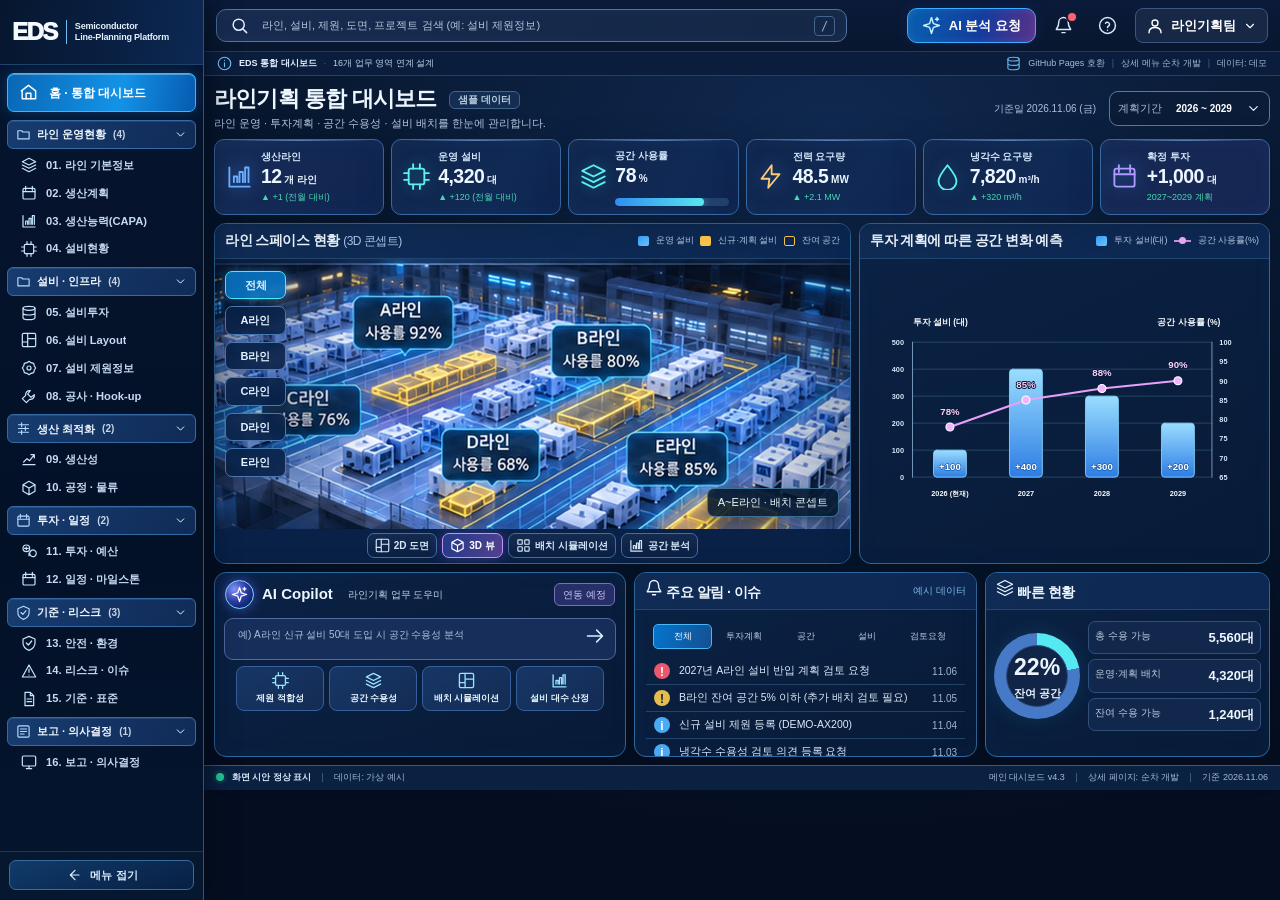
<file: index.html>
<!doctype html>
<html lang="ko">
<head>
  <meta charset="utf-8" />
  <meta name="viewport" content="width=device-width, initial-scale=1" />
  <meta name="color-scheme" content="dark" />
  <meta name="theme-color" content="#07152f" />
  <meta name="description" content="EDS 라인기획 통합관리 플랫폼 메인 대시보드 — 16개 업무 영역 연계용 UI" />
  <title>EDS 라인기획 통합관리 플랫폼</title>
  <link rel="stylesheet" href="./style.css" />
  <link rel="stylesheet" href="./nav.css" />
  <script src="./nav.js" defer></script>
  <script src="./app.js" defer></script>
</head>
<body>
  <!-- Offline-compatible SVG icon set. No external icon or font CDN required. -->
  <svg class="svg-sprite" xmlns="http://www.w3.org/2000/svg" aria-hidden="true">
    <symbol id="i-home" viewBox="0 0 24 24"><path d="m3 10 9-7 9 7v10a1 1 0 0 1-1 1h-5v-7H9v7H4a1 1 0 0 1-1-1z"/></symbol>
    <symbol id="i-search" viewBox="0 0 24 24"><circle cx="11" cy="11" r="7"/><path d="m16 16 5 5"/></symbol>
    <symbol id="i-bell" viewBox="0 0 24 24"><path d="M18 8a6 6 0 0 0-12 0c0 7-3 7-3 9h18c0-2-3-2-3-9M10 21h4"/></symbol>
    <symbol id="i-help" viewBox="0 0 24 24"><circle cx="12" cy="12" r="10"/><path d="M9.5 9a2.8 2.8 0 0 1 5 1.6c0 2-2.5 2.2-2.5 4M12 18h.01"/></symbol>
    <symbol id="i-user" viewBox="0 0 24 24"><circle cx="12" cy="8" r="4"/><path d="M4 21c0-4.5 3-7 8-7s8 2.5 8 7"/></symbol>
    <symbol id="i-chevron" viewBox="0 0 24 24"><path d="m6 9 6 6 6-6"/></symbol>
    <symbol id="i-menu" viewBox="0 0 24 24"><path d="M3 6h18M3 12h18M3 18h18"/></symbol>
    <symbol id="i-close" viewBox="0 0 24 24"><path d="M5 5 19 19M19 5 5 19"/></symbol>
    <symbol id="i-grid" viewBox="0 0 24 24"><rect x="3" y="3" width="7" height="7" rx="1"/><rect x="14" y="3" width="7" height="7" rx="1"/><rect x="3" y="14" width="7" height="7" rx="1"/><rect x="14" y="14" width="7" height="7" rx="1"/></symbol>
    <symbol id="i-layers" viewBox="0 0 24 24"><path d="m12 2 10 5-10 5L2 7zM2 12l10 5 10-5M2 17l10 5 10-5"/></symbol>
    <symbol id="i-cpu" viewBox="0 0 24 24"><rect x="5" y="5" width="14" height="14" rx="2"/><path d="M9 1v4M15 1v4M9 19v4M15 19v4M1 9h4M1 15h4M19 9h4M19 15h4"/></symbol>
    <symbol id="i-zap" viewBox="0 0 24 24"><path d="m13 2-9 12h7l-1 8 10-12h-7z"/></symbol>
    <symbol id="i-droplet" viewBox="0 0 24 24"><path d="M12 2c-4 5-8 10-8 14a8 8 0 0 0 16 0c0-4-4-9-8-14z"/></symbol>
    <symbol id="i-calendar" viewBox="0 0 24 24"><rect x="3" y="5" width="18" height="16" rx="2"/><path d="M7 2v6M17 2v6M3 10h18"/></symbol>
    <symbol id="i-chart" viewBox="0 0 24 24"><path d="M3 21V4M3 21h18M7 17v-5h3v5M12 17V8h3v9M17 17V4h3v13"/></symbol>
    <symbol id="i-factory" viewBox="0 0 24 24"><path d="M2 21V9l7 4V9l7 4V4h6v17zM6 17h2M12 17h2M18 17h2"/></symbol>
    <symbol id="i-file" viewBox="0 0 24 24"><path d="M6 2h8l5 5v15H6zM14 2v5h5M9 12h7M9 16h7"/></symbol>
    <symbol id="i-wrench" viewBox="0 0 24 24"><path d="M14 4a6 6 0 0 0-7 7L2 16l6 6 5-5a6 6 0 0 0 7-7l-5 4-5-5z"/></symbol>
    <symbol id="i-box" viewBox="0 0 24 24"><path d="m12 2 9 5-9 5-9-5zM3 7v10l9 5 9-5V7M12 12v10"/></symbol>
    <symbol id="i-clipboard" viewBox="0 0 24 24"><rect x="5" y="4" width="14" height="18" rx="2"/><rect x="9" y="2" width="6" height="4" rx="1"/><path d="M8 11h8M8 15h8"/></symbol>
    <symbol id="i-shield" viewBox="0 0 24 24"><path d="M12 2 21 6v6c0 6-4 9-9 11-5-2-9-5-9-11V6zM8 12l3 3 5-6"/></symbol>
    <symbol id="i-alert" viewBox="0 0 24 24"><path d="M12 3 2 21h20zM12 9v5M12 18h.01"/></symbol>
    <symbol id="i-sparkles" viewBox="0 0 24 24"><path d="m12 2 2.4 7.6L22 12l-7.6 2.4L12 22l-2.4-7.6L2 12l7.6-2.4zM19 2v4M17 4h4"/></symbol>
    <symbol id="i-arrow" viewBox="0 0 24 24"><path d="M3 12h18m-7-7 7 7-7 7"/></symbol>
    <symbol id="i-layout" viewBox="0 0 24 24"><rect x="2" y="2" width="20" height="20" rx="2"/><path d="M10 2v20M10 10h12M2 15h8"/></symbol>
    <symbol id="i-activity" viewBox="0 0 24 24"><path d="M2 12h5l3-8 4 16 3-8h5"/></symbol>
    <symbol id="i-list" viewBox="0 0 24 24"><path d="M8 6h13M8 12h13M8 18h13M3 6h.01M3 12h.01M3 18h.01"/></symbol>
    <symbol id="i-clock" viewBox="0 0 24 24"><circle cx="12" cy="12" r="10"/><path d="M12 6v6l4 3"/></symbol>
    <symbol id="i-info" viewBox="0 0 24 24"><circle cx="12" cy="12" r="10"/><path d="M12 11v6M12 7h.01"/></symbol>
    <symbol id="i-database" viewBox="0 0 24 24"><ellipse cx="12" cy="5" rx="9" ry="3"/><path d="M3 5v14c0 2 4 3 9 3s9-1 9-3V5M3 12c0 4 18 4 18 0"/></symbol>
    <symbol id="i-lock" viewBox="0 0 24 24"><rect x="5" y="10" width="14" height="12" rx="2"/><path d="M8 10V7a4 4 0 0 1 8 0v3M12 15v3"/></symbol>
    <symbol id="i-image" viewBox="0 0 24 24"><rect x="3" y="3" width="18" height="18" rx="2"/><circle cx="8" cy="9" r="2"/><path d="m3 18 5-5 4 4 4-6 5 6"/></symbol>
    <symbol id="i-external" viewBox="0 0 24 24"><path d="M13 4h7v7M20 4l-9 9M20 14v6H4V4h6"/></symbol>
    <symbol id="i-volume" viewBox="0 0 24 24"><path d="M4 9h4l5-5v16l-5-5H4zM17 9a5 5 0 0 1 0 6"/></symbol>
  </svg>

  <div class="app-shell" id="appShell">
    <aside class="sidebar eds-side" id="sidebar" aria-label="공통 사이드 메뉴"><div id="edsSideMount"></div></aside>

    <div class="workspace">
      <header class="topbar">
        <div class="topbar-left">
          <button class="icon-button mobile-menu" id="menuToggle" type="button" aria-label="사이드 메뉴 열기"><svg><use href="#i-menu"/></svg></button>
          <div class="topbar-mini-brand">EDS <span>LINE PLANNING</span></div>
        </div>
        <div class="global-search" id="searchWrap">
          <svg aria-hidden="true"><use href="#i-search"/></svg>
          <label class="sr-only" for="globalSearch">라인·설비·제원·도면·프로젝트 검색</label>
          <input id="globalSearch" type="search" autocomplete="off" placeholder="라인, 설비, 제원, 도면, 프로젝트 검색 (예: 설비 제원정보)" />
          <kbd>/</kbd>
          <div class="search-results" id="searchResults" hidden></div>
        </div>
        <div class="header-actions">
          <button class="ai-button" id="aiRequest" type="button"><svg><use href="#i-sparkles"/></svg><span>AI 분석 요청</span></button>
          <button class="icon-button" id="notificationsBtn" type="button" title="주요 알림으로 이동" aria-label="주요 알림으로 이동"><svg><use href="#i-bell"/></svg><i class="notification-dot"></i></button>
          <button class="icon-button optional-icon" id="helpBtn" type="button" title="도움말" aria-label="도움말"><svg><use href="#i-help"/></svg></button>
          <button class="account-button" id="accountBtn" type="button"><svg><use href="#i-user"/></svg><span>라인기획팀</span><svg class="chevron"><use href="#i-chevron"/></svg></button>
        </div>
      </header>

      <div class="subbar"><span class="subbar-item"><svg><use href="#i-info"/></svg><b>EDS 통합 대시보드</b><span class="subbar-sep">·</span> 16개 업무 영역 연계 설계</span><span class="subbar-item subbar-right"><svg><use href="#i-database"/></svg> GitHub Pages 호환 <span class="subbar-sep">|</span> 상세 메뉴 순차 개발 <span class="subbar-sep">|</span> 데이터: 데모</span></div>

      <main id="mainContent" tabindex="-1"></main>

      <footer class="status-footer"><span><span class="status-dot"></span> <b>화면 시안 정상 표시</b> <span class="footer-pipe">|</span> 데이터: 가상 예시</span><span>메인 대시보드 v4.3 <span class="footer-pipe">|</span> 상세 페이지: 순차 개발 <span class="footer-pipe">|</span> <span id="currentDate"></span></span></footer>
    </div>
  </div>
  <div class="mobile-backdrop" id="mobileBackdrop" hidden></div>

  <dialog id="infoDialog" class="info-dialog" aria-labelledby="dialogTitle">
    <div class="dialog-head"><div class="dialog-icon"><svg><use href="#i-info"/></svg></div><h2 id="dialogTitle">기능 안내</h2><button class="icon-button" id="dialogClose" type="button" aria-label="닫기"><svg><use href="#i-close"/></svg></button></div>
    <div class="dialog-body" id="dialogBody"></div>
    <div class="dialog-actions"><button class="button button-primary" id="dialogOk" type="button">확인</button></div>
  </dialog>
</body>
</html>
</file>
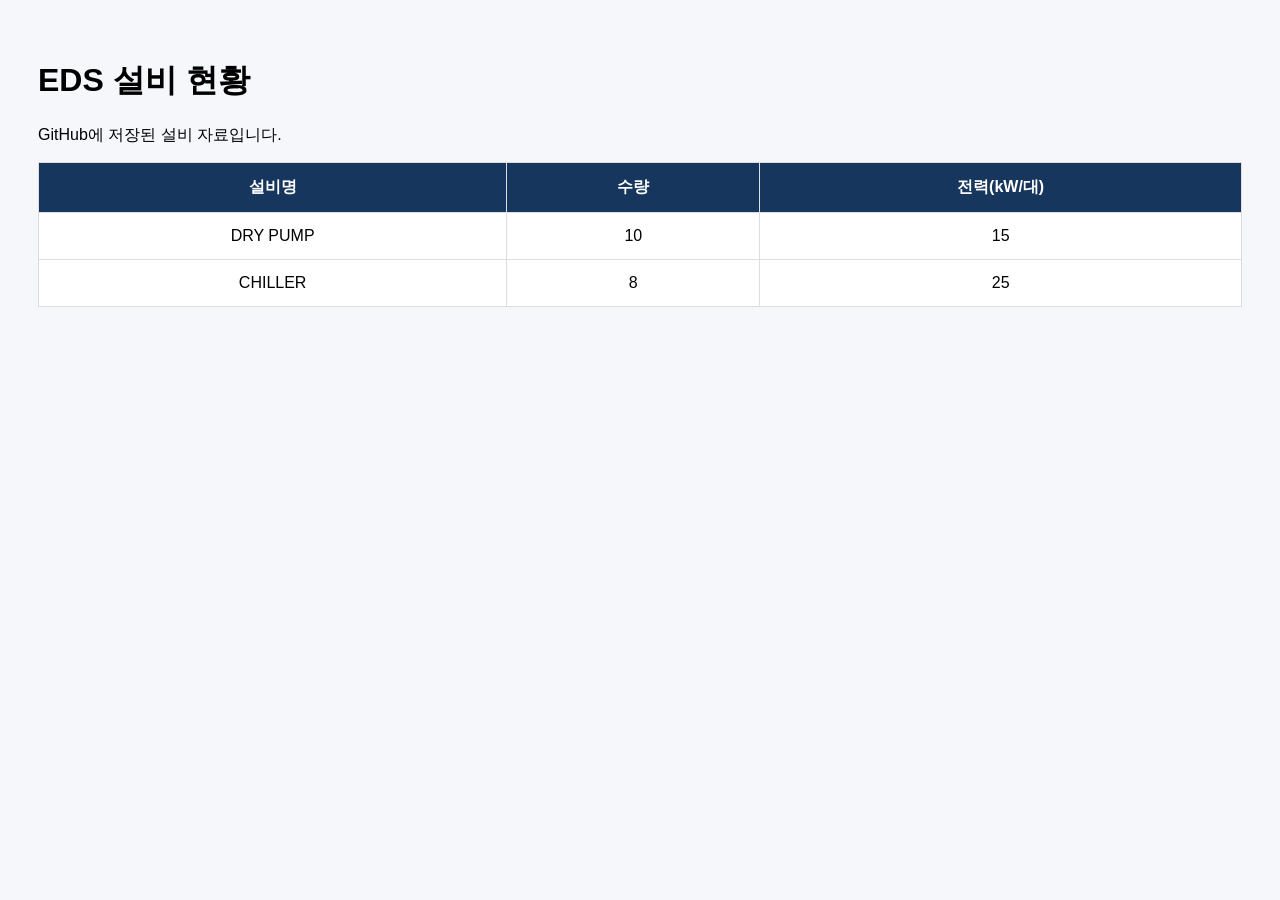
<file: equipment.html>
<!DOCTYPE html>
<html lang="ko">
<head>
  <meta charset="UTF-8">
  <title>EDS 설비 현황</title>
  <style>
    body {
      font-family: Arial, sans-serif;
      padding: 30px;
      background: #f5f7fb;
    }
    table {
      width: 100%;
      border-collapse: collapse;
      background: white;
    }
    th, td {
      padding: 14px;
      border: 1px solid #ddd;
      text-align: center;
    }
    th {
      background: #17365d;
      color: white;
    }
  </style>
</head>
<body>

<h1>EDS 설비 현황</h1>
<p>GitHub에 저장된 설비 자료입니다.</p>

<table>
  <thead>
    <tr>
      <th>설비명</th>
      <th>수량</th>
      <th>전력(kW/대)</th>
    </tr>
  </thead>
  <tbody id="equipment-list"></tbody>
</table>

<p id="message"></p>

<script>
fetch("./data/equipment.json")
  .then(response => {
    if (!response.ok) {
      throw new Error("자료를 찾을 수 없습니다.");
    }
    return response.json();
  })
  .then(data => {
    const list = document.getElementById("equipment-list");

    data.forEach(item => {
      const row = document.createElement("tr");

      [item.name, item.quantity, item.powerKW].forEach(value => {
        const cell = document.createElement("td");
        cell.textContent = value;
        row.appendChild(cell);
      });

      list.appendChild(row);
    });
  })
  .catch(error => {
    document.getElementById("message").textContent =
      "자료 불러오기 실패: " + error.message;
  });
</script>

</body>
</html>
</file>
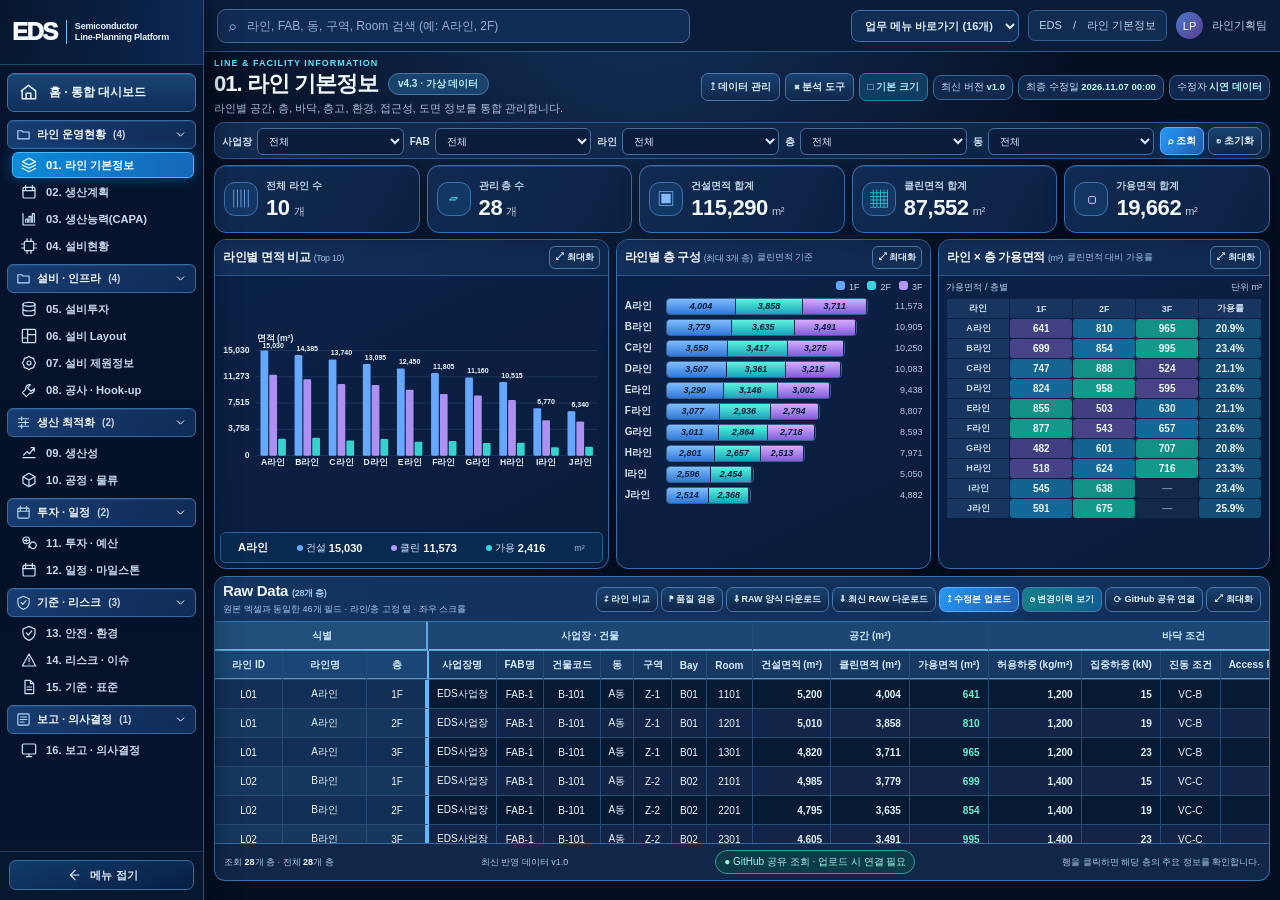
<file: line-info.html>
<!doctype html>
<html lang="ko">
<head>
<meta charset="UTF-8" />
<meta name="viewport" content="width=device-width, initial-scale=1" />
<meta name="color-scheme" content="dark" />
<title>01. 라인 기본정보 | EDS Line Planning</title>
<style>
[hidden]{display:none!important}

:root{--page:#050f22;--panel:#0b2040;--panel2:#0e2a51;--edge:#2a5b93;--edge2:#20436f;--tx:#f0f7ff;--muted:#a1b8d6;--cyan:#3ad6df;--blue:#65a7ff;--purple:#b695ff;--green:#43d2aa;--red:#ff8493;--yellow:#ffc778;--aside:226px;--top:66px;--rad:12px}
*{box-sizing:border-box}body{margin:0;min-height:100vh;font-family:Pretendard,"Noto Sans KR","Malgun Gothic",Arial,sans-serif;color:var(--tx);background:radial-gradient(ellipse at 50% -40%,#183d70 0,transparent 54%),var(--page);font-size:13px}button,input,select,textarea{font:inherit}button{cursor:pointer}button:disabled{opacity:.45;cursor:not-allowed}button:focus-visible,input:focus-visible,select:focus-visible{outline:2px solid #83eaf4;outline-offset:2px}a{color:inherit;text-decoration:none}.shell{display:grid;grid-template-columns:var(--aside) minmax(0,1fr);min-height:100vh}.side{position:sticky;top:0;max-height:100vh;overflow:auto;border-right:1px solid #295387;background:linear-gradient(180deg,#0b1e41 0%,#06162f 100%);z-index:5}.brand{height:69px;border-bottom:1px solid #254675;padding:16px 14px;display:flex;align-items:center;gap:9px}.brand-mark{width:35px;height:35px;border:1px solid #59bdfb;background:linear-gradient(140deg,#133666,#061b3b);display:grid;place-items:center;border-radius:7px;font-weight:950;color:#63c8ff;letter-spacing:-2px;font-size:18px}.brand strong{font-size:15px;letter-spacing:-.6px;display:block}.brand small{font-size:9px;color:#b2cee9;display:block;margin-top:3px}.nav-home{margin:12px 9px 14px;padding:10px 12px;display:flex;gap:10px;color:#bed5eb;background:#0e2a53;border:1px solid #315e94;border-radius:9px;font-weight:750}.nav-section{margin:13px 8px 0;padding:11px 7px 5px;color:#80b4e7;font-size:10px;font-weight:800;border-top:1px solid #1e3e6b;letter-spacing:.3px}.nav-item{display:flex;align-items:center;gap:9px;margin:3px 9px;padding:9px 11px;color:#a9c4e3;font-size:11.5px;border-radius:8px}.nav-item:hover{background:#103360}.nav-item.active{background:linear-gradient(95deg,#1579d5,#1854a5);border:1px solid #3ba6ff;color:#fff;box-shadow:0 0 14px #1674cb36;font-weight:800}.nav-bullet{width:21px;height:21px;display:grid;place-items:center;font-size:10px;background:#18385e;border:1px solid #365982;border-radius:6px;flex:0 0 auto}.nav-item.active .nav-bullet{background:#236eb7;border-color:#7ac9ff}.side-end{margin:20px 13px;padding:13px 10px;border-radius:9px;background:#10264b;border:1px solid #284b73;color:#92b1d0;font-size:10px;line-height:1.7}.content{min-width:0}.topbar{height:var(--top);border-bottom:1px solid #295787;display:flex;align-items:center;justify-content:space-between;padding:0 19px;background:#091d3b;gap:14px}.top-search{width:min(470px,47%);display:flex;align-items:center;gap:9px;border:1px solid #456b98;background:#112c54;border-radius:9px;padding:10px 13px;color:#84c4fb}.top-search input{width:100%;min-width:30px;border:0;outline:0;background:transparent;color:#eef7ff;font-size:12px}.top-search input::placeholder{color:#94b0d0}.top-actions{display:flex;align-items:center;gap:9px;color:#bcd3ea;font-size:11px}.top-tag{padding:7px 10px;border:1px solid #325d8c;border-radius:7px;background:#102c50}.avatar{width:27px;height:27px;border-radius:50%;display:grid;place-items:center;background:linear-gradient(130deg,#4a78cf,#593d8b);font-size:11px;color:white}.main{padding:20px 19px 27px;max-width:1900px;margin:auto}.page-head{display:flex;justify-content:space-between;align-items:flex-start;gap:12px;margin-bottom:13px}.title-pre{font-size:10px;color:#5de1fc;letter-spacing:1px;font-weight:850;margin-bottom:4px}.page-head h1{font-size:25px;letter-spacing:-1px;margin:0 0 5px}.page-head p{color:#a8bed9;font-size:12px;margin:0}.version-top{display:flex;align-items:center;gap:7px;flex-wrap:wrap;justify-content:flex-end}.version-top span{background:#10284e;border:1px solid #376492;padding:8px 11px;border-radius:8px;color:#c6dcef;font-size:10.5px}.version-top strong{color:#b8f8ff}.demo-label{display:inline-flex;align-items:center;border:1px solid #4777a1;background:#19436a;color:#b6ecff;border-radius:15px;padding:3px 9px;font-size:10px;vertical-align:4px;margin-left:5px;letter-spacing:0}.filters{display:flex;align-items:end;flex-wrap:wrap;gap:10px;border:1px solid var(--edge);border-radius:10px;background:linear-gradient(110deg,#122b50,#0b2546);padding:11px 13px;margin-bottom:12px}.filter-field{display:flex;align-items:center;gap:8px;min-width:132px;flex:1}.filter-field label{white-space:nowrap;color:#d6e8fa;font-weight:800;font-size:11px}.filter-field select{min-width:0;width:100%;height:31px;color:#dcecff;border:1px solid #466e9b;background:#0b1d3c;border-radius:6px;padding:0 7px;outline:none;font-size:11px}.filter-actions{display:flex;gap:7px;align-items:center}.btn{border:1px solid #4875aa;color:#dbedfd;background:linear-gradient(#17416f,#102749);border-radius:7px;padding:8px 11px;font-size:11px;font-weight:750;display:inline-flex;align-items:center;justify-content:center;gap:7px;white-space:nowrap}.btn:hover{filter:brightness(1.17)}.btn.primary{background:linear-gradient(120deg,#2798f5,#215cad);color:white;border-color:#5aaefe;box-shadow:0 3px 15px #216bd640}.btn.soft{background:#102a4e}.btn.success{background:linear-gradient(100deg,#127f86,#125d94)}.btn-icon{font-size:15px;line-height:1}.kpis{display:grid;grid-template-columns:repeat(5,minmax(0,1fr));gap:10px;margin-bottom:12px}.kpi{min-height:95px;position:relative;display:flex;gap:10px;align-items:center;padding:15px 13px;background:linear-gradient(120deg,#112a51,#0c2144);border:1px solid #3670af;border-radius:var(--rad);box-shadow:0 4px 18px #0005,inset 0 1px #6d9de338}.kpi-icon{width:40px;height:40px;flex:0 0 auto;display:grid;place-items:center;background:#133765;border:1px solid #3974ae;border-radius:11px;font-size:20px;color:#85baff}.kpi:nth-child(2) .kpi-icon,.kpi:nth-child(4) .kpi-icon{color:var(--cyan)}.kpi:nth-child(5) .kpi-icon{color:#cbb1ff}.kpi-label{font-size:11px;color:#bfd4e9;font-weight:750;white-space:nowrap}.kpi-value{margin-top:7px;font-size:24px;font-weight:850;white-space:nowrap;line-height:1}.kpi-value small{font-size:12px;color:#bdcfe7;font-weight:500;margin-left:4px}.vis-grid{display:grid;grid-template-columns:1.14fr 1.05fr 1.02fr;gap:11px;margin-bottom:12px}.panel{border:1px solid #3470af;border-radius:12px;background:linear-gradient(155deg,#0b2248,#091c3b);box-shadow:0 4px 15px #0006;overflow:hidden;min-width:0}.panel-header{background:linear-gradient(95deg,#132f5b,#10274d);padding:11px 13px;min-height:45px;border-bottom:1px solid #2a578a;display:flex;gap:9px;align-items:center;justify-content:space-between}.panel-header h2{margin:0;font-size:13px;font-weight:850;letter-spacing:-.35px}.panel-header small{font-size:10px;color:#9cbfdf;font-weight:500}.legend{display:flex;gap:10px;flex-wrap:wrap}.legend span{display:flex;gap:5px;align-items:center;color:#b9d2e7;font-size:9px}.dot{width:9px;height:9px;border-radius:3px;background:var(--blue);display:inline-block}.dot.purple{background:var(--purple)}.dot.cyan{background:var(--cyan)}.chart-body{padding:8px 10px 11px;height:280px}.chart-body svg{display:block;width:100%;height:100%}.svg-tick{fill:#e0edff;font-size:16px;font-weight:700}.svg-number{fill:#f7fbff;font-weight:850;font-size:16px}.svg-axis{fill:#e2f0ff;font-size:16px;font-weight:750}.svg-grid{stroke:#32567e;stroke-width:.8}.floor-chart{padding:10px 12px;height:280px;overflow:auto}.floor-legend{display:flex;gap:10px;justify-content:flex-end;margin-bottom:11px;font-size:10px;color:#b3d5ef}.floor-legend .dot{margin-right:4px}.floor-row{display:grid;grid-template-columns:37px minmax(0,1fr) 56px;gap:8px;align-items:center;margin-bottom:11px}.floor-row .nm{font-size:11px;color:#d5e6fa;font-weight:750}.stack{display:flex;height:16px;width:100%;border-radius:4px;overflow:hidden;background:#1a365b;border:1px solid #385e8c}.stack i{display:block;min-width:0;border-right:1px solid #08254a;position:relative}.stack i:nth-child(1){background:linear-gradient(#7fbcff,#3179d9)}.stack i:nth-child(2){background:linear-gradient(#5ef2dc,#16a4bb)}.stack i:nth-child(3){background:linear-gradient(#d5acff,#825ed9)}.floor-row small{text-align:right;font-size:10px;color:#b2c8df}.heat-wrap{padding:9px 11px 11px;height:280px;overflow:auto}.heat-caption{font-size:10px;color:#b9d5ed;margin-bottom:9px;display:flex;justify-content:space-between}.heat-table{width:100%;border-collapse:separate;border-spacing:2px;font-size:10px;text-align:center}.heat-table th{padding:5px 2px;color:#ccddf2;font-weight:700;background:#17355e}.heat-table td{font-size:10px;padding:6px 1px;font-weight:800;border-radius:3px;color:#eefaff}.heat-table td.empty{background:#12294a;color:#6c91b5}.raw-block{margin-top:4px}.raw-title{display:flex;gap:10px;align-items:center;justify-content:space-between;padding:11px 12px;background:linear-gradient(100deg,#143460,#103059);border:1px solid #3674ad;border-radius:11px 11px 0 0;flex-wrap:wrap}.raw-title h2{font-size:15px;margin:0;letter-spacing:-.3px}.raw-title small{color:#9fc6e9;font-size:10px}.raw-actions{display:flex;gap:7px;align-items:center;flex-wrap:wrap}.table-holder{overflow:auto;max-height:380px;border:1px solid #356ca3;border-top:0;background:#071a34;scrollbar-color:#4782b8 #0a2445;scrollbar-width:thin}.raw-table{border-collapse:separate;border-spacing:0;width:max-content;min-width:100%;font-size:10.5px;font-variant-numeric:tabular-nums;table-layout:fixed}.raw-table th,.raw-table td{border-right:1px solid #254a76;border-bottom:1px solid #294a71;padding:9px 10px;text-align:center;white-space:nowrap}.raw-table thead th{position:sticky;top:29px;z-index:3;background:#153660;color:#d4edff;font-weight:800;font-size:10px}.raw-table thead tr.group-row th{top:0;height:29px;background:#1d4674;font-size:10px;color:#cbeaff;border-bottom:1px solid #5aa7d7}.raw-table tbody tr:nth-child(even){background:#102547}.raw-table tbody tr:hover{background:#1e4777}.raw-table td.number{text-align:right;font-weight:750;color:#dff6ff}.raw-table td.available{color:#68f1cf;font-weight:900}.raw-table .sticky1,.raw-table .sticky2,.raw-table .sticky3{position:sticky;z-index:4;background:#123055}.raw-table .sticky1{left:0;min-width:68px;max-width:68px}.raw-table .sticky2{left:68px;min-width:84px;max-width:84px}.raw-table .sticky3{left:152px;min-width:62px;max-width:62px;border-right:2px solid #61b9f9}.raw-table tbody tr:nth-child(even) .sticky1,.raw-table tbody tr:nth-child(even) .sticky2,.raw-table tbody tr:nth-child(even) .sticky3{background:#16375e}.raw-table thead tr.field-row .sticky1,.raw-table thead tr.field-row .sticky2,.raw-table thead tr.field-row .sticky3{z-index:6}.raw-table td.changed-cell{background:#2b5c5790!important;color:#78ffcb!important;box-shadow:inset 0 0 0 1px #42dba4}.raw-table td.added-cell{background:#134f6d;color:#8ce7ff}.raw-footer{border:1px solid #3672ab;border-top:0;border-radius:0 0 11px 11px;background:#10274a;display:flex;align-items:center;gap:15px;justify-content:space-between;flex-wrap:wrap;padding:9px 12px;color:#aac7df;font-size:10.5px}.raw-footer strong{color:#f5fcff}.footer-note{margin-top:10px;color:#769ec7;font-size:10px}.overlay{position:fixed;inset:0;background:#030c1ab8;z-index:20;display:flex;justify-content:flex-end}.overlay[hidden]{display:none}.drawer{width:min(680px,100vw);height:100%;background:linear-gradient(165deg,#102b52,#08182f);border-left:1px solid #4b85b5;box-shadow:-16px 0 45px #0009;display:flex;flex-direction:column}.drawer-head{display:flex;align-items:start;justify-content:space-between;padding:18px 20px 14px;border-bottom:1px solid #2b5b87;gap:10px}.drawer-head h2{font-size:21px;margin:0 0 5px}.drawer-head p{font-size:11px;color:#aac5e2;margin:0}.drawer-tabs{display:flex;gap:7px;padding:13px 20px;border-bottom:1px solid #2b557e}.tab{border:1px solid #386394;background:#142f55;border-radius:7px;color:#c7dcf2;padding:9px 14px;font-size:11px;font-weight:800}.tab.active{background:#2267b1;border-color:#7dbeff;color:white}.drawer-body{overflow:auto;padding:16px 20px 30px;flex:1}.history-row{display:grid;grid-template-columns:65px 1fr auto;gap:10px;align-items:center;border:1px solid #325c86;padding:12px;background:#10284a;border-radius:9px;margin-bottom:8px;cursor:pointer}.history-row.selected{border-color:#4ec8ed;background:#193d62}.history-row strong{font-size:13px;color:#dcf7ff}.history-row .muted{font-size:10px;color:#8eafd1;margin-top:4px}.history-row .badge{padding:4px 7px;border-radius:20px;font-size:9px;color:#8af6cf;background:#124e4c}.info-box{background:#0e2445;border:1px solid #365b85;padding:12px;border-radius:9px;margin:14px 0}.info-box .info-line{display:flex;justify-content:space-between;margin:6px 0;gap:10px;font-size:11px;color:#b5d3ec}.info-box strong{color:#fff}.diff-table{border-collapse:collapse;width:100%;font-size:10.5px}.diff-table th{background:#19365b;text-align:left;padding:9px}.diff-table td{padding:9px;border-bottom:1px solid #2c4c70}.diff-new{color:#8effcb;font-weight:800}.diff-old{color:#ffcbce}.history-raw{overflow:auto;max-height:300px;border:1px solid #356393;border-radius:8px}.history-raw table{border-collapse:collapse;width:max-content;min-width:100%;font-size:10px}.history-raw th,.history-raw td{white-space:nowrap;border:1px solid #23476a;padding:7px 9px}.history-raw th{background:#14385e}.shade{position:fixed;inset:0;background:#030b1bd0;display:flex;align-items:center;justify-content:center;z-index:30;padding:18px}.shade[hidden]{display:none}.dialog{width:min(620px,100%);max-height:min(96vh,900px);overflow:auto;border:1px solid #67b5e8;background:linear-gradient(145deg,#13345e,#0b1b39);box-shadow:0 25px 100px #000d;border-radius:15px}.modal-header{display:flex;align-items:center;justify-content:space-between;padding:18px 21px;border-bottom:1px solid #355f8f}.modal-header h2{margin:0;font-size:19px}.modal-body{padding:19px 21px}.field{margin-bottom:15px}.field label{display:block;font-size:12px;margin-bottom:7px;color:#dbefff;font-weight:750}.req{color:#ffa7a7}.field input,.field textarea{width:100%;border:1px solid #4c759f;background:#071c38;color:#eefaff;border-radius:8px;padding:12px;font-size:12px;outline:0}.field input:focus,.field textarea:focus{border-color:#71d6ff}.field textarea{resize:vertical;min-height:72px}.upload-box{display:grid;place-items:center;border:1px dashed #66a0ce;padding:19px;cursor:pointer;border-radius:9px;text-align:center;background:#0b2b50;margin-bottom:14px}.upload-box strong{font-size:12px}.upload-box small{display:block;color:#8aafd1;margin-top:5px;font-size:11px}.upload-box input{display:none}.dialog-actions{display:flex;gap:8px;justify-content:flex-end;padding:15px 21px;border-top:1px solid #365f8e}.notice{border:1px solid #39618c;padding:11px 13px;border-radius:8px;background:#142d4f;color:#b7d3e8;line-height:1.6;font-size:11px}.notice.warning{border-color:#946534;background:#42301555;color:#ffe1b9}.valid-summary{display:flex;gap:7px;flex-wrap:wrap;margin:14px 0}.valid-pill{background:#104a54;border:1px solid #278fa6;border-radius:18px;padding:7px 10px;color:#b9eeef;font-size:11px}.valid-pill.warn{background:#562e3d;border-color:#ac6773;color:#ffd3da}.toast{position:fixed;left:50%;bottom:24px;transform:translateX(-50%);padding:11px 17px;background:#173f6c;border:1px solid #6dbeed;border-radius:10px;box-shadow:0 9px 30px #000a;z-index:60;min-width:270px;text-align:center;font-size:12px}.toast[hidden]{display:none}.xs{font-size:10px;color:#a7c2dd}.mobile-nav{display:none}.section-minor{margin:0 0 10px;font-size:13px;color:#f5fbff}.outcome{color:#8bdeff}.loading{opacity:.6;pointer-events:none}
@media(max-width:1450px){:root{--aside:208px}.vis-grid{grid-template-columns:1fr 1fr}.vis-grid .panel:last-child{grid-column:1/-1}.heat-wrap{height:220px}.chart-body,.floor-chart{height:256px}.kpis{grid-template-columns:repeat(3,minmax(0,1fr))}.kpi{min-height:79px}}
@media(max-width:1100px){:root{--aside:0px}.shell{grid-template-columns:1fr}.side{display:none}.topbar{height:56px}.main{padding:14px}.mobile-nav{display:block;color:#d0eaff;padding:8px 10px;background:#143c6b;border:1px solid #4784bb;border-radius:6px}.top-search{width:min(480px,55%)}.page-head h1{font-size:22px}}
@media(max-width:720px){.top-search{display:none}.page-head{flex-direction:column}.version-top{justify-content:flex-start}.kpis{grid-template-columns:repeat(2,minmax(0,1fr))}.kpi{padding:11px;min-height:83px}.kpi-value{font-size:21px}.vis-grid{grid-template-columns:1fr}.vis-grid .panel:last-child{grid-column:auto}.raw-actions{width:100%}.raw-actions .btn{flex:1}.filters{gap:7px}.filter-field{min-width:140px}.panel-header{align-items:flex-start;flex-direction:column}.drawer-head h2{font-size:18px}.drawer{width:100vw}}

.sync-indicator{display:inline-flex;gap:4px;align-items:center;border-radius:12px;padding:4px 8px;border:1px solid #426c92;background:#122d50;color:#b7d3ec;font-size:10px;white-space:nowrap}
.sync-indicator.github{border-color:#319d9c;background:#0a3b46;color:#a2f3e6}
.sync-indicator.alert{border-color:#bd8f42;background:#46331c;color:#ffe2ad}
#syncShade .field{margin-top:10px}#syncShade .field input{width:100%;background:#081b35;color:#e6f5ff;border:1px solid #4b70a4;padding:9px 11px;border-radius:7px}
#syncShade code{color:#72d8fc}#syncMessage{white-space:pre-wrap}

/* v3.0: all-menu navigation and per-panel expand / collapse controls */
.sr-only{position:absolute;width:1px;height:1px;overflow:hidden;clip:rect(0,0,0,0);white-space:nowrap}
.quick-nav select{max-width:240px;border:1px solid #3975ae;border-radius:8px;color:#dcecff;background:#102c52;padding:8px 9px;font-weight:700;font-size:11px}
.quick-nav select option{background:#102849;color:#fff}
.panel-controls{display:flex;align-items:center;gap:4px;flex-wrap:wrap;justify-content:flex-end;margin-left:auto}
.panel-action{border:1px solid #4978a6;border-radius:6px;background:#122e54;color:#d9eaff;font-size:10px;font-weight:750;padding:5px 7px;white-space:nowrap}
.panel-action:hover{background:#1a5486;color:white}
.panel.adjustable-panel .panel-header{flex-wrap:wrap}
.panel.adjustable-panel.is-minimized>:not(.panel-header){display:none!important}
.raw-block.is-minimized .table-holder,.raw-block.is-minimized .raw-footer{display:none!important}
.adjustable-panel.is-maximized,.raw-block.is-maximized{position:fixed!important;inset:18px!important;width:auto!important;height:auto!important;z-index:1001!important;display:flex!important;flex-direction:column!important;margin:0!important;box-shadow:0 20px 70px #000b;background:#091e3d!important}
.adjustable-panel.is-maximized .chart-body,.adjustable-panel.is-maximized .floor-chart,.adjustable-panel.is-maximized .heat-wrap{flex:1;height:auto;max-height:none;min-height:0}
.adjustable-panel.is-maximized .chart-body svg{width:100%;height:100%}
.raw-block.is-maximized .table-holder{flex:1;max-height:none;height:auto}
body.panel-fullscreen{overflow:hidden}
@media(max-width:1120px){.quick-nav select{max-width:175px}}
@media(max-width:720px){.top-tag{display:none}.quick-nav select{max-width:140px;font-size:10px}.panel-controls{width:100%}.panel-action{font-size:9px}}

/* v3.0 numeric chart improvement: every series has an always-visible exact-value ledger. */
.svg-value{fill:#eaf7ff;font-size:13px;font-weight:850}
.chart-body{overflow:auto}
.chart-body svg{height:217px;min-height:217px;flex:none}
.exact-values{border-top:1px solid #24456e;padding:3px 4px;font-variant-numeric:tabular-nums}
.exact-hint{font-size:9px;color:#b6d8f4;margin-bottom:3px}
.exact-scroll{display:flex;gap:4px;overflow-x:auto;scrollbar-width:thin}
.exact-col{flex:0 0 59px;border:1px solid #2a598f;border-radius:3px;padding:2px;display:grid;gap:1px;text-align:center;font-size:10px;background:#0a2a52}
.exact-col b{color:white;font-size:10px}.exact-col span:nth-child(2){color:#9acaff}.exact-col span:nth-child(3){color:#d0baff}.exact-col span:nth-child(4){color:#5ee4e1}
.floor-row{margin-bottom:5px}
.floor-row .stack{height:18px}
.floor-row .stack i{display:flex;justify-content:center;align-items:center;overflow:hidden}
.floor-row .stack i b{font-size:9px;white-space:nowrap;font-weight:800;color:#041d34}
.adjustable-panel.is-maximized .chart-body svg{height:70%;min-height:0;width:100%}


/* v4.0: preserve original 16-menu dashboard; place upload/history in persistent right rail */
:root{--aside:208px}
.main{padding:10px 11px 9px}
.page-head{margin-bottom:8px;min-height:55px}
.page-head h1{font-size:24px}
.page-head p{margin-top:2px}
.version-top{gap:8px;flex-wrap:wrap}
.fit-btn{white-space:nowrap;padding:6px 10px;font-size:10px;color:#a8e7f8;background:#0f3c60;border:1px solid #267caa}
.filters{margin-bottom:8px;gap:7px;padding:6px 9px}
.filter-field{min-width:130px}
.kpis{margin-bottom:9px;gap:8px}
.kpi{min-height:77px;padding:10px 12px}
.kpi-value{font-size:25px}
.workspace-layout{display:grid;grid-template-columns:minmax(0,1fr) minmax(255px,282px);gap:9px;align-items:stretch}
.workspace-core{display:flex;flex-direction:column;min-width:0;gap:9px}
.vis-grid{display:grid;grid-template-columns:1.1fr 1fr 1.03fr;gap:9px;margin:0;min-height:290px}
.vis-grid .panel:last-child{grid-column:auto}
.panel-header{min-height:34px;padding:6px 8px;gap:4px;flex-wrap:wrap}
.panel-header h2{font-size:12px}
.panel-header small,.panel-header .legend{font-size:9px}
.panel-controls{gap:3px}
.panel-action{font-size:9px;padding:4px 5px}
.chart-body,.floor-chart,.heat-wrap{height:270px;max-height:none;min-height:0}
.chart-body svg{height:184px;min-height:184px}
.chart-body{padding:4px}
.exact-values{padding:2px 2px 0}
.exact-col{flex-basis:58px}
.floor-row{margin-bottom:4px}
.floor-row .stack{height:17px}
.floor-row .stack i b{font-size:9px}
.heat-wrap{overflow:auto}
.heat-table{font-size:10px}
.raw-block{min-width:0;margin:0}
.raw-title{gap:7px;padding:8px 10px;flex-wrap:wrap}
.raw-title h2{font-size:16px}
.raw-title small{font-size:9px}
.raw-actions{gap:4px}
.raw-actions .btn{font-size:9px;padding:5px 8px}
.raw-block .table-holder{height:204px;max-height:204px;overflow:auto}
.raw-table th{font-size:10px}
.raw-table td{font-size:10px}
.raw-footer{font-size:10px;padding:5px 9px;gap:8px}
.management-rail{display:flex;flex-direction:column;gap:9px;min-width:0}
.rail-card,.utility-card{background:linear-gradient(150deg,#0c254a,#071a35);border:1px solid #3173ad;border-radius:11px;box-shadow:inset 0 0 18px #2c84cf0c;overflow:hidden;min-width:0}
.rail-heading,.utility-head{padding:8px 11px;background:linear-gradient(95deg,#133b6c,#0e2d57);border-bottom:1px solid #2c5c91;display:flex;justify-content:space-between;align-items:center;gap:6px}
.rail-heading h2,.utility-head h2{font-size:13px;font-weight:850;margin:0;white-space:nowrap}
.rail-heading .mini-chip{font-size:9px;color:#76e7eb;white-space:nowrap}
.rail-form{display:grid;grid-template-columns:85px minmax(0,1fr);align-items:center;gap:8px 7px;padding:11px 11px 8px}
.rail-form label{font-weight:740;color:#d0e2f8;font-size:10px}
.rail-form label em{color:#ff939c;font-style:normal}
.rail-form input{width:100%;min-width:0;border:1px solid #4b709b;color:#f0f9ff;background:#0b284d;border-radius:6px;padding:7px 8px;font-size:11px;height:31px}
.rail-form input[type=file]{font-size:9px;padding:5px;height:auto}
.rail-form input[type=file]::file-selector-button{background:#1b568a;border:0;color:white;border-radius:4px;padding:3px;font-size:9px}
.rail-hint{grid-column:1/-1;font-size:10px;color:#9fc2e3;margin:2px 0;line-height:1.5}
.rail-primary{grid-column:1/-1;width:100%;font-size:11px;padding:9px}
.rail-meta{padding:0 11px 10px;display:flex;justify-content:space-between;align-items:center;gap:5px;font-size:9px;color:#8cc6e0}
.quiet-link{background:none;border:0;color:#a5d8ff;font-size:10px;text-decoration:underline;text-underline-offset:2px;cursor:pointer;white-space:nowrap}
.rail-history{flex:1;display:flex;flex-direction:column;min-height:0}
.rail-history-list{padding:7px 9px;display:flex;flex-direction:column;gap:5px;flex:1;overflow:auto;max-height:225px}
.rail-history-row{display:grid;grid-template-columns:15px 47px minmax(0,1fr);gap:5px;align-items:center;border:1px solid #2a5488;border-radius:6px;background:#0b2447;color:#dfebff;padding:6px 7px;width:100%;text-align:left}
.rail-history-row:hover,.rail-history-row.selected{border-color:#65baf4;background:#17426f}
.rail-history-row b{font-size:10px}.rail-history-row small{font-size:9px;color:#a1bfdf;display:block;white-space:nowrap;overflow:hidden;text-overflow:ellipsis}.rail-history-row .ver-date{font-size:9px;color:#cce3f7}
.rail-history-actions{display:flex;gap:4px;padding:9px;border-top:1px solid #224775}
.rail-history-actions .btn{flex:1;padding:6px 3px;font-size:9px;min-width:0}
.utility-grid{display:grid;grid-template-columns:1.4fr 1fr 1fr;gap:9px;margin-top:9px}
.utility-card{min-height:110px}
.utility-head{padding:7px 10px}
.utility-head small{font-size:9px;color:#9cbad7}
.steps,.utility-actions{padding:14px 9px;display:flex;gap:5px;align-items:center;justify-content:center}
.steps button,.utility-actions button{color:#e6f5ff;border:1px solid #327db0;background:#113d70;border-radius:7px;padding:9px 6px;font-size:10px;font-weight:800;white-space:normal;min-width:0}
.steps span{color:#81b7de}
.utility-actions button{flex:1;min-height:51px;font-size:10px}
.quality-messages{padding:6px 10px 0;display:grid;gap:3px}
.quality-row{display:flex;gap:7px;color:#e6efff;font-size:10px;align-items:center;padding:5px 7px;border:1px solid #255481;background:#0b2b54;border-radius:6px}
.quality-row .qty{font-weight:900;color:#ffce7d}
.quality-card>.quiet-link{margin:6px 10px 8px;text-align:left}
.footer-note{margin:7px 0 0;font-size:10px}
.compare-dialog{width:min(820px,96vw)}
.compare-pickers{display:grid;grid-template-columns:1fr 1fr;gap:13px;margin:15px 0}
.compare-pickers label{font-size:12px;font-weight:700;display:grid;gap:7px}
.compare-pickers select{border:1px solid #467eb5;border-radius:7px;padding:10px;background:#0b2a51;color:#f1f7ff;width:100%}
.compare-dialog .history-raw{max-height:440px}
.sidebar-collapse{display:block;background:linear-gradient(#16457a,#0a2e5a);border:1px solid #396caa;color:#dff1ff;border-radius:7px;padding:8px;width:calc(100% - 20px);margin:10px;font-size:11px;font-weight:750}
body.nav-compact{--aside:62px}
body.nav-compact .brand>div,body.nav-compact .side .nav-section,body.nav-compact .side .side-end,body.nav-compact .side .nav-home{display:none}
body.nav-compact .side .brand{justify-content:center;padding:8px 2px}
body.nav-compact .side .nav-item{font-size:0;text-align:center;padding:8px 1px;overflow:hidden}
body.nav-compact .side .nav-item .nav-bullet{font-size:10px;margin:0;display:inline-flex}
body.nav-compact .sidebar-collapse{font-size:0;padding:8px 2px}
body.nav-compact .sidebar-collapse:after{content:'⇥';font-size:20px}
body.fit-mode .main{padding-top:5px}
body.fit-mode .page-head{min-height:44px}
body.fit-mode .kpi{min-height:65px;padding:8px 10px}
body.fit-mode .kpi-value{font-size:22px}
body.fit-mode .filters{padding:3px 7px;margin-bottom:5px}
body.fit-mode .vis-grid{min-height:255px}
body.fit-mode .chart-body,body.fit-mode .floor-chart,body.fit-mode .heat-wrap{height:231px}
body.fit-mode .chart-body svg{height:154px;min-height:154px}
body.fit-mode .raw-block .table-holder{height:164px;max-height:164px}
body.fit-mode .utility-card{min-height:87px}
body.fit-mode .steps,body.fit-mode .utility-actions{padding:7px}
body.fit-mode .utility-head{padding:5px 8px}
@media(max-width:1500px){.workspace-layout{grid-template-columns:minmax(0,1fr) 254px}.vis-grid{grid-template-columns:repeat(3,minmax(0,1fr))}.panel-header h2{font-size:11px}.panel-action{font-size:9px}.kpi-value{font-size:21px}.rail-form{grid-template-columns:76px minmax(0,1fr)}.steps button{font-size:9px}}
@media(max-width:1200px){.workspace-layout{grid-template-columns:1fr}.management-rail{display:grid;grid-template-columns:1fr 1fr}.vis-grid{grid-template-columns:repeat(3,minmax(0,1fr))}.utility-grid{grid-template-columns:1fr 1fr}.quality-card{grid-column:1/-1}.rail-history-list{max-height:220px}}
@media(max-width:950px){.vis-grid{grid-template-columns:1fr 1fr}.vis-grid .panel:last-child{grid-column:1/-1}.utility-grid{grid-template-columns:1fr}}
@media(max-width:720px){.management-rail{display:flex}.workspace-layout{grid-template-columns:1fr}.vis-grid{grid-template-columns:1fr}.vis-grid .panel:last-child{grid-column:auto}.rail-form{grid-template-columns:84px minmax(0,1fr)}.steps{flex-wrap:wrap}.kpis{grid-template-columns:repeat(2,1fr)}.version-top{margin-top:5px}.fit-btn{display:none}}

/* v4.1 Adaptive compact desktop layout. Approved 5 KPIs + 3 charts + RAW remain unchanged. */
:root{--aside:204px;--top:52px;--v41-gap:7px}
html{scrollbar-gutter:auto}
body{overflow-x:hidden}
.side{scrollbar-width:thin;scrollbar-color:#4a81b7 #081b34}
.brand{height:54px;padding:10px 12px}.brand strong{font-size:13px}
.side .nav-home{margin:6px 9px 7px;padding:8px 11px}
.nav-section{margin:5px 8px 0;padding:8px 7px 2px;font-size:10px}
.nav-item{margin:1px 9px;padding:7px 9px;min-height:31px}
.side-end{margin:8px 12px;padding:6px 8px}
.sidebar-collapse{margin:6px 10px;width:calc(100% - 20px);padding:6px}
.topbar{height:var(--top);padding:0 13px;gap:10px}
.top-search{padding:8px 11px;max-width:500px;width:min(500px,45%)}
.main{max-width:none;width:100%;min-width:0;padding:8px 10px 10px}
.page-head{gap:7px;min-height:52px;margin-bottom:7px;align-items:center}
.title-pre{font-size:9px;margin-bottom:1px}.page-head h1{font-size:22px;margin-bottom:2px}.page-head p{font-size:11px}
.version-top{gap:5px;flex-wrap:wrap;align-items:center}.version-top span{padding:5px 7px;font-size:9.5px}.version-top .btn{padding:6px 8px;font-size:10px}
.filters{padding:5px 7px;margin-bottom:7px;gap:6px;flex-wrap:nowrap;min-height:37px}
.filter-field{min-width:0;flex:1 1 0;gap:5px}.filter-field label{font-size:10px}.filter-field select{height:27px;font-size:10px}
.filter-actions{flex:0 0 auto;gap:4px}.filter-actions .btn{padding:6px 7px;font-size:10px}
.kpis{display:grid!important;grid-template-columns:repeat(5,minmax(0,1fr))!important;gap:7px;margin-bottom:7px}
.kpi{min-width:0;min-height:71px;padding:9px 9px;gap:8px}.kpi-icon{width:34px;height:34px;font-size:18px}.kpi-label{font-size:10px}.kpi-value{font-size:clamp(17px,1.68vw,24px);margin-top:4px;letter-spacing:-.4px}.kpi-value small{font-size:11px}
.workspace-layout{display:block!important;min-width:0;max-width:100%}
.workspace-core{width:100%;display:flex;flex-direction:column;gap:7px;min-width:0}
.vis-grid{display:grid!important;grid-template-columns:minmax(0,1.25fr) minmax(0,1fr) minmax(0,1.05fr)!important;gap:7px;min-height:0!important;margin:0}
.vis-grid .panel:last-child{grid-column:auto!important}
.panel{min-width:0}
.panel-header{min-height:33px;padding:6px 8px;gap:4px;flex-wrap:nowrap!important}
.panel-header h2{font-size:clamp(10px,.95vw,13px);white-space:nowrap}.panel-header small{font-size:9px}
/* value legend lives inside the body so title/buttons remain legible */
.vis-grid .panel:first-child .panel-header .legend{display:none}
.panel-controls{display:flex;gap:2px;flex-wrap:nowrap}
.panel-action{padding:4px 5px;font-size:9px;white-space:nowrap}
.chart-body,.floor-chart,.heat-wrap{height:var(--v41-chart-h,240px)!important;max-height:none;min-height:0;overflow:hidden}
.chart-body{padding:3px 5px 5px;display:flex;flex-direction:column;min-width:0}
.chart-body svg{width:100%;height:calc(100% - 37px)!important;min-height:0!important;flex:1 1 auto;max-height:215px}
.exact-values{height:34px;flex:0 0 34px;padding:2px 3px;border-top:1px solid #27456b}
.exact-hint{font-size:9px;line-height:1.1;white-space:nowrap;overflow:hidden;text-overflow:ellipsis;margin:0 0 3px}
.exact-scroll{overflow-x:auto;overflow-y:hidden;padding-bottom:1px;scrollbar-width:thin;scrollbar-color:#376d9a transparent}
.exact-col{flex-basis:60px;padding:1px 2px;font-size:9px;line-height:1.15;grid-template-columns:1fr 1fr;gap:1px 2px}
.exact-col b{font-size:9px;grid-row:span 3;align-self:center}
.exact-col span{font-size:9px}
.floor-chart{padding:5px 8px}.floor-legend{margin-bottom:5px;gap:8px;font-size:9px}
.floor-row{grid-template-columns:37px minmax(0,1fr) 50px;gap:4px;margin-bottom:3px;min-height:18px}
.floor-row .nm{font-size:10px}.floor-row .stack{height:17px}.floor-row .stack i b{font-size:9px}
.floor-row small{font-size:9px}
.heat-wrap{padding:5px 7px}.heat-caption{font-size:9px;margin:0 0 4px}
.heat-table{font-size:10px;border-spacing:1px;table-layout:fixed}.heat-table th{padding:3px 2px;font-size:9px}.heat-table td{padding:4px 2px;font-size:10px}
.raw-block{min-width:0;margin:0}.raw-title{display:flex;align-items:center;gap:6px;padding:7px 9px;flex-wrap:wrap}
.raw-title h2{font-size:15px}.raw-title small{font-size:9px}
.raw-actions{gap:3px;justify-content:flex-end}.raw-actions .btn{font-size:9px;padding:5px 7px}
.raw-block .table-holder{height:var(--v41-raw-h,162px)!important;max-height:var(--v41-raw-h,162px)!important;overflow:auto}
.raw-table th,.raw-table td{padding:7px 8px}.raw-footer{padding:6px 9px;font-size:9px;gap:6px;flex-wrap:nowrap}
/* Management rail is accessible as a drawer, not a permanent 254px column. */
.manage-backdrop[hidden]{display:none!important}.manage-backdrop{position:fixed;inset:0;background:#000a;z-index:1100}
.management-rail{display:none!important;position:fixed!important;top:0;bottom:0;right:0;width:min(350px,100vw);max-height:100dvh;overflow-y:auto;z-index:1101;grid-template-columns:1fr!important;padding:8px;background:#07172f;box-shadow:-12px 0 46px #000b;align-content:start;gap:8px}
body.manage-open .management-rail{display:flex!important}
.manager-head{display:flex;justify-content:space-between;align-items:center;gap:10px;padding:5px 6px;color:#eff9ff}
.manager-head strong{font-size:15px}.manager-head .btn{padding:5px 9px}
.management-rail .rail-form{grid-template-columns:90px minmax(0,1fr)}
.management-rail .rail-history-list{max-height:260px;min-height:170px}
/* Legacy helper cards are optional instead of stealing screen height. All actions remain available. */
.utility-grid{display:none!important;margin-top:7px}
body.tools-open .utility-grid{display:grid!important;grid-template-columns:1.4fr 1fr 1fr}
body.tools-open .main{padding-bottom:14px}
body:not(.tools-open) .footer-note{display:none}
/* Normal fitted mode: monitor-specific heights, no vertical scrollbars inside charts. */
body.fit-mode{--v41-chart-h:clamp(205px,calc((100dvh - 485px)*0.89),292px);--v41-raw-h:clamp(118px,calc((100dvh - 625px)*0.85),222px)}
body.fit-mode .main{padding-top:6px}
body.fit-mode .page-head{min-height:47px;margin-bottom:6px}
body.fit-mode .filters{margin-bottom:6px}
body.fit-mode .kpis{margin-bottom:6px}
body.fit-mode .kpi{min-height:68px;padding:7px 9px}
body.fit-mode .vis-grid{margin:0}
body.fit-mode .chart-body,body.fit-mode .floor-chart,body.fit-mode .heat-wrap{height:var(--v41-chart-h,240px)!important}
body.fit-mode .chart-body svg{height:calc(100% - 34px)!important}
body.fit-mode .raw-block .table-holder{height:var(--v41-raw-h,145px)!important;max-height:var(--v41-raw-h,145px)!important}
body.fit-mode .raw-title{padding:5px 8px}
/* Enlarged charts and RAW must win over compact settings. */
.adjustable-panel.is-maximized,.raw-block.is-maximized{inset:10px!important;z-index:1500!important}
.adjustable-panel.is-maximized .chart-body,.adjustable-panel.is-maximized .floor-chart,.adjustable-panel.is-maximized .heat-wrap{height:auto!important;max-height:none!important;flex:1 1 auto;overflow:auto!important}
.adjustable-panel.is-maximized .chart-body svg{height:calc(100% - 70px)!important;max-height:none;min-height:280px!important}
.adjustable-panel.is-maximized .exact-values{height:67px;flex:0 0 67px}
.adjustable-panel.is-maximized .exact-col{flex-basis:85px;grid-template-columns:1fr}
.adjustable-panel.is-maximized .exact-col b{grid-row:auto}
.raw-block.is-maximized .table-holder,body.fit-mode .raw-block.is-maximized .table-holder{height:auto!important;max-height:none!important;flex:1 1 auto}
/* Collapse stays collapsed; never remove previously approved data. */
.adjustable-panel.is-minimized .chart-body,.adjustable-panel.is-minimized .floor-chart,.adjustable-panel.is-minimized .heat-wrap{display:none!important}
/* Avoid forcing five cards or three charts into narrow/mobile view. */
@media(max-width:1180px){.version-top span{display:none}.page-head{min-height:52px}.kpi{gap:5px;padding:7px}.kpi-icon{width:30px;height:30px}.kpi-value{font-size:19px}.vis-grid{grid-template-columns:1.25fr 1fr 1.1fr!important}.raw-title{align-items:flex-start}.raw-actions .btn{padding:5px}.top-search{width:40%}}
@media(max-width:1010px){:root{--aside:0px}.side{display:none}.shell{grid-template-columns:1fr}.topbar{height:54px}.kpis{grid-template-columns:repeat(5,minmax(0,1fr))!important}.vis-grid{grid-template-columns:repeat(3,minmax(0,1fr))!important}.raw-footer{flex-wrap:wrap}}
@media(max-width:820px){.page-head{flex-wrap:wrap}.filters{flex-wrap:wrap}.filter-field{min-width:130px}.kpis{grid-template-columns:repeat(3,minmax(0,1fr))!important}.vis-grid{grid-template-columns:1fr!important}.panel-header h2{font-size:13px}.chart-body,.floor-chart,.heat-wrap{height:280px!important}.chart-body svg{height:220px!important}.exact-values{height:46px;flex-basis:46px}.raw-title{flex-direction:column}.raw-actions{justify-content:flex-start}.manager-head{position:sticky;top:0;background:#07172f;z-index:2}}
@media(max-width:510px){.kpis{grid-template-columns:repeat(2,minmax(0,1fr))!important}.top-search{width:55%}.top-actions .top-tag{display:none}.version-top{justify-content:flex-start}}


/* Area comparison numeric legibility refinement (v4.1) */
body:not(.fit-mode){--v41-chart-h:310px;--v41-raw-h:300px}
#barChart .bar-hit{cursor:pointer}
#barChart .bar-hit:hover rect{filter:brightness(1.25)}
#barChart .area-summary{height:31px;flex:0 0 31px;display:flex;align-items:center;justify-content:space-around;gap:7px;background:#092a50;border:1px solid #2b6496;border-radius:5px;padding:0 6px;white-space:nowrap;color:#cbe6ff;overflow:hidden;font-size:10px}
#barChart .area-summary strong{color:#fff;font-size:11px}
#barChart .area-summary span{display:flex;align-items:center;gap:3px}
#barChart .area-summary b{font-variant-numeric:tabular-nums;font-size:11px;color:#f6fcff}
#barChart .area-summary .dot{width:6px;height:6px}
#barChart .area-summary .area-unit{color:#8fbdda;font-size:9px}
#barChart .exact-values{display:none}
#barChart svg{height:calc(100% - 33px)!important;max-height:none}
#barChart.is-maximized svg{height:calc(100% - 70px)!important}
.adjustable-panel.is-maximized #barChart .area-summary{display:none}
.adjustable-panel.is-maximized #barChart .exact-values{display:block;height:94px;flex:0 0 94px}
.adjustable-panel.is-maximized #barChart .exact-scroll{overflow-x:auto;align-items:stretch}
.adjustable-panel.is-maximized #barChart .exact-col{flex:1 0 90px;min-width:90px;grid-template-columns:1fr;line-height:1.25;padding:4px 6px;font-size:11px}
.adjustable-panel.is-maximized #barChart .exact-col span,.adjustable-panel.is-maximized #barChart .exact-col b{font-size:11px}
body.fit-mode #barChart svg{height:calc(100% - 33px)!important}
@media(max-width:820px){#barChart .area-summary{gap:3px;font-size:9px}#barChart .area-summary b{font-size:10px}}


/* v4.3: two states only — MAXIMIZE ↔ RESTORE. Panels fill viewport; content scales with space. */
.panel-action[data-panel-action="minimize"],button[data-panel-action="minimize"]{display:none!important}
.adjustable-panel.is-maximized,.raw-block.is-maximized{position:fixed!important;inset:8px!important;width:calc(100vw - 16px)!important;max-width:none!important;height:calc(100dvh - 16px)!important;max-height:none!important;z-index:2200!important;overflow:hidden!important;border:1px solid #64b5ed!important;border-radius:12px!important;display:flex!important;flex-direction:column!important;box-shadow:0 14px 70px #000c!important}
.adjustable-panel.is-maximized .panel-header{flex:0 0 auto;min-height:54px;padding:12px 18px!important}
.adjustable-panel.is-maximized .panel-header h2{font-size:19px!important}
.adjustable-panel.is-maximized .panel-action,.raw-block.is-maximized [data-panel-action="maximize"]{font-size:13px!important;padding:8px 15px!important}
.adjustable-panel.is-maximized .chart-body,.adjustable-panel.is-maximized .floor-chart,.adjustable-panel.is-maximized .heat-wrap{height:auto!important;min-height:0!important;max-height:none!important;flex:1 1 auto!important;overflow:hidden!important}
.adjustable-panel.is-maximized #barChart{display:grid;grid-template-rows:minmax(0,1fr) auto!important;padding:12px 22px 16px!important}
.adjustable-panel.is-maximized #barChart svg{width:100%!important;height:100%!important;max-height:none!important;min-height:0!important;align-self:stretch;display:block}
.adjustable-panel.is-maximized #barChart .exact-values{height:auto!important;flex:none!important;min-height:95px;padding-top:8px}
.adjustable-panel.is-maximized #barChart .exact-hint{font-size:12px!important;white-space:normal}
.adjustable-panel.is-maximized #barChart .exact-scroll{width:100%;display:grid;grid-template-columns:repeat(10,minmax(85px,1fr));overflow-x:auto;overflow-y:hidden;gap:6px}
.adjustable-panel.is-maximized #barChart .exact-col{flex:auto;min-width:85px;font-size:12px!important;border-radius:6px}
.adjustable-panel.is-maximized #barChart .exact-col span,.adjustable-panel.is-maximized #barChart .exact-col b{font-size:12px!important}
.adjustable-panel.is-maximized .floor-chart{display:flex;flex-direction:column;justify-content:space-between;padding:18px 27px!important;gap:7px}
.adjustable-panel.is-maximized .floor-legend{flex:0 0 auto;font-size:13px!important}
.adjustable-panel.is-maximized .floor-row{flex:1;min-height:28px;max-height:64px;grid-template-columns:65px minmax(0,1fr) 90px;gap:14px;margin:0}
.adjustable-panel.is-maximized .floor-row .nm,.adjustable-panel.is-maximized .floor-row small{font-size:15px!important;align-self:center}
.adjustable-panel.is-maximized .floor-row .stack{height:clamp(23px,3.3vh,38px)!important;align-self:center}
.adjustable-panel.is-maximized .floor-row .stack i b{font-size:12px!important}
.adjustable-panel.is-maximized .heat-wrap{display:flex;flex-direction:column;padding:18px 25px!important}
.adjustable-panel.is-maximized .heat-caption{flex:0 0 auto;font-size:13px!important;margin-bottom:13px}
.adjustable-panel.is-maximized .heat-table{flex:1 1 auto;height:100%;width:100%;table-layout:fixed}
.adjustable-panel.is-maximized .heat-table th,.adjustable-panel.is-maximized .heat-table td{font-size:clamp(12px,1.2vw,19px)!important}
.raw-block.is-maximized .raw-title{flex:0 0 auto;padding:14px 18px!important}
.raw-block.is-maximized .raw-title h2{font-size:21px}
.raw-block.is-maximized .table-holder,body.fit-mode .raw-block.is-maximized .table-holder{display:block;flex:1 1 auto!important;width:100%!important;min-width:0!important;min-height:0!important;height:auto!important;max-height:none!important;overflow:auto!important;border-color:#63a9dd}
.raw-block.is-maximized .raw-table{width:max-content!important;min-width:100%!important}
.raw-block.is-maximized .raw-table th,.raw-block.is-maximized .raw-table td{padding:12px 15px;font-size:12px}
.raw-block.is-maximized .raw-footer{flex:0 0 auto;padding:12px 16px;font-size:11px}
body.panel-fullscreen:after{content:"";position:fixed;inset:0;background:#010613b3;z-index:2100;pointer-events:none}
/* maximize graph fills view; keep scroll only for 46-column RAW sheet (not readability-destroying shrink). */
@media(max-width:800px){.adjustable-panel.is-maximized #barChart{padding:9px!important}.adjustable-panel.is-maximized #barChart .exact-scroll{grid-template-columns:repeat(10,minmax(86px,1fr))}.raw-block.is-maximized .raw-title{padding:9px!important}}


/* v4.3 RAW sticky: group-header row and field-header row must ALWAYS paint
   above the three frozen body columns, including after BOTH scroll directions. */
.raw-block .table-holder{isolation:isolate;overscroll-behavior:contain;position:relative}
.raw-table{--eds-group-row-height:29px}
.raw-table thead tr.group-row th{
  position:sticky!important;top:0!important;z-index:40!important;
  height:29px;min-height:29px;background:#1d4674!important;
  box-shadow:inset 0 -1px #72b7e3;
}
.raw-table thead tr.group-row th.group-frozen{
  left:0!important;z-index:65!important;background:#214e7a!important;
  box-shadow:inset -2px 0 #5ba9e5,inset 0 -1px #72b7e3;
}
.raw-table thead tr.field-row th{
  position:sticky!important;top:var(--eds-group-row-height)!important;
  z-index:48!important;background:#163964!important;
  box-shadow:inset 0 -1px #5b92bf;
}
.raw-table tbody td.sticky1,.raw-table tbody td.sticky2,.raw-table tbody td.sticky3{position:sticky!important;z-index:5!important;background:#123055}
.raw-table tbody tr:nth-child(even) td.sticky1,.raw-table tbody tr:nth-child(even) td.sticky2,.raw-table tbody tr:nth-child(even) td.sticky3{background:#16375e}
.raw-table tbody tr:hover td.sticky1,.raw-table tbody tr:hover td.sticky2,.raw-table tbody tr:hover td.sticky3{background:#20507a}
.raw-table thead tr.field-row th.sticky1,.raw-table thead tr.field-row th.sticky2,.raw-table thead tr.field-row th.sticky3{z-index:60!important;background:#1a4574!important}
.raw-table .sticky3{box-shadow:inset -2px 0 #62b8ff}

</style>
<link rel="stylesheet" href="./nav.css" />
<script src="./nav.js" defer></script>
</head>
<body data-eds-route="lines">
<div class="shell">
  <aside class="side eds-side" id="sidebar" aria-label="공통 사이드 메뉴"><div id="edsSideMount"></div></aside>
  <div class="content">
    <header class="topbar"><button class="mobile-nav" id="mobileHome" title="메인 대시보드로 이동">⌂</button><div class="top-search">⌕ <input id="globalSearch" placeholder="라인, FAB, 동, 구역, Room 검색 (예: A라인, 2F)" autocomplete="off"/></div><div class="top-actions"><label class="quick-nav"><span class="sr-only">업무 메뉴 바로가기</span><select id="moduleJump" aria-label="전체 16개 업무 메뉴 이동"><option value="">업무 메뉴 바로가기 (16개)</option><option value="./line-info.html">01. 라인 기본정보</option><option value="./index.html#/production">02. 생산계획</option><option value="./index.html#/capacity">03. 생산능력(CAPA)</option><option value="./index.html#/equipment">04. 설비현황</option><option value="./index.html#/investment">05. 설비투자</option><option value="./index.html#/layout">06. 설비 Layout</option><option value="./index.html#/specs">07. 설비 제원정보</option><option value="./index.html#/hookup">08. 공사 · Hook-up</option><option value="./index.html#/productivity">09. 생산성</option><option value="./index.html#/process">10. 공정 · 물류</option><option value="./index.html#/budget">11. 투자 · 예산</option><option value="./index.html#/milestones">12. 일정 · 마일스톤</option><option value="./index.html#/safety">13. 안전 · 환경</option><option value="./index.html#/issues">14. 리스크 · 이슈</option><option value="./index.html#/standards">15. 기준 · 표준</option><option value="./index.html#/reports">16. 보고 · 의사결정</option></select></label><span class="top-tag">EDS　/　라인 기본정보</span><span class="avatar">LP</span><span>라인기획팀</span></div></header>
    <main class="main">
      <div class="page-head">
        <div><div class="title-pre">LINE & FACILITY INFORMATION</div><h1>01. 라인 기본정보 <span class="demo-label">v4.3 · 가상 데이터</span></h1><p>라인별 공간, 층, 바닥, 층고, 환경, 접근성, 도면 정보를 통합 관리합니다.</p></div>
        <div class="version-top"><button type="button" class="btn toolbar-aux" id="openManager" aria-expanded="false" title="Excel 업로드·버전 관리 패널 열기">↥ 데이터 관리</button><button type="button" class="btn toolbar-aux" id="toggleTools" aria-expanded="false" title="라인 비교·데이터 품질 도구 보기">⌘ 분석 도구</button><button class="btn fit-btn" id="fitScreen" type="button" title="모니터에 대시보드 맞추기">▣ 한 화면 맞춤</button><span>최신 버전 <strong id="topVersion">v1.2</strong></span><span>최종 수정일 <strong id="lastEditDate">—</strong></span><span>수정자 <strong id="lastEditor">—</strong></span></div>
      </div>
      <section class="filters" aria-label="조회 필터">
        <div class="filter-field"><label for="fSite">사업장</label><select id="fSite"></select></div>
        <div class="filter-field"><label for="fFab">FAB</label><select id="fFab"></select></div>
        <div class="filter-field"><label for="fLine">라인</label><select id="fLine"></select></div>
        <div class="filter-field"><label for="fFloor">층</label><select id="fFloor"></select></div>
        <div class="filter-field"><label for="fDong">동</label><select id="fDong"></select></div>
        <div class="filter-actions"><button class="btn primary" id="applyFilter">⌕ 조회</button><button class="btn" id="resetFilter">↻ 초기화</button></div>
      </section>
      <section class="kpis" aria-label="주요 공간 현황">
        <article class="kpi"><div class="kpi-icon">▥</div><div><div class="kpi-label">전체 라인 수</div><div class="kpi-value"><span id="kpiLines">—</span><small>개</small></div></div></article>
        <article class="kpi"><div class="kpi-icon">▱</div><div><div class="kpi-label">관리 층 수</div><div class="kpi-value"><span id="kpiFloors">—</span><small>개</small></div></div></article>
        <article class="kpi"><div class="kpi-icon">▣</div><div><div class="kpi-label">건설면적 합계</div><div class="kpi-value"><span id="kpiBuilt">—</span><small>m²</small></div></div></article>
        <article class="kpi"><div class="kpi-icon">▦</div><div><div class="kpi-label">클린면적 합계</div><div class="kpi-value"><span id="kpiClean">—</span><small>m²</small></div></div></article>
        <article class="kpi"><div class="kpi-icon">▢</div><div><div class="kpi-label">가용면적 합계</div><div class="kpi-value"><span id="kpiAvail">—</span><small>m²</small></div></div></article>
      </section>
      <div class="workspace-layout"><div class="workspace-core"><section class="vis-grid" aria-label="공간 분석 그래프">
        <div class="panel adjustable-panel"><div class="panel-header"><h2>라인별 면적 비교 <small>(Top 10)</small></h2><div class="legend"><span><i class="dot"></i> 건설면적</span><span><i class="dot purple"></i> 클린면적</span><span><i class="dot cyan"></i> 가용면적</span></div><div class="panel-controls"><button type="button" class="panel-action" data-panel-action="maximize" title="최대화 또는 원래대로" aria-label="최대화">⤢ 최대화</button></div></div><div id="barChart" class="chart-body"></div></div>
        <div class="panel adjustable-panel"><div class="panel-header"><h2>라인별 층 구성 <small>(최대 3개 층)</small></h2><small>클린면적 기준</small><div class="panel-controls"><button type="button" class="panel-action" data-panel-action="maximize" title="최대화 또는 원래대로" aria-label="최대화">⤢ 최대화</button></div></div><div id="floorChart" class="floor-chart"></div></div>
        <div class="panel adjustable-panel"><div class="panel-header"><h2>라인 × 층 가용면적 <small>(m²)</small></h2><small>클린면적 대비 가용률</small><div class="panel-controls"><button type="button" class="panel-action" data-panel-action="maximize" title="최대화 또는 원래대로" aria-label="최대화">⤢ 최대화</button></div></div><div id="heatmap" class="heat-wrap"></div></div>
      </section>
      <section class="raw-block">
        <div class="raw-title"><div><h2>Raw Data <small id="rawCount">(—)</small></h2><small>원본 엑셀과 동일한 46개 필드 · 라인/층 고정 열 · 좌우 스크롤</small></div>
          <div class="raw-actions"><button class="btn" id="quickLineCompare" type="button" title="라인/층 설치조건 비교">⇄ 라인 비교</button><button class="btn" id="quickQuality" type="button" title="필수값·중복 검사 결과">⚑ 품질 검증</button><button class="btn" id="downloadTemplate">⇩ RAW 양식 다운로드</button><button class="btn" id="downloadCurrent">⇩ 최신 RAW 다운로드</button><button class="btn primary" id="openUpload">↥ 수정본 업로드</button><button class="btn success" id="openHistory">◷ 변경이력 보기</button><button class="btn" id="openSync">⟳ GitHub 공유 연결</button><button type="button" class="btn" data-panel-action="maximize" title="표 최대화">⤢ 최대화</button></div></div>
        <div class="table-holder" id="rawTableHolder"><table class="raw-table" id="rawTable"></table></div>
        <div class="raw-footer"><span>조회 <strong id="footerCount">0</strong>개 층 · 전체 <strong id="footerAll">0</strong>개 층</span><span id="dataVersion">현재 데이터 버전 —</span> <span id="syncIndicator" class="sync-indicator" title="저장 위치">● 브라우저 테스트</span><span>행을 클릭하면 해당 층의 주요 정보를 확인합니다.</span></div>
      </section>
      </div>
      <div class="manage-backdrop" id="manageBackdrop" hidden></div><aside class="management-rail" id="manageRail" aria-label="엑셀 수정 및 버전 관리" aria-hidden="true"><div class="manager-head"><strong>데이터 관리</strong><button type="button" class="btn" id="closeManager" aria-label="관리 패널 닫기">✕ 닫기</button></div>
        <section class="rail-card upload-rail">
          <div class="rail-heading"><h2>↥ 수정본 업로드</h2><span class="mini-chip">검증 후 반영</span></div>
          <form id="railUploadForm" class="rail-form">
            <label for="railAuthor">작성자 이름 <em>*</em></label><input id="railAuthor" maxlength="50" placeholder="수정자 이름" required autocomplete="off"/>
            <label for="railPassword">업로드 비밀번호 <em>*</em></label><input id="railPassword" type="password" placeholder="업로드 비밀번호" required autocomplete="off"/>
            <label for="railReason">수정 사유 <em>*</em></label><input id="railReason" placeholder="예: 면적 변경 및 도면 개정" required maxlength="500"/>
            <label for="railFile">수정된 Excel 파일 <em>*</em></label><input id="railFile" type="file" accept=".xlsx" required aria-describedby="railUploadHint"/>
            <p class="rail-hint" id="railUploadHint">최신 RAW를 다운로드 후 수정하세요. 검증 화면에서 변경 전후를 확인하고 최종 반영합니다.</p>
            <button type="submit" class="btn primary rail-primary">파일 검증 및 변경 미리보기</button>
          </form>
          <div class="rail-meta"><span id="railSaveStatus">● 테스트 데이터 · 예시</span><button id="railConnect" class="quiet-link" type="button">GitHub 공유 연결</button></div>
        </section>
        <section class="rail-card rail-history">
          <div class="rail-heading"><h2>◷ 변경이력 / 버전 조회</h2><button id="railAllHistory" class="quiet-link" type="button">전체보기 ›</button></div>
          <div id="railHistoryList" class="rail-history-list" aria-live="polite"></div>
          <div class="rail-history-actions"><button id="railViewRaw" type="button" class="btn">RAW 보기</button><button id="railCompare" type="button" class="btn">변경 비교</button><button id="railDownload" type="button" class="btn">↓ 다운로드</button></div>
        </section>
      </aside></div>
      <section class="utility-grid" id="utilityTools" aria-label="편의 기능과 데이터 상태">
        <article class="utility-card"><div class="utility-head"><h2>▤ 작업 흐름</h2><small>라인 기본정보 업데이트</small></div>
          <div class="steps"><button type="button" data-utility="download">① 최신 RAW 받기</button><span>→</span><button type="button" data-utility="upload">② 엑셀 수정·업로드</button><span>→</span><button type="button" data-utility="verify">③ 변경 검증</button><span>→</span><button type="button" data-utility="history">④ 버전·이력 확인</button></div>
        </article>
        <article class="utility-card"><div class="utility-head"><h2>⌘ 빠른 기능</h2></div><div class="utility-actions"><button id="lineCompare" type="button">라인 / 층 비교</button><button id="focusLineFilter" type="button">라인 필터 적용</button><button id="focusFloor" type="button">층 구성 비교</button></div></article>
        <article class="utility-card quality-card"><div class="utility-head"><h2>⚑ 데이터 품질 현황</h2><small id="qualityCount">검사 중</small></div><div id="qualityMessages" class="quality-messages"></div><button type="button" class="quiet-link" id="qualityDetail">검증 항목 자세히 보기 ›</button></article>
      </section>
      <p class="footer-note">※ 데모 안내: 모든 수치는 가상 데이터입니다. 업로드·비밀번호 확인·버전 저장은 이 브라우저 내 테스트 기능이며, 브라우저 테스트용 비밀번호는 실제 보안 수단이 아닙니다. 데이터 공유는 GitHub 인증 연결 및 권한 확인이 필요합니다.</p>
    </main>
  </div>
</div>

<div class="overlay" id="historyOverlay" hidden role="presentation"><aside class="drawer" role="dialog" aria-modal="true" aria-labelledby="historyHeading"><div class="drawer-head"><div><h2 id="historyHeading">◷ 변경이력 / 버전 관리</h2><p>버전 선택 · 변경항목 비교 · 과거 전체 Raw Data 보기</p></div><button class="btn" id="closeHistory">✕ 닫기</button></div><div class="drawer-tabs"><button class="tab active" data-htab="history">버전 이력</button><button class="tab" data-htab="raw">선택 버전 RAW</button><button class="tab" data-htab="compare">변경 전후 비교</button></div><div id="historyBody" class="drawer-body"></div></aside></div>
<div class="shade" id="syncShade" hidden>
  <section class="dialog" role="dialog" aria-modal="true" aria-labelledby="syncTitle" style="max-width:560px">
    <div class="modal-header"><h2 id="syncTitle">⟳ GitHub 공유 데이터 연결</h2><button type="button" class="btn" id="closeSync">✕ 닫기</button></div>
    <form id="syncForm"><div class="modal-body">
      <div class="notice">GitHub 저장소에 Raw Data·버전이력을 공유 저장합니다. <strong>GitHub 인증 토큰은 페이지에 저장하지 않으며 현재 탭에서만 사용합니다.</strong> 저장소에 Contents 읽기·쓰기 권한이 있는 개인 토큰이 필요합니다. 회사 보안 정책에 따라 사용하세요.</div>
      <div class="field"><label for="gitApi">GitHub API 주소</label><input id="gitApi" value="https://api.github.com" autocomplete="off" required></div>
      <div class="field"><label for="gitOwner">계정 또는 조직</label><input id="gitOwner" value="love10070kang" autocomplete="off" required></div>
      <div class="field"><label for="gitRepo">저장소</label><input id="gitRepo" value="kangminjoo" autocomplete="off" required></div>
      <div class="field"><label for="gitBranch">브랜치</label><input id="gitBranch" value="main" autocomplete="off" required></div>
      <div class="field"><label for="gitToken">개인 접근 토큰 (현재 탭에만 보관)</label><input id="gitToken" type="password" placeholder="github_pat_... 또는 ghp_..." autocomplete="off" required></div>
      <div class="notice">GitHub Enterprise Server를 이용한다면 API 주소를 사내 서버의 <code>https://주소/api/v3</code>로 변경하세요. 토큰을 HTML/JS/저장소/채팅에 붙여넣지 마세요.</div>
      <div id="syncMessage" class="xs" aria-live="polite" style="margin-top:10px"></div>
    </div><div class="dialog-actions"><button class="btn" type="button" id="cancelSync">취소</button><button class="btn primary" id="connectSync" type="submit">저장소 연결 및 최신 데이터 불러오기</button></div></form>
  </section>
</div>
<div class="shade" id="uploadShade" hidden><section class="dialog" role="dialog" aria-modal="true" aria-labelledby="uploadHeading"><div class="modal-header"><h2 id="uploadHeading">↥ 수정본 엑셀 업로드</h2><button class="btn" id="closeUpload">✕ 닫기</button></div><form id="uploadForm"><div class="modal-body"><div class="notice">최신 RAW 파일을 수정한 뒤 업로드하세요. 원본과 비교한 내용을 검증하고 <strong>최종 반영</strong>을 눌러야 새 버전이 생성됩니다.</div><div style="height:14px"></div><div class="field"><label for="uploadAuthor">수정자 이름 <span class="req">*</span></label><input id="uploadAuthor" required maxlength="50" autocomplete="off" placeholder="작성자 이름 입력"/></div><div class="field"><label for="uploadPassword">업로드 비밀번호 <span class="req">*</span></label><input id="uploadPassword" required type="password" placeholder="비밀번호 입력" autocomplete="off"/></div><div class="field"><label for="uploadReason">수정 사유 <span class="req">*</span></label><textarea id="uploadReason" required maxlength="500" placeholder="예: A라인 2F 가용면적 및 반입구 특성 갱신"></textarea></div><label class="upload-box" for="uploadFile"><span style="font-size:25px">▣</span><strong id="uploadFileName">엑셀 (.xlsx) 파일 선택</strong><small>기존 RAW 양식의 46개 열 구조 사용 · 최대 5 MB</small><input type="file" id="uploadFile" accept=".xlsx" required/></label><div class="notice warning">보안 안내: 이 버전은 UI·업로드 흐름 검토용입니다. 비밀번호 검증이 브라우저 안에서만 이뤄지므로 실데이터 보안 수단으로 사용할 수 없습니다.</div><div id="previewBox" hidden></div></div><div class="dialog-actions"><button type="button" class="btn" id="cancelUpload">취소</button><button type="submit" class="btn primary" id="verifyUpload">변경사항 검증</button><button type="button" class="btn success" id="applyUpload" hidden>✓ 최종 반영</button></div></form></section></div>
<div class="shade" id="detailShade" hidden><section class="dialog" role="dialog" aria-modal="true" aria-labelledby="detailHeading"><div class="modal-header"><h2 id="detailHeading">라인 · 층 상세정보</h2><button class="btn" id="closeDetail">✕ 닫기</button></div><div class="modal-body" id="detailBody"></div><div class="dialog-actions"><button class="btn primary" id="closeDetailBottom">확인</button></div></section></div>
<div class="shade" id="compareShade" hidden><section class="dialog compare-dialog" role="dialog" aria-modal="true" aria-labelledby="compareTitle"><div class="modal-header"><h2 id="compareTitle">라인 · 층 설치조건 비교</h2><button class="btn" type="button" id="closeCompare">✕ 닫기</button></div><div class="modal-body"><div class="notice">두 라인·층을 선택하면 최신 RAW 데이터의 공간·바닥하중·층고·Access Floor·반입구 조건을 나란히 비교합니다.</div><div class="compare-pickers"><label>대상 1 <select id="compareA"></select></label><label>대상 2 <select id="compareB"></select></label></div><div id="compareResults" class="history-raw"></div></div><div class="dialog-actions"><button class="btn" type="button" id="closeCompareBottom">닫기</button></div></section></div>
<div class="toast" id="toast" hidden></div>
<script>
(()=>{'use strict';
const FIELDS=[
'라인 ID','라인명','층','사업장명','FAB명','건물코드','동','구역','Bay','Room',
'건설면적 (m²)','클린면적 (m²)','가용면적 (m²)',
'허용하중 (kg/m²)','집중하중 (kN)','진동 조건','Access Floor 허용하중 (kg/m²)',
'건축층고 (mm)','유효높이 (mm)','설비 설치가능 높이 (mm)','Access Floor 높이 (mm)','Access Floor 하부 유효높이 (mm)','하부층고 (mm)',
'청정도','온도 (°C)','습도 (%RH)',
'반입구 개수','반입구 1 위치·ID','반입구 1 유형','반입구 1 유효폭 (mm)','반입구 1 유효높이 (mm)','반입구 1 운반 경로','반입구 1 제약조건',
'반입구 2 위치·ID','반입구 2 유형','반입구 2 유효폭 (mm)','반입구 2 유효높이 (mm)','반입구 2 운반 경로','반입구 2 제약조건',
'승강기 ID','승강기 적재하중 (kg)',
'CAD 도면 링크','도면 개정번호','도면 기준일','담당부서','기준일'];
const GROUPS=[['식별 · 건물',0,10],['공간 (m²)',10,13],['바닥 조건',13,17],['층고 · Access Floor',17,23],['환경 조건',23,26],['접근성 · 반입구',26,39],['승강기',39,41],['도면',41,44],['관리',44,46]];
const KEY=(r)=>`${String(r['라인 ID']||'').trim()}::${String(r['층']||'').trim()}::${String(r['Bay']||'').trim()}::${String(r['Room']||'').trim()}`;
const byId=(id)=>document.getElementById(id);const h=s=>String(s??'').replace(/[&<>"']/g,c=>({'&':'&amp;','<':'&lt;','>':'&gt;','"':'&quot;',"'":'&#39;'}[c]));
const num=v=>Number(String(v??'').replace(/,/g,''))||0,fmt=n=>Math.round(n).toLocaleString('ko-KR');
const nowIso=()=>new Date().toLocaleString('ko-KR',{year:'numeric',month:'2-digit',day:'2-digit',hour:'2-digit',minute:'2-digit',hour12:false});
function demoRows(){const rows=[];for(let i=0;i<10;i++){let count=i<8?3:2;for(let j=0;j<count;j++){let line=String.fromCharCode(65+i)+'라인',floor=['1F','2F','3F'][j];let built=5200-i*215-j*190;let clean=Math.round(built*(.77-(i%3)*.012));let avail=Math.round(clean*(.16+((i+j*2)%6)*.025));let doors=(i+j)%4===0?2:1;let row={};FIELDS.forEach(f=>row[f]='');Object.assign(row,{'라인 ID':'L'+String(i+1).padStart(2,'0'),'라인명':line,'층':floor,'사업장명':'EDS사업장','FAB명':i<5?'FAB-1':'FAB-2','건물코드':i<5?'B-101':'B-201','동':i<5?'A동':'B동','구역':`Z-${i+1}`,'Bay':`B${String(i+1).padStart(2,'0')}`,'Room':`${i+1}${j+1}01`,'건설면적 (m²)':built,'클린면적 (m²)':clean,'가용면적 (m²)':avail,'허용하중 (kg/m²)':1200+(i%3)*200,'집중하중 (kN)':15+j*4,'진동 조건':'VC-'+(i%3===0?'B':'C'),'Access Floor 허용하중 (kg/m²)':800+(i%3)*200,'건축층고 (mm)':6500-j*180,'유효높이 (mm)':5800-j*180,'설비 설치가능 높이 (mm)':5200-j*180,'Access Floor 높이 (mm)':700,'Access Floor 하부 유효높이 (mm)':580,'하부층고 (mm)':3300+(i%3)*150,'청정도':'ISO '+(5+(i%2)),'온도 (°C)':22,'습도 (%RH)':45,'반입구 개수':doors,'반입구 1 위치·ID':`${line[0]}-${floor}-D1`,'반입구 1 유형':'장비 반입','반입구 1 유효폭 (mm)':2900,'반입구 1 유효높이 (mm)':3300,'반입구 1 운반 경로':'서측 반입 통로','반입구 1 제약조건':'사전 일정 조율','반입구 2 위치·ID':doors===2?`${line[0]}-${floor}-D2`:'','반입구 2 유형':doors===2?'비상/보조 반입':'','반입구 2 유효폭 (mm)':doors===2?2300:'','반입구 2 유효높이 (mm)':doors===2?2900:'','반입구 2 운반 경로':doors===2?'북측 보조 통로':'','반입구 2 제약조건':doors===2?'높이 제한':'','승강기 ID':`EL-${i+1}`,'승강기 적재하중 (kg)':5000,'CAD 도면 링크':`DRAW-${i+1}-${j+1}.dwg`,'도면 개정번호':'Rev.C','도면 기준일':'2026-11-01','담당부서':'라인기획','기준일':'2026-11-06'});rows.push(row);}}return rows;}
const STORE='eds-line-info-preview-v1';let seed=demoRows();let state={versions:[],filter:{},view:[],selectedVersion:null,hTab:'history',pending:null};
const GH={api:'https://api.github.com',owner:'love10070kang',repo:'kangminjoo',branch:'main',path:'data/line-info-state.json',token:'',sha:null,mode:'local'};
function syncBadge(note,kind='local'){const el=byId('syncIndicator');if(!el)return;el.textContent=note;el.className='sync-indicator '+(kind==='github'?'github':kind==='warning'?'alert':'');}
function safeStore(payload){return payload && Array.isArray(payload.versions) && payload.versions.length && payload.versions.every(v=>typeof v.version==='string' && Array.isArray(v.rows));}
function refreshShared(){initFilters();render();if(byId('historyOverlay').hidden===false)renderHistory();}
function apiPath(){return `${GH.api.replace(/\/$/,'')}/repos/${encodeURIComponent(GH.owner)}/${encodeURIComponent(GH.repo)}/contents/${GH.path.split('/').map(encodeURIComponent).join('/')}`;}
function ghHeaders(){return {'Accept':'application/vnd.github+json','Authorization':'Bearer '+GH.token,'X-GitHub-Api-Version':'2022-11-28'};}
function toB64Unicode(s){let bytes=new TextEncoder().encode(s),str='';for(let i=0;i<bytes.length;i+=16384)str+=String.fromCharCode(...bytes.subarray(i,i+16384));return btoa(str);}
function fromB64Unicode(s){let binary=atob(s.replace(/\s/g,'')),bytes=Uint8Array.from(binary,ch=>ch.charCodeAt(0));return new TextDecoder().decode(bytes);}
async function fetchGhStore(){const r=await fetch(apiPath()+'?ref='+encodeURIComponent(GH.branch)+'&t='+Date.now(),{headers:ghHeaders(),cache:'no-store'});if(r.status===404)return {sha:null,data:null};if(!r.ok)throw new Error('GitHub 데이터 조회 실패 ('+r.status+'). 저장소 주소·브랜치·토큰 권한을 확인하세요.');const file=await r.json();if(!file.content)throw Error('GitHub 파일 콘텐츠를 읽지 못했습니다.');const data=JSON.parse(fromB64Unicode(file.content));if(!safeStore(data))throw Error('저장소의 JSON 데이터 형식이 올바르지 않습니다.');return {sha:file.sha,data};}
async function loadPublicShared(){try{const url='./data/line-info-state.json?t='+Date.now();const r=await fetch(url,{cache:'no-store'});if(!r.ok)return;const data=await r.json();if(!safeStore(data))return;state.versions=clone(data.versions);state.selectedVersion=latest().version;GH.mode='github';GH.sha=null;refreshShared();syncBadge('● GitHub 공유 조회 · 업로드 시 연결 필요','github');}catch(e){/* 없는 파일 또는 사내 네트워크 차단 시 로컬 테스트 유지 */}}
function openSync(){byId('syncShade').hidden=false;byId('gitApi').value=GH.api;byId('gitOwner').value=GH.owner;byId('gitRepo').value=GH.repo;byId('gitBranch').value=GH.branch;byId('gitToken').value='';byId('syncMessage').textContent='';}
function closeSync(){byId('syncShade').hidden=true;byId('gitToken').value='';}
async function connectSync(e){e.preventDefault();const btn=byId('connectSync');btn.disabled=true;GH.api=byId('gitApi').value.trim().replace(/\/$/,'');GH.owner=byId('gitOwner').value.trim();GH.repo=byId('gitRepo').value.trim();GH.branch=byId('gitBranch').value.trim();GH.token=byId('gitToken').value.trim();try{if(!/^https:\/\//.test(GH.api))throw Error('API 주소는 HTTPS여야 합니다.');let fetched=await fetchGhStore();GH.mode='github';GH.sha=fetched.sha;if(fetched.data){state.versions=clone(fetched.data.versions);state.selectedVersion=latest().version;refreshShared();syncBadge('● GitHub 공유 연결 · 쓰기 인증됨','github');toast('GitHub 공유 데이터 연결 성공');}else{syncBadge('● GitHub 연결됨 · 첫 저장 시 파일 생성','github');toast('GitHub 연결 성공 · 첫 업로드 시 공유 파일이 생성됩니다.');}closeSync();}catch(err){GH.token='';byId('syncMessage').textContent=err.message||String(err);syncBadge('⚠ GitHub 연결 실패 · 로컬 상태 유지','warning');}finally{btn.disabled=false;}}
async function saveShared(candidate,baseVersion){if(!GH.token)throw Error('GitHub 공유 저장에는 쓰기 권한 토큰이 필요합니다. “GitHub 공유 연결”을 먼저 실행하세요.');const remote=await fetchGhStore();if(remote.data && remote.data.versions[0].version!==baseVersion)throw Error('다른 사용자가 먼저 수정했습니다. GitHub 공유 연결에서 최신 버전을 다시 불러온 뒤 엑셀을 재검증하세요.');const body={message:`EDS 라인 기본정보 ${candidate.versions[0].version} · ${candidate.versions[0].author} · ${candidate.versions[0].reason}`.slice(0,180),content:toB64Unicode(JSON.stringify(candidate)),branch:GH.branch};if(remote.sha)body.sha=remote.sha;const r=await fetch(apiPath(),{method:'PUT',headers:{...ghHeaders(),'Content-Type':'application/json'},body:JSON.stringify(body)});if(!r.ok){let error=await r.json().catch(()=>({}));throw Error(`GitHub 저장 실패 (${r.status}) ${error.message||'저장소 쓰기 권한 또는 브랜치 규칙 확인 필요'}`);}const reply=await r.json();GH.sha=reply.content?.sha||null;return reply;}

function clone(rows){return JSON.parse(JSON.stringify(rows));}
function init(){try{let raw=JSON.parse(localStorage.getItem(STORE));if(raw&&Array.isArray(raw.versions)&&raw.versions.length){state.versions=raw.versions;}else throw 0;}catch{let v1=clone(seed);let v2=clone(seed);const r=v2.find(x=>x['라인 ID']==='L01'&&x['층']==='2F');r['가용면적 (m²)']+=120;r['도면 개정번호']='Rev.D';state.versions=[{version:'v1.2',date:'2026.11.07 09:30',author:'시연 담당자',reason:'A라인 2F 공간 및 도면정보 갱신 (데모)',rows:v2,filename:'EDS_RAW_v1.2.xlsx',demo:true},{version:'v1.1',date:'2026.11.05 14:10',author:'시연 담당자',reason:'라인별 초기정보 보완 (데모)',rows:v1,filename:'EDS_RAW_v1.1.xlsx',demo:true},{version:'v1.0',date:'2026.11.01 10:00',author:'시연 담당자',reason:'최초 등록 (데모)',rows:v1,filename:'EDS_RAW_v1.0.xlsx',demo:true}];}state.selectedVersion=state.versions[0].version;state.view=clone(state.versions[0].rows);}
function persist(){try{localStorage.setItem(STORE,JSON.stringify({versions:state.versions.slice(0,20)}));return true;}catch(e){toast('브라우저 저장 공간이 부족합니다. 파일을 별도로 보관해 주세요.');return false;}}
function latest(){return state.versions[0];}
function opts(id,values,label='전체'){const el=byId(id),old=el.value;el.innerHTML=`<option value="">${label}</option>`+[...new Set(values.filter(Boolean))].sort((a,b)=>String(a).localeCompare(String(b),'ko-KR',{numeric:true})).map(x=>`<option value="${h(x)}">${h(x)}</option>`).join('');el.value=old;}
function initFilters(){let all=latest().rows;opts('fSite',all.map(x=>x['사업장명']));opts('fFab',all.map(x=>x['FAB명']));opts('fLine',all.map(x=>x['라인명']));opts('fFloor',all.map(x=>x['층']));opts('fDong',all.map(x=>x['동']));}
function filterRows(){let r=latest().rows,fil={fSite:'사업장명',fFab:'FAB명',fLine:'라인명',fFloor:'층',fDong:'동'};for(const [id,col]of Object.entries(fil)){let q=byId(id).value;if(q)r=r.filter(x=>String(x[col])===q);}const search=byId('globalSearch').value.trim().toLowerCase();if(search)r=r.filter(x=>['라인 ID','라인명','층','사업장명','FAB명','건물코드','동','구역','Bay','Room'].some(k=>String(x[k]??'').toLowerCase().includes(search)));return r;}
function render(){const rows=filterRows();state.view=rows;const set=new Set(rows.map(r=>r['라인 ID']));byId('kpiLines').textContent=fmt(set.size);byId('kpiFloors').textContent=fmt(rows.length);byId('kpiBuilt').textContent=fmt(rows.reduce((v,r)=>v+num(r['건설면적 (m²)']),0));byId('kpiClean').textContent=fmt(rows.reduce((v,r)=>v+num(r['클린면적 (m²)']),0));byId('kpiAvail').textContent=fmt(rows.reduce((v,r)=>v+num(r['가용면적 (m²)']),0));byId('topVersion').textContent=latest().version;byId('lastEditDate').textContent=latest().date;byId('lastEditor').textContent=latest().author;byId('dataVersion').textContent=`최신 반영 데이터 ${latest().version}`;byId('rawCount').textContent=`(${fmt(rows.length)}개 층)`;byId('footerCount').textContent=fmt(rows.length);byId('footerAll').textContent=fmt(latest().rows.length);renderBars(rows);renderFloor(rows);renderHeat(rows);renderTable(rows);}
function rollup(rows){const m=new Map();for(const r of rows){let key=r['라인 ID'];if(!m.has(key))m.set(key,{line:r['라인명'],id:key,built:0,clean:0,avail:0,byFloor:{}});let x=m.get(key);x.built+=num(r['건설면적 (m²)']);x.clean+=num(r['클린면적 (m²)']);x.avail+=num(r['가용면적 (m²)']);x.byFloor[r['층']]=(x.byFloor[r['층']]||0)+num(r['클린면적 (m²)']);}return [...m.values()].sort((a,b)=>a.id.localeCompare(b.id));}
function renderBars(rows){
 const lines=rollup(rows).slice(0,10),w=710,hgt=280;
 const max=Math.max(1,...lines.map(x=>x.built)),bot=233,scale=195/max;
 const ticks=[0,.25,.5,.75,1].map(t=>{let y=bot-t*195;return `<line class="svg-grid" x1="67" x2="700" y1="${y}" y2="${y}"/><text class="svg-tick" x="55" y="${y+4}" text-anchor="end">${fmt(max*t)}</text>`}).join('');
 const slot=633/Math.max(lines.length,1);
 const bars=lines.map((r,i)=>{
  let cx=67+slot*(i+.5),bw=Math.max(4,Math.min(15,slot/4.4));
  let rects=[['built','#66a7ff'],['clean','#ad91f1'],['avail','#36d2ce']].map(([key,color],j)=>{let v=r[key],bh=v*scale;return `<rect x="${cx+(j-1)*(bw+2)-bw/2}" y="${bot-bh}" width="${bw}" height="${bh}" rx="2" fill="${color}"><title>${h(r.line)} ${key==='built'?'건설':key==='clean'?'클린':'가용'} ${fmt(v)} m²</title></rect>`}).join('');
  return `<g class="bar-hit" data-chart-line="${h(r.line)}" role="button" tabindex="0" aria-label="${h(r.line)}: 건설 ${fmt(r.built)}, 클린 ${fmt(r.clean)}, 가용 ${fmt(r.avail)} 제곱미터">${rects}<text class="svg-value" x="${cx}" y="${Math.max(34,bot-r.built*scale-8)}" text-anchor="middle">${fmt(r.built)}</text><text class="svg-axis" x="${cx}" y="251" text-anchor="middle">${h(r.line)}</text></g>`;
 }).join('');
 const focus=lines[0];
 const summary=focus?`<div class="area-summary" aria-label="첫 번째 라인 정확한 세 가지 면적"><strong>${h(focus.line)}</strong><span><i class="dot"></i>건설 <b>${fmt(focus.built)}</b></span><span><i class="dot purple"></i>클린 <b>${fmt(focus.clean)}</b></span><span><i class="dot cyan"></i>가용 <b>${fmt(focus.avail)}</b></span><span class="area-unit">m²</span></div>`:'';
 const ledger=`<div class="exact-values"><div class="exact-hint">모든 라인의 정확한 건설 / 클린 / 가용면적 (단위 m²) — 최대화 화면에서 전체 조회</div><div class="exact-scroll">${lines.map(r=>`<div class="exact-col" data-chart-line="${h(r.line)}"><b>${h(r.line)}</b><span>건설 ${fmt(r.built)}</span><span>클린 ${fmt(r.clean)}</span><span>가용 ${fmt(r.avail)}</span></div>`).join('')}</div></div>`;
 byId('barChart').innerHTML=lines.length?`<svg viewBox="0 0 ${w} ${hgt}" role="img" aria-label="라인별 건설·클린·가용 면적 비교 그래프. 건설면적은 막대 위 수치, 나머지 수치는 막대 클릭 및 최대화에서 확인"><text class="svg-axis" x="68" y="20">면적 (m²)</text>${ticks}${bars}</svg>${summary}${ledger}`:emptyChart();
}
function renderFloor(rows){let lines=rollup(rows);if(!lines.length){byId('floorChart').innerHTML=emptyText();return;}let max=Math.max(1,...lines.map(x=>x.clean));byId('floorChart').innerHTML=`<div class="floor-legend"><span><i class="dot"></i>1F</span><span><i class="dot cyan"></i>2F</span><span><i class="dot purple"></i>3F</span></div>`+lines.map(r=>{const vals=['1F','2F','3F'].map(f=>r.byFloor[f]||0);return `<div class="floor-row"><span class="nm">${h(r.line)}</span><div class="stack" style="width:${Math.max(1,r.clean/max*100)}%">${vals.map((v,i)=>`<i style="width:${r.clean?v/r.clean*100:0}%" title="${['1F','2F','3F'][i]} 클린면적 ${fmt(v)} m²">${v?`<b>${fmt(v)}</b>`:''}</i>`).join('')}</div><small>${fmt(r.clean)}</small></div>`}).join('');}
function renderHeat(rows){const lines=rollup(rows);let map=new Map(rows.map(r=>[r['라인 ID']+'|'+r['층'],r]));const cell=r=>{if(!r)return '<td class="empty">—</td>';let cl=num(r['클린면적 (m²)']),av=num(r['가용면적 (m²)']),ratio=cl?av/cl:0;let a=Math.max(.25,Math.min(.84,.2+ratio*2.1));let color=ratio>.24?`rgba(22,183,158,${a})`:ratio>.19?`rgba(25,137,190,${a})`:`rgba(114,92,183,${a})`;return `<td style="background:${color}" title="가용면적 ${fmt(av)} m² · 가용률 ${(ratio*100).toFixed(1)}%">${fmt(av)}</td>`};byId('heatmap').innerHTML=lines.length?`<div class="heat-caption"><span>가용면적 / 층별</span><span>단위 m²</span></div><table class="heat-table"><thead><tr><th>라인</th><th>1F</th><th>2F</th><th>3F</th><th>가용률</th></tr></thead><tbody>${lines.map(l=>`<tr><th>${h(l.line)}</th>${['1F','2F','3F'].map(f=>cell(map.get(l.id+'|'+f))).join('')}<td style="background:#124d75">${l.clean?(l.avail/l.clean*100).toFixed(1):'0.0'}%</td></tr>`).join('')}</tbody></table>`:emptyText();}
function emptyChart(){return '<div style="display:grid;place-items:center;height:100%;color:#799fbf">조회 결과가 없습니다.</div>'}function emptyText(){return '<div style="display:grid;place-items:center;height:160px;color:#799fbf">조회 결과가 없습니다.</div>'}
function renderTable(rows){let groups=`<th class="group-frozen" colspan="3">식별</th><th colspan="7">사업장 · 건물</th>`+GROUPS.slice(1).map(([name,a,b])=>`<th colspan="${b-a}">${h(name)}</th>`).join('');let fields=FIELDS.map((x,i)=>`<th class="${i===0?'sticky1':i===1?'sticky2':i===2?'sticky3':''}">${h(x)}</th>`).join('');let body=rows.map((r,i)=>`<tr data-row-index="${i}" tabindex="0" aria-label="${h(r['라인명'])} ${h(r['층'])} 상세 정보">${FIELDS.map((f,j)=>{let val=r[f],cls=[j===0?'sticky1':j===1?'sticky2':j===2?'sticky3':'',typeof val==='number'?'number':'',f==='가용면적 (m²)'?'available':''].join(' ');let text=val===null||val===undefined||val===''?'—':typeof val==='number'?fmt(val):String(val);return `<td class="${cls}" title="${h(f)} : ${h(text)}">${h(text)}</td>`}).join('')}</tr>`).join('');byId('rawTable').innerHTML=`<thead><tr class="group-row">${groups}</tr><tr class="field-row">${fields}</tr></thead><tbody>${body||`<tr><td colspan="${FIELDS.length}" style="padding:30px;color:#9fbede">조회 결과가 없습니다.</td></tr>`}</tbody>`;}
function toast(message){const e=byId('toast');e.textContent=message;e.hidden=false;clearTimeout(toast.timer);toast.timer=setTimeout(()=>{e.hidden=true;},3500);}
function showDetail(row){byId('detailHeading').textContent=`${row['라인명']} · ${row['층']} 상세정보`;byId('detailBody').innerHTML=GROUPS.map(([name,a,b])=>`<div class="info-box"><strong>${h(name)}</strong><div style="display:grid;grid-template-columns:repeat(2,minmax(0,1fr));gap:8px;margin-top:9px">${FIELDS.slice(a,b).map(f=>`<div style="font-size:11px;min-width:0"><div style="color:#80a7ce">${h(f)}</div><div style="margin-top:3px;overflow-wrap:anywhere">${h(row[f]===''?'—':typeof row[f]==='number'?fmt(row[f]):row[f])}</div></div>`).join('')}</div></div>`).join('');byId('detailShade').hidden=false;}
function diffRows(before,after){let b=new Map(before.map(r=>[KEY(r),r])),a=new Map(after.map(r=>[KEY(r),r])),diff=[],adds=0,edits=0,deletes=0,seen=new Set();for(const [k,nr]of a){let old=b.get(k);if(!old){adds++;diff.push({type:'추가',key:k,field:'전체 행',old:'—',value:'신규 등록'});continue;}let changed=false;for(const f of FIELDS){if(String(old[f]??'')!==String(nr[f]??'')){changed=true;diff.push({type:'수정',key:k,field:f,old:String(old[f]??''),value:String(nr[f]??'')});}}if(changed)edits++;seen.add(k);}for(const [k]of b)if(!a.has(k)){deletes++;diff.push({type:'삭제 의심',key:k,field:'전체 행',old:'기존 데이터',value:'파일에 누락'});}return {diff,adds,edits,deletes};}
function setHtab(tab){state.hTab=tab;document.querySelectorAll('[data-htab]').forEach(b=>b.classList.toggle('active',b.dataset.htab===tab));renderHistory();}
function selectedVersion(){return state.versions.find(v=>v.version===state.selectedVersion)||latest();}
function renderHistory(){const body=byId('historyBody'),v=selectedVersion(),idx=state.versions.indexOf(v),older=state.versions[idx+1];let comparison=diffRows(older?older.rows:[],v.rows);if(state.hTab==='history'){body.innerHTML=`<h3 class="section-minor">저장된 데이터 버전</h3>`+state.versions.map(vv=>`<div class="history-row ${vv.version===v.version?'selected':''}" data-version="${h(vv.version)}"><strong>${h(vv.version)}</strong><div><div>${h(vv.reason)}</div><div class="muted">${h(vv.date)} · ${h(vv.author)} · ${fmt(vv.rows.length)}개 층 · ${h(vv.filename||'')}</div></div>${vv.version===latest().version?'<span class="badge">최신 버전</span>':'<span class="xs">조회 ›</span>'}</div>`).join('')+`<div class="info-box"><div class="info-line"><span>선택 버전</span><strong>${h(v.version)}</strong></div><div class="info-line"><span>수정자 · 수정일</span><strong>${h(v.author)} · ${h(v.date)}</strong></div><div class="info-line"><span>변경된 값</span><strong>${comparison.diff.length}개 항목</strong></div><div style="display:flex;gap:7px;margin-top:13px;flex-wrap:wrap"><button class="btn primary" data-show-tab="raw">이 버전 RAW 전체 보기</button><button class="btn" data-show-tab="compare">이전 버전과 비교</button><button class="btn" id="downloadHistory">RAW 다운로드</button></div></div>`;}else if(state.hTab==='raw'){let keep=['라인 ID','라인명','층','건설면적 (m²)','클린면적 (m²)','가용면적 (m²)','유효높이 (mm)','Access Floor 하부 유효높이 (mm)','반입구 개수','도면 개정번호'];body.innerHTML=`<h3 class="section-minor">${h(v.version)} · 당시 Raw Data (${fmt(v.rows.length)}개 층)</h3><div class="notice">읽기 전용 스냅샷입니다. 아래 표에서 과거 버전의 데이터 값을 확인할 수 있습니다. 다운로드 파일에는 전체 46개 컬럼이 포함됩니다.</div><div style="height:12px"></div><div class="history-raw"><table><thead><tr>${keep.map(f=>`<th>${h(f)}</th>`).join('')}</tr></thead><tbody>${v.rows.map(r=>`<tr>${keep.map(f=>`<td>${h(typeof r[f]==='number'?fmt(r[f]):r[f]||'—')}</td>`).join('')}</tr>`).join('')}</tbody></table></div><div style="margin-top:12px"><button class="btn primary" id="downloadHistory">이 버전 전체 RAW 다운로드</button></div>`;}else{body.innerHTML=`<h3 class="section-minor">${h(older?older.version:'기존 데이터 없음')} → ${h(v.version)} 변경 전후 비교</h3><div class="valid-summary"><span class="valid-pill">추가 ${comparison.adds}행</span><span class="valid-pill">수정 ${comparison.edits}행</span><span class="valid-pill ${comparison.deletes?'warn':''}">삭제 의심 ${comparison.deletes}행</span><span class="valid-pill">변경 셀 ${comparison.diff.length}개</span></div>`+(comparison.diff.length?`<div class="history-raw"><table class="diff-table"><thead><tr><th>구분</th><th>라인·층 키</th><th>변경 필드</th><th>이전</th><th>변경 후</th></tr></thead><tbody>${comparison.diff.slice(0,250).map(d=>`<tr><td>${h(d.type)}</td><td>${h(d.key)}</td><td>${h(d.field)}</td><td class="diff-old">${h(d.old)}</td><td class="diff-new">${h(d.value)}</td></tr>`).join('')}</tbody></table></div>`:'<div class="info-box">이전 버전과 차이가 없습니다.</div>');}}
function openHistory(){state.selectedVersion=latest().version;byId('historyOverlay').hidden=false;setHtab('history');}function closeHistory(){byId('historyOverlay').hidden=true;}
/* Compact, dependency-free OOXML reader: first worksheet with sharedStrings + inlineStr. ZIP deflate-raw relies on modern Chromium/Edge. */
async function unzipXlsx(buffer){const u=new Uint8Array(buffer),view=new DataView(buffer),dec=new TextDecoder();let e=-1;for(let p=u.length-22;p>=Math.max(0,u.length-65557);p--){if(view.getUint32(p,true)===0x06054b50){e=p;break;}}if(e<0)throw Error('유효한 XLSX 파일이 아닙니다.');let count=view.getUint16(e+10,true),pos=view.getUint32(e+16,true),files={};for(let i=0;i<count;i++){if(view.getUint32(pos,true)!==0x02014b50)throw Error('엑셀 파일 구조를 읽을 수 없습니다.');let method=view.getUint16(pos+10,true),len=view.getUint32(pos+20,true),nameLen=view.getUint16(pos+28,true),extLen=view.getUint16(pos+30,true),commentLen=view.getUint16(pos+32,true),offset=view.getUint32(pos+42,true),name=dec.decode(u.subarray(pos+46,pos+46+nameLen));pos+=46+nameLen+extLen+commentLen;if(!/^(xl\/worksheets\/sheet\d+\.xml|xl\/sharedStrings\.xml)$/.test(name))continue;if(view.getUint32(offset,true)!==0x04034b50)throw Error('손상된 XLSX 파일입니다.');const start=offset+30+view.getUint16(offset+26,true)+view.getUint16(offset+28,true);const bytes=u.slice(start,start+len);if(method===0)files[name]=dec.decode(bytes);else if(method===8){if(typeof DecompressionStream==='undefined')throw Error('이 브라우저는 XLSX 압축 해제를 지원하지 않습니다. 최신 Chrome/Edge에서 열어주세요.');let stream=new Blob([bytes]).stream().pipeThrough(new DecompressionStream('deflate-raw'));files[name]=dec.decode(await new Response(stream).arrayBuffer());}else throw Error('지원하지 않는 XLSX 압축 형식입니다.');}return files;}
function parseXlsxFiles(files){const parser=new DOMParser();let sheet=files['xl/worksheets/sheet1.xml'];if(!sheet)throw Error('첫 번째 시트를 찾지 못했습니다.');let shared=[];if(files['xl/sharedStrings.xml']){let s=parser.parseFromString(files['xl/sharedStrings.xml'],'application/xml');shared=[...s.getElementsByTagNameNS('*','si')].map(si=>[...si.getElementsByTagNameNS('*','t')].map(t=>t.textContent).join(''));}let xml=parser.parseFromString(sheet,'application/xml');if(xml.getElementsByTagName('parsererror').length)throw Error('엑셀 XML이 올바르지 않습니다.');const records=[];let sheetData=xml.getElementsByTagNameNS('*','sheetData')[0];if(!sheetData)throw Error('시트에 데이터가 없습니다.');for(const row of sheetData.children){if(row.localName!=='row')continue;let map={};for(const cell of row.children){if(cell.localName!=='c')continue;const ref=cell.getAttribute('r')||'';let letters=(ref.match(/^[A-Z]+/)||[])[0];if(!letters)continue;let col=0;for(const ch of letters)col=col*26+ch.charCodeAt(0)-64;col--;let value='';if(cell.getAttribute('t')==='inlineStr'){value=[...cell.getElementsByTagNameNS('*','t')].map(x=>x.textContent).join('');}else{const v=cell.getElementsByTagNameNS('*','v')[0]?.textContent??'';value=cell.getAttribute('t')==='s'?shared[Number(v)]??'':v;}map[col]=value;}records.push({index:Number(row.getAttribute('r')),cells:map});}const header=records.find(r=>FIELDS.filter((f,i)=>r.cells[i]===f).length>=Math.floor(FIELDS.length*.75));if(!header)throw Error('표 머리글을 찾을 수 없습니다. 기존 46개 열의 RAW 엑셀 양식을 사용해 주세요.');let bad=FIELDS.filter((f,i)=>header.cells[i]!==f);if(bad.length)throw Error('RAW 컬럼 이름 또는 순서가 변경되었습니다: '+bad.slice(0,3).join(', '));let rows=[];for(const r of records){if(r.index<=header.index)continue;const o={};FIELDS.forEach((f,i)=>{let val=r.cells[i]??'';if(/면적|하중|높이|유효폭|온도|습도|개수/.test(f)&&val!==''&&Number.isFinite(Number(val)))val=Number(val);o[f]=val;});if(!String(o['라인 ID']).trim()&&!String(o['층']).trim())continue;rows.push(o);}return rows;}
function validateImported(rows){if(!rows.length)throw Error('업로드할 데이터 행이 없습니다.');if(rows.length>2000)throw Error('미리보기에서는 2,000행까지만 지원합니다.');let keys=new Set();for(let i=0;i<rows.length;i++){let r=rows[i];for(const x of ['라인 ID','라인명','층'])if(!String(r[x]).trim())throw Error(`${i+1}번째 데이터 행에 필수값(${x})이 없습니다.`);let key=KEY(r);if(keys.has(key))throw Error(`중복된 라인·층·Bay·Room 조합이 있습니다: ${key}`);keys.add(key);for(const f of ['건설면적 (m²)','클린면적 (m²)','가용면적 (m²)']){if(r[f]!==''&&(!Number.isFinite(Number(r[f]))||Number(r[f])<0))throw Error(`${i+1}번째 행의 ${f} 값이 올바르지 않습니다.`);}if(num(r['클린면적 (m²)'])>num(r['건설면적 (m²)'])||num(r['가용면적 (m²)'])>num(r['클린면적 (m²)']))throw Error(`${i+1}번째 행: 건설면적 ≥ 클린면적 ≥ 가용면적 조건을 확인해 주세요.`);let doors=num(r['반입구 개수']);if(doors===2&&!String(r['반입구 2 위치·ID']).trim())throw Error(`${i+1}번째 행: 반입구 2 위치·ID가 누락되었습니다.`);}}
/* Tiny OOXML writer with uncompressed ZIP entries. Files are fully valid XLSX and load in Excel/LibreOffice. */
const xmlEscape=s=>String(s??'').replace(/[&<>"']/g,c=>({'&':'&amp;','<':'&lt;','>':'&gt;','"':'&quot;'}[c]));
function colName(n){let s='';while(n>=0){s=String.fromCharCode(n%26+65)+s;n=Math.floor(n/26)-1;}return s;}
function xlsxXml(rows){let cells=(r,idx)=>r.map((v,j)=>{if(v===null||v===undefined||v==='')return '';let pos=colName(j)+idx;if(typeof v==='number'&&isFinite(v))return `<c r="${pos}"><v>${v}</v></c>`;return `<c r="${pos}" t="inlineStr"><is><t xml:space="preserve">${xmlEscape(v)}</t></is></c>`}).join('');let all=[{no:1,vals:['EDS 라인기획 · 01 라인 기본정보 / RAW DATA']},{no:2,vals:['엑셀 양식의 열 이름과 순서를 변경하지 마세요.']},{no:4,vals:FIELDS},...rows.map((r,i)=>({no:i+5,vals:FIELDS.map(f=>r[f]??'')}))];return `<?xml version="1.0" encoding="UTF-8" standalone="yes"?><worksheet xmlns="http://schemas.openxmlformats.org/spreadsheetml/2006/main"><dimension ref="A1:AT${rows.length+4}"/><sheetViews><sheetView workbookViewId="0"><pane ySplit="4" topLeftCell="A5" activePane="bottomLeft" state="frozen"/></sheetView></sheetViews><sheetFormatPr defaultRowHeight="17"/><sheetData>${all.map(x=>`<row r="${x.no}">${cells(x.vals,x.no)}</row>`).join('')}</sheetData><autoFilter ref="A4:AT${rows.length+4}"/></worksheet>`;}
const encoder=new TextEncoder();let crcTable=null;function crc32(bytes){if(!crcTable){crcTable=new Uint32Array(256);for(let i=0;i<256;i++){let c=i;for(let j=0;j<8;j++)c=c&1?(0xedb88320^(c>>>1)):(c>>>1);crcTable[i]=c>>>0;}}let c=0xffffffff;for(const b of bytes)c=crcTable[(c^b)&255]^(c>>>8);return (c^0xffffffff)>>>0;}
function createZip(files){let local=[],central=[],offset=0;const u16=(d,o,v)=>d.setUint16(o,v,true),u32=(d,o,v)=>d.setUint32(o,v,true);for(const [name,source]of Object.entries(files)){const nameB=encoder.encode(name),bytes=encoder.encode(source),crc=crc32(bytes),size=bytes.length;let a=new Uint8Array(30+nameB.length+size),v=new DataView(a.buffer);u32(v,0,0x04034b50);u16(v,4,20);u16(v,6,0x0800);u16(v,8,0);u32(v,14,crc);u32(v,18,size);u32(v,22,size);u16(v,26,nameB.length);a.set(nameB,30);a.set(bytes,30+nameB.length);local.push(a);let c=new Uint8Array(46+nameB.length),w=new DataView(c.buffer);u32(w,0,0x02014b50);u16(w,4,20);u16(w,6,20);u16(w,8,0x0800);u32(w,16,crc);u32(w,20,size);u32(w,24,size);u16(w,28,nameB.length);u32(w,42,offset);c.set(nameB,46);central.push(c);offset+=a.length;}let cenSize=central.reduce((s,x)=>s+x.length,0),end=new Uint8Array(22),e=new DataView(end.buffer);u32(e,0,0x06054b50);u16(e,8,central.length);u16(e,10,central.length);u32(e,12,cenSize);u32(e,16,offset);return new Blob([...local,...central,end],{type:'application/vnd.openxmlformats-officedocument.spreadsheetml.sheet'});}
function xlsxBlob(rows){const content=`<?xml version="1.0" encoding="UTF-8" standalone="yes"?><Types xmlns="http://schemas.openxmlformats.org/package/2006/content-types"><Default Extension="rels" ContentType="application/vnd.openxmlformats-package.relationships+xml"/><Default Extension="xml" ContentType="application/xml"/><Override PartName="/xl/workbook.xml" ContentType="application/vnd.openxmlformats-officedocument.spreadsheetml.sheet.main+xml"/><Override PartName="/xl/worksheets/sheet1.xml" ContentType="application/vnd.openxmlformats-officedocument.spreadsheetml.worksheet+xml"/></Types>`;return createZip({'[Content_Types].xml':content,'_rels/.rels':`<?xml version="1.0" encoding="UTF-8" standalone="yes"?><Relationships xmlns="http://schemas.openxmlformats.org/package/2006/relationships"><Relationship Id="rId1" Type="http://schemas.openxmlformats.org/officeDocument/2006/relationships/officeDocument" Target="xl/workbook.xml"/></Relationships>`,'xl/workbook.xml':`<?xml version="1.0" encoding="UTF-8" standalone="yes"?><workbook xmlns="http://schemas.openxmlformats.org/spreadsheetml/2006/main" xmlns:r="http://schemas.openxmlformats.org/officeDocument/2006/relationships"><sheets><sheet name="라인층_RAW" sheetId="1" r:id="rId1"/></sheets></workbook>`,'xl/_rels/workbook.xml.rels':`<?xml version="1.0" encoding="UTF-8" standalone="yes"?><Relationships xmlns="http://schemas.openxmlformats.org/package/2006/relationships"><Relationship Id="rId1" Type="http://schemas.openxmlformats.org/officeDocument/2006/relationships/worksheet" Target="worksheets/sheet1.xml"/></Relationships>`,'xl/worksheets/sheet1.xml':xlsxXml(rows)});}
function downloadBlob(blob,name){const url=URL.createObjectURL(blob);let a=document.createElement('a');a.href=url;a.download=name;document.body.appendChild(a);a.click();a.remove();setTimeout(()=>URL.revokeObjectURL(url),1000);}
function exportRows(rows,name){downloadBlob(xlsxBlob(rows),name);}
function openUpload(){byId('uploadShade').hidden=false;byId('uploadForm').reset();byId('previewBox').hidden=true;byId('applyUpload').hidden=true;byId('verifyUpload').hidden=false;state.pending=null;byId('uploadFileName').textContent='엑셀 (.xlsx) 파일 선택';}
function closeUpload(){byId('uploadShade').hidden=true;state.pending=null;}
function previewUpload(){const p=state.pending,el=byId('previewBox');const d=p.comparison;el.hidden=false;let sample=d.diff.slice(0,10);el.innerHTML=`<h3 class="section-minor">검증 결과 · 변경사항 미리보기</h3><div class="valid-summary"><span class="valid-pill">추가 ${d.adds}행</span><span class="valid-pill">수정 ${d.edits}행</span><span class="valid-pill ${d.deletes?'warn':''}">파일 누락(보호) ${d.omitted||d.deletes||0}행</span><span class="valid-pill">변경 셀 ${d.diff.length}개</span></div>${(d.omitted||d.deletes)?'<div class="notice warning">기존 행이 엑셀에서 누락되었습니다. 이 데모는 데이터 삭제를 자동 적용하지 않습니다. 누락된 행은 유지됩니다.</div>':''}<div style="height:10px"></div><div class="history-raw"><table class="diff-table"><thead><tr><th>구분</th><th>라인·층</th><th>항목</th><th>이전</th><th>업로드 후</th></tr></thead><tbody>${sample.map(d=>`<tr><td>${h(d.type)}</td><td>${h(d.key)}</td><td>${h(d.field)}</td><td class="diff-old">${h(d.old)}</td><td class="diff-new">${h(d.value)}</td></tr>`).join('')||'<tr><td colspan="5">변경된 항목이 없습니다.</td></tr>'}</tbody></table></div>${d.diff.length>10?`<p class="xs">상위 10개 변경항목만 표시합니다. 전체 변경은 반영 후 변경이력에서 확인할 수 있습니다.</p>`:''}`;}
async function validateUpload(e){e.preventDefault();const name=byId('uploadAuthor').value.trim(),password=byId('uploadPassword').value,reason=byId('uploadReason').value.trim(),file=byId('uploadFile').files?.[0];if(!name||!password||!reason||!file){toast('작성자·비밀번호·수정 사유·파일을 모두 입력해 주세요.');return;}if(password!=='edseds'){toast('데모 업로드 비밀번호가 일치하지 않습니다.');return;}if(!file.name.toLowerCase().endsWith('.xlsx')){toast('XLSX 파일만 선택해 주세요.');return;}if(file.size>5*1024*1024){toast('파일은 5MB 이하만 허용됩니다.');return;}try{byId('verifyUpload').disabled=true;byId('verifyUpload').textContent='파일 검증 중…';const x=await unzipXlsx(await file.arrayBuffer());let rows=parseXlsxFiles(x);validateImported(rows);const existing=latest().rows;let incomingKeys=new Set(rows.map(KEY));const missing=existing.filter(r=>!incomingKeys.has(KEY(r)));if(missing.length)rows.push(...clone(missing));const comparison=diffRows(existing,rows);comparison.omitted=missing.length;state.pending={rows,author:name,reason,filename:file.name,comparison};previewUpload();byId('verifyUpload').hidden=true;byId('applyUpload').hidden=false;toast('엑셀 검증 완료. 변경사항 확인 후 최종 반영하세요.');}catch(error){state.pending=null;byId('previewBox').hidden=false;byId('previewBox').innerHTML=`<div class="notice warning">${h(error.message||'엑셀 검증 중 오류가 발생했습니다.')}</div>`;toast('파일 검증 실패');}finally{byId('verifyUpload').disabled=false;byId('verifyUpload').textContent='변경사항 검증';}}
async function applyUpload(){
 const p=state.pending;if(!p)return;if(!p.comparison.diff.length){toast('변경된 데이터가 없습니다.');return;}
 const btn=byId('applyUpload');btn.disabled=true;btn.textContent='저장 중…';
 try{
  const previous=latest(),n=Number(previous.version.slice(1)),next='v'+(n+.1).toFixed(1);
  const entry={version:next,date:nowIso(),author:p.author,reason:p.reason,filename:p.filename,rows:clone(p.rows),demo:GH.mode!=='github'};
  const candidate={schema:'eds-line-info-v1',versions:[entry,...state.versions].slice(0,20)};
  if(GH.mode==='github'){await saveShared(candidate,previous.version);}else{const oldVersions=state.versions;state.versions=candidate.versions;if(!persist()){state.versions=oldVersions;throw Error('로컬 저장 실패: 브라우저 저장공간을 확인해 주세요.');}}
  if(GH.mode==='github'){state.versions=candidate.versions;persist();syncBadge('● GitHub 공유 저장 완료 · '+next,'github');}
  state.selectedVersion=next;initFilters();render();closeUpload();toast(`${next} 저장 완료 · 대시보드·Raw Data·변경이력 갱신`);
 }catch(error){byId('previewBox').hidden=false;byId('previewBox').insertAdjacentHTML('afterbegin',`<div class="notice warning">${h(error.message||'저장 실패')}</div>`);toast('저장 실패 · 변경사항은 아직 반영되지 않았습니다.');}
 finally{btn.disabled=false;btn.textContent='✓ 최종 반영';}
}
byId('applyFilter').addEventListener('click',render);byId('resetFilter').addEventListener('click',()=>{for(const id of ['fSite','fFab','fLine','fFloor','fDong'])byId(id).value='';byId('globalSearch').value='';render();});byId('globalSearch').addEventListener('input',render);
byId('rawTable').addEventListener('click',e=>{let tr=e.target.closest('tr[data-row-index]');if(tr)showDetail(state.view[Number(tr.dataset.rowIndex)]);});byId('rawTable').addEventListener('keydown',e=>{if(e.key==='Enter'){let tr=e.target.closest('tr[data-row-index]');if(tr)showDetail(state.view[Number(tr.dataset.rowIndex)]);}});
byId('downloadTemplate').addEventListener('click',()=>{const a=document.createElement('a');a.href='./EDS_RAW_Template_v1_1.xlsx';a.download='EDS_RAW_Template_v1_1.xlsx';a.click();});byId('downloadCurrent').addEventListener('click',()=>exportRows(latest().rows,`EDS_Line_RAW_${latest().version}.xlsx`));
byId('openHistory').addEventListener('click',openHistory);byId('closeHistory').addEventListener('click',closeHistory);byId('historyOverlay').addEventListener('click',e=>{if(e.target===byId('historyOverlay'))closeHistory();const b=e.target.closest('[data-htab]');if(b){setHtab(b.dataset.htab);return;}const v=e.target.closest('[data-version]');if(v){state.selectedVersion=v.dataset.version;renderHistory();return;}const action=e.target.closest('[data-show-tab]');if(action){setHtab(action.dataset.showTab);return;}if(e.target.closest('#downloadHistory')){let v=selectedVersion();exportRows(v.rows,`EDS_Line_RAW_${v.version}.xlsx`);}});
byId('openUpload').addEventListener('click',openUpload);byId('closeUpload').addEventListener('click',closeUpload);byId('cancelUpload').addEventListener('click',closeUpload);byId('uploadForm').addEventListener('submit',validateUpload);byId('applyUpload').addEventListener('click',applyUpload);byId('uploadFile').addEventListener('change',e=>{byId('uploadFileName').textContent=e.target.files?.[0]?.name||'엑셀 (.xlsx) 파일 선택';state.pending=null;byId('previewBox').hidden=true;byId('verifyUpload').hidden=false;byId('applyUpload').hidden=true;});byId('uploadShade').addEventListener('click',e=>{if(e.target===byId('uploadShade'))closeUpload();});
function closeDetail(){byId('detailShade').hidden=true;}byId('closeDetail').addEventListener('click',closeDetail);byId('closeDetailBottom').addEventListener('click',closeDetail);byId('detailShade').addEventListener('click',e=>{if(e.target===byId('detailShade'))closeDetail();});document.addEventListener('keydown',e=>{if(e.key==='Escape'){closeDetail();closeUpload();closeHistory();}});byId('mobileHome').addEventListener('click',()=>{location.href='./index.html';});
byId('openSync').addEventListener('click',openSync);
byId('closeSync').addEventListener('click',closeSync);
byId('cancelSync').addEventListener('click',closeSync);
byId('syncForm').addEventListener('submit',connectSync);
byId('syncShade').addEventListener('click',e=>{if(e.target===byId('syncShade'))closeSync();});


// v3.0: all 16 modules reachable on desktop and mobile; expand/minimize each analysis panel.
byId('moduleJump').addEventListener('change', function(){ if(this.value) location.href=this.value; });
document.addEventListener('click', function(e){
  const btn=e.target.closest('[data-panel-action]'); if(!btn)return;
  const pane=btn.closest('.adjustable-panel,.raw-block');if(!pane)return;
  const kind=btn.dataset.panelAction;
  if(kind==='maximize'){
    const active=pane.classList.contains('is-maximized');
    document.querySelectorAll('.adjustable-panel.is-maximized,.raw-block.is-maximized').forEach(el=>el.classList.remove('is-maximized'));
    if(!active){pane.classList.remove('is-minimized');pane.classList.add('is-maximized');}
  }
  document.body.classList.toggle('panel-fullscreen',!!document.querySelector('.is-maximized'));
  document.querySelectorAll('[data-panel-action="maximize"]').forEach(b=>{let enlarged=b.closest('.adjustable-panel,.raw-block')?.classList.contains('is-maximized');b.textContent=enlarged?'↙ 원래대로':(b.closest('.raw-block')?'⤢ 최대화':'⤢ 최대화');b.setAttribute('aria-label',enlarged?'원래대로':'최대화');});
});
document.addEventListener('keydown',function(e){if(e.key==='Escape'){
  document.querySelectorAll('.adjustable-panel.is-maximized,.raw-block.is-maximized').forEach(el=>el.classList.remove('is-maximized'));
  document.body.classList.remove('panel-fullscreen');
  document.querySelectorAll('[data-panel-action="maximize"]').forEach(b=>{b.textContent='⤢ 최대화';b.setAttribute('aria-label','최대화');});
}});


// v4.0: operational rail, cross-filter, comparison, quality checks and one-screen density.
function dataQuality(rows){
 const missing=[]; const invalid=[]; const seen=new Set();
 const required=['라인 ID','라인명','층','사업장명','FAB명','건물코드','건설면적 (m²)','클린면적 (m²)','가용면적 (m²)','CAD 도면 링크'];
 rows.forEach((r,i)=>{
   const label=(r['라인명']||'라인 미지정')+' '+(r['층']||'층 미지정');
   for(const col of required)if(r[col]===undefined||r[col]===null||String(r[col]).trim()==='')missing.push(label+' / '+col);
   const k=KEY(r);if(seen.has(k))invalid.push(label+' / 중복 고유키');seen.add(k);
   const built=num(r['건설면적 (m²)']),clean=num(r['클린면적 (m²)']),avail=num(r['가용면적 (m²)']);
   if(built<0||clean<0||avail<0||clean>built||avail>clean)invalid.push(label+' / 면적값 관계 확인');
   const doors=num(r['반입구 개수']);if(doors>=2&&!r['반입구 2 위치·ID'])missing.push(label+' / 반입구 2 위치');
 });
 return {missing,invalid};
}
function renderQuality(){
 const q=dataQuality(latest().rows),n=q.missing.length+q.invalid.length;
 byId('qualityCount').textContent=n?`확인 ${n}건`:'확인 필요 0건';
 byId('qualityMessages').innerHTML=`<div class="quality-row"><span>${q.invalid.length?'⚠':'✓'}</span> 입력값·중복 검증 <span class="qty">${q.invalid.length}건</span></div><div class="quality-row"><span>${q.missing.length?'⚠':'✓'}</span> 필수항목 누락 <span class="qty">${q.missing.length}건</span></div>`;
}
function renderRail(){
 const chosen=state.selectedVersion||latest().version;
 byId('railHistoryList').innerHTML=state.versions.slice(0,8).map(v=>`<button type="button" class="rail-history-row ${v.version===chosen?'selected':''}" data-rail-version="${h(v.version)}" aria-pressed="${v.version===chosen}"><span>${v.version===chosen?'🔘':'○'}</span><b>${h(v.version)}</b><span class="ver-date">${h(v.author)}<small>${h(v.date)} · ${h(v.reason||'')}</small></span></button>`).join('');
 const st=byId('railSaveStatus');if(st)st.textContent=GH.token?'● GitHub 공유 연결':GH.mode==='github'?'● GitHub 데이터 조회 중 · 수정시 연결 필요':'● 브라우저 테스트 저장';
 renderQuality();
}
function openRailHistory(tab){const chosen=state.selectedVersion;openHistory();state.selectedVersion=chosen||latest().version;setHtab(tab);}
byId('railHistoryList').addEventListener('click',e=>{const b=e.target.closest('[data-rail-version]');if(!b)return;state.selectedVersion=b.dataset.railVersion;renderRail();});
byId('railAllHistory').addEventListener('click',()=>openRailHistory('history'));
byId('railViewRaw').addEventListener('click',()=>openRailHistory('raw'));
byId('railCompare').addEventListener('click',()=>openRailHistory('compare'));
byId('railDownload').addEventListener('click',()=>{let v=selectedVersion();exportRows(v.rows,`EDS_Line_RAW_${v.version}.xlsx`);});
byId('railConnect').addEventListener('click',openSync);
byId('railUploadForm').addEventListener('submit',e=>{
 e.preventDefault();const f=byId('railFile').files[0];if(!f){toast('엑셀 파일을 선택해 주세요.');return;}
 openUpload();byId('uploadAuthor').value=byId('railAuthor').value;byId('uploadPassword').value=byId('railPassword').value;byId('uploadReason').value=byId('railReason').value;
 try{const transfer=new DataTransfer();transfer.items.add(f);byId('uploadFile').files=transfer.files;byId('uploadFileName').textContent=f.name;byId('uploadForm').requestSubmit(byId('verifyUpload'));}catch(err){toast('업로드 창에서 파일을 선택하고 변경사항 검증을 눌러주세요.');}
});
byId('fitScreen').addEventListener('click',()=>{document.body.classList.toggle('fit-mode');const fit=document.body.classList.contains('fit-mode');byId('fitScreen').textContent=fit?'□ 기본 크기':'▣ 한 화면 맞춤';});
// Sidebar collapse and grouped navigation are handled centrally in nav.js.
// Click bar/floor/heatmap to apply a line/floor filter. Visible counts and charts all update together.
function applyLinkedFilter(line,floor){if(line)byId('fLine').value=line;if(floor)byId('fFloor').value=floor;render();toast((line||'전체 라인')+(floor?' '+floor:'')+'로 필터 적용');}
byId('barChart').addEventListener('click',e=>{const b=e.target.closest('[data-chart-line]');if(b)applyLinkedFilter(b.dataset.chartLine);});
byId('floorChart').addEventListener('click',e=>{const b=e.target.closest('[data-chart-line]');if(b)applyLinkedFilter(b.dataset.chartLine,b.dataset.chartFloor||'');});
byId('heatmap').addEventListener('click',e=>{const b=e.target.closest('[data-chart-line]');if(b)applyLinkedFilter(b.dataset.chartLine,b.dataset.chartFloor||'');});
// Add graph links to generated content after each render without changing the original, numeric labels or layout.
function activateChartLinks(){
  const names=rollup(state.view).map(x=>x.line);
  document.querySelectorAll('#barChart .exact-col').forEach((el,i)=>{if(names[i]){el.dataset.chartLine=names[i];el.role='button';el.tabIndex=0;el.title=names[i]+' 표로 이동';}});
  document.querySelectorAll('#floorChart .floor-row').forEach((el,i)=>{if(names[i]){el.dataset.chartLine=names[i];el.role='button';el.tabIndex=0;el.title=names[i]+' 데이터 필터';}});
  document.querySelectorAll('#heatmap tbody tr').forEach((tr,i)=>{if(!names[i])return;tr.querySelectorAll('td').forEach((td,j)=>{td.dataset.chartLine=names[i];if(j<3)td.dataset.chartFloor=['1F','2F','3F'][j];td.title=(td.title||'')+' · 클릭하면 해당 라인·층으로 조회';});});
}
const originalRenderV4=render;
render=function(){originalRenderV4();activateChartLinks();renderRail();};
// allow keyboard navigation on tappable chart cells
for(const chartId of ['barChart','floorChart','heatmap'])byId(chartId).addEventListener('keydown',e=>{if(e.key==='Enter'||e.key===' '){const target=e.target.closest('[data-chart-line]');if(target){e.preventDefault();applyLinkedFilter(target.dataset.chartLine,target.dataset.chartFloor||'');}}});
function compareOptions(){let rows=latest().rows;return rows.map((r,i)=>({idx:i,label:r['라인명']+' · '+r['층']+' · '+r['FAB명']}));}
function openLineCompare(floorMode=false){const ops=compareOptions();if(ops.length<2){toast('비교할 데이터가 2개 이상 필요합니다.');return;}for(const id of ['compareA','compareB'])byId(id).innerHTML=ops.map(x=>`<option value="${x.idx}">${h(x.label)}</option>`).join('');let a=0,b=1;if(floorMode){b=Math.max(1,latest().rows.findIndex(r=>r['라인 ID']===latest().rows[0]['라인 ID']&&r['층']!==latest().rows[0]['층']));}byId('compareA').value=String(a);byId('compareB').value=String(b);byId('compareShade').hidden=false;renderCompare();}
function renderCompare(){let rows=latest().rows,a=rows[Number(byId('compareA').value)],b=rows[Number(byId('compareB').value)];if(!a||!b)return;const columns=['건설면적 (m²)','클린면적 (m²)','가용면적 (m²)','허용하중 (kg/m²)','집중하중 (kN)','건축층고 (mm)','유효높이 (mm)','설비 설치가능 높이 (mm)','Access Floor 높이 (mm)','Access Floor 하부 유효높이 (mm)','하부층고 (mm)','반입구 개수','반입구 1 유효폭 (mm)','반입구 1 유효높이 (mm)','반입구 2 유효폭 (mm)','반입구 2 유효높이 (mm)','청정도'];byId('compareResults').innerHTML=`<table><thead><tr><th>비교 항목</th><th>${h(a['라인명']+' · '+a['층'])}</th><th>${h(b['라인명']+' · '+b['층'])}</th></tr></thead><tbody>${columns.map(k=>`<tr><td>${h(k)}</td><td>${h(a[k]??'—')}</td><td>${h(b[k]??'—')}</td></tr>`).join('')}</tbody></table>`;}
for(const id of ['compareA','compareB'])byId(id).addEventListener('change',renderCompare);
for(const id of ['closeCompare','closeCompareBottom'])byId(id).addEventListener('click',()=>byId('compareShade').hidden=true);
byId('compareShade').addEventListener('click',e=>{if(e.target===byId('compareShade'))byId('compareShade').hidden=true;});
byId('lineCompare').addEventListener('click',()=>openLineCompare(false));
byId('focusFloor').addEventListener('click',()=>openLineCompare(true));
byId('focusLineFilter').addEventListener('click',()=>{byId('fLine').focus();byId('fLine').scrollIntoView({behavior:'smooth',block:'center'});});
byId('qualityDetail').addEventListener('click',()=>{const q=dataQuality(latest().rows);showDialogQuality(q);});
byId('qualityMessages').addEventListener('click',()=>{const q=dataQuality(latest().rows);showDialogQuality(q);});
function showDialogQuality(q){byId('compareShade').hidden=false;byId('compareTitle').textContent='Raw Data 품질 검증 상세';document.querySelector('.compare-pickers').hidden=true;byId('compareResults').innerHTML=`<div class="notice">필수값 누락 ${q.missing.length}건 · 중복·면적 관계 오류 ${q.invalid.length}건</div><div class="history-raw" style="margin-top:10px"><table><thead><tr><th>유형</th><th>확인 대상</th></tr></thead><tbody>${[...q.invalid.map(x=>['입력값',x]),...q.missing.map(x=>['누락',x])].map(row=>`<tr><td>${h(row[0])}</td><td>${h(row[1])}</td></tr>`).join('')||'<tr><td colspan="2">현재 발견된 오류가 없습니다.</td></tr>'}</tbody></table></div>`;}
byId('lineCompare').addEventListener('click',()=>{document.querySelector('.compare-pickers').hidden=false;byId('compareTitle').textContent='라인 · 층 설치조건 비교';});
byId('focusFloor').addEventListener('click',()=>{document.querySelector('.compare-pickers').hidden=false;byId('compareTitle').textContent='라인 · 층 설치조건 비교';});
document.querySelectorAll('[data-utility]').forEach(b=>b.addEventListener('click',()=>{const a=b.dataset.utility;if(a==='download')byId('downloadCurrent').click();else if(a==='upload'||a==='verify')byId('railAuthor').focus();else if(a==='history')openRailHistory('history');}));
// When history changes, reflect the selected version in both visual locations.
byId('historyOverlay').addEventListener('click',()=>{requestAnimationFrame(renderRail);});


// v4.1 drawer: all v4 Excel, RAW, version and comparison behavior remains intact.
const manageBackdrop=byId('manageBackdrop');
function toggleManager(open){document.body.classList.toggle('manage-open',!!open);manageBackdrop.hidden=!open;byId('manageRail').setAttribute('aria-hidden',String(!open));byId('openManager').setAttribute('aria-expanded',String(!!open));if(open){renderRail();byId('railAuthor').focus();}}
byId('openManager').addEventListener('click',()=>toggleManager(!document.body.classList.contains('manage-open')));
byId('closeManager').addEventListener('click',()=>toggleManager(false));
manageBackdrop.addEventListener('click',()=>toggleManager(false));
byId('toggleTools').addEventListener('click',()=>{let show=!document.body.classList.contains('tools-open');document.body.classList.toggle('tools-open',show);byId('toggleTools').setAttribute('aria-expanded',String(show));byId('toggleTools').textContent=show?'⌘ 분석 도구 닫기':'⌘ 분석 도구';if(show)byId('utilityTools').scrollIntoView({behavior:'smooth',block:'nearest'});});
byId('quickLineCompare').addEventListener('click',()=>openLineCompare(false));
byId('quickQuality').addEventListener('click',()=>showDialogQuality(dataQuality(latest().rows)));
document.addEventListener('keydown',e=>{if(e.key==='Escape'&&document.body.classList.contains('manage-open'))toggleManager(false);});
// Hide under-the-fold helper cards by default, keep individual compare/quality actions in RAW toolbar.
function refreshV41FitButton(){byId('fitScreen').setAttribute('aria-pressed',String(document.body.classList.contains('fit-mode')));}
byId('fitScreen').addEventListener('click',refreshV41FitButton);
function useV41AdaptiveFit(){if(window.innerWidth>=1010&&window.innerHeight>=635&&window.innerHeight<=1100){document.body.classList.add('fit-mode');byId('fitScreen').textContent='□ 기본 크기';}else{document.body.classList.remove('fit-mode');byId('fitScreen').textContent='▣ 한 화면 맞춤';}refreshV41FitButton();}

init();initFilters();useV41AdaptiveFit();render();loadPublicShared();

// v4.3 Synchronize sticky second header top with rendered group header height.
(function trackTableHeaderHeight(){
  const tbl=byId('rawTable');if(!tbl)return;
  let ro;
  const update=()=>{
    const group=tbl.querySelector('thead tr.group-row');
    if(group)tbl.style.setProperty('--eds-group-row-height',Math.max(29,Math.ceil(group.getBoundingClientRect().height))+'px');
  };
  const watch=()=>{
    const row=tbl.querySelector('thead tr.group-row');
    if(!row)return;
    if(!ro&&typeof ResizeObserver!=='undefined')ro=new ResizeObserver(update);
    if(ro){ro.disconnect();ro.observe(row);}update();
  };
  if(typeof MutationObserver!=='undefined')new MutationObserver(watch).observe(tbl,{childList:true});
  window.addEventListener('resize',update,{passive:true});
  watch();
})();

})();
</script>
</body>
</html>
</file>
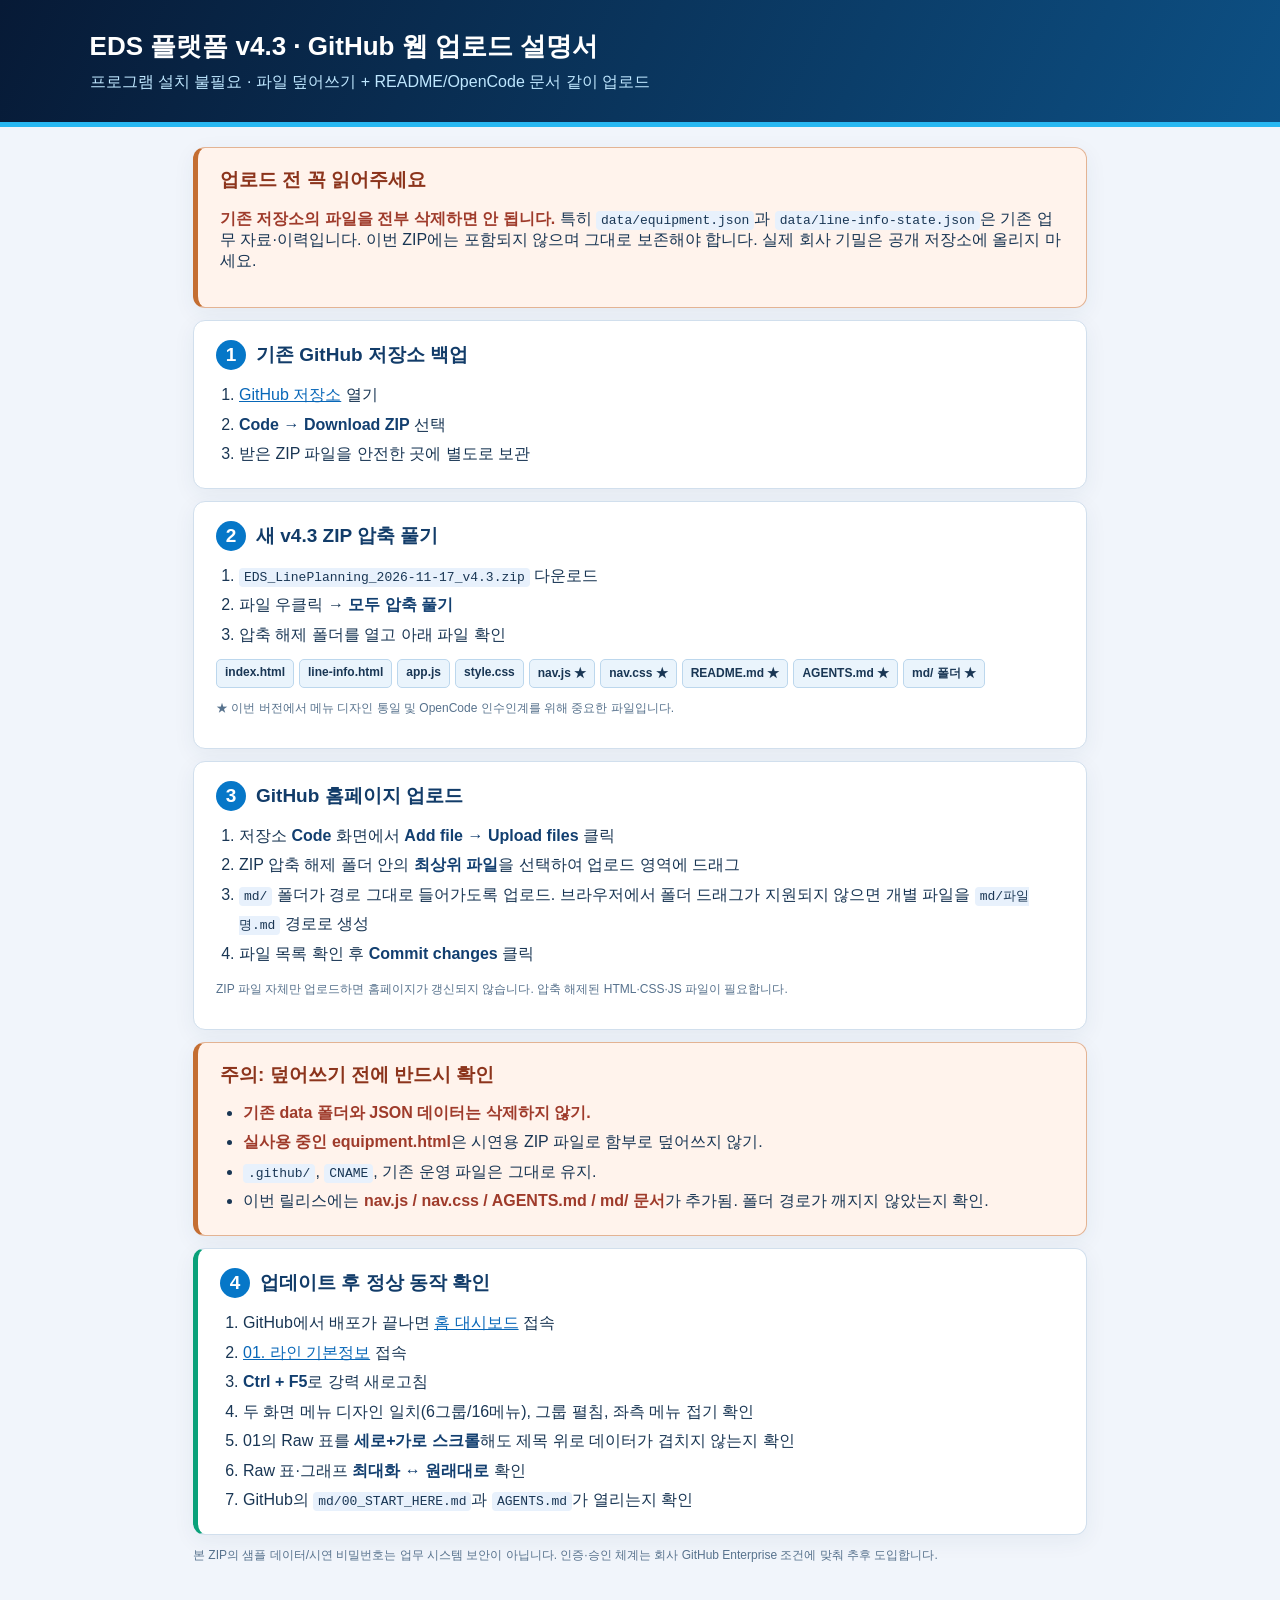
<file: 초보자_업로드_설명서.html>
<!doctype html><html lang="ko"><head><meta charset="utf-8"><meta name="viewport" content="width=device-width,initial-scale=1"><title>EDS v4.3 GitHub 웹 업로드 안내</title><style>
:root{font-family:"Malgun Gothic",sans-serif;color:#193654;background:#f1f5fb}*{box-sizing:border-box}body{margin:0}.hero{background:linear-gradient(115deg,#071a36,#0d5084);color:#fff;padding:29px 7%;border-bottom:5px solid #28b8f2}.hero h1{margin:0 0 8px;font-size:26px}.hero p{margin:0;color:#bfe7ff}main{max-width:930px;margin:20px auto 55px;padding:0 18px}.card{border-radius:12px;padding:19px 22px;background:#fff;border:1px solid #d1dfed;box-shadow:0 6px 22px #203f6310;margin-bottom:12px}.card h2{display:flex;align-items:center;gap:10px;margin:0 0 10px;font-size:19px;color:#123c69}.number{width:30px;height:30px;background:#0677c8;border-radius:50%;color:#fff;display:grid;place-items:center}.card ol,.card ul{margin:7px 0 0;padding-left:23px;line-height:1.85}.warning{background:#fff3ec;border:1px solid #e3b393;border-left:5px solid #c46e32}.warning h2{color:#8c341c}code{background:#e8f1fc;padding:2px 5px;border-radius:4px;overflow-wrap:anywhere}a{color:#0867b8}.file-grid{display:flex;gap:5px;flex-wrap:wrap;margin:9px 0}.file-grid span{background:#eaf4fc;border:1px solid #bcd7ed;padding:5px 8px;border-radius:5px;font-size:12px;font-weight:650}.tip{font-size:12px;color:#57728d}b{color:#123f70}.warning b{color:#9f3b2b}.done{border-left:5px solid #0aa17a}
</style></head><body><header class="hero"><h1>EDS 플랫폼 v4.3 · GitHub 웹 업로드 설명서</h1><p>프로그램 설치 불필요 · 파일 덮어쓰기 + README/OpenCode 문서 같이 업로드</p></header><main>
<section class="card warning"><h2>업로드 전 꼭 읽어주세요</h2><p><b>기존 저장소의 파일을 전부 삭제하면 안 됩니다.</b> 특히 <code>data/equipment.json</code>과 <code>data/line-info-state.json</code>은 기존 업무 자료·이력입니다. 이번 ZIP에는 포함되지 않으며 그대로 보존해야 합니다. 실제 회사 기밀은 공개 저장소에 올리지 마세요.</p></section>
<section class="card"><h2><span class="number">1</span> 기존 GitHub 저장소 백업</h2><ol><li><a href="https://github.com/love10070kang/kangminjoo" target="_blank" rel="noopener">GitHub 저장소</a> 열기</li><li><b>Code → Download ZIP</b> 선택</li><li>받은 ZIP 파일을 안전한 곳에 별도로 보관</li></ol></section>
<section class="card"><h2><span class="number">2</span> 새 v4.3 ZIP 압축 풀기</h2><ol><li><code>EDS_LinePlanning_2026-11-17_v4.3.zip</code> 다운로드</li><li>파일 우클릭 → <b>모두 압축 풀기</b></li><li>압축 해제 폴더를 열고 아래 파일 확인</li></ol><div class="file-grid"><span>index.html</span><span>line-info.html</span><span>app.js</span><span>style.css</span><span>nav.js ★</span><span>nav.css ★</span><span>README.md ★</span><span>AGENTS.md ★</span><span>md/ 폴더 ★</span></div><p class="tip">★ 이번 버전에서 메뉴 디자인 통일 및 OpenCode 인수인계를 위해 중요한 파일입니다.</p></section>
<section class="card"><h2><span class="number">3</span> GitHub 홈페이지 업로드</h2><ol><li>저장소 <b>Code</b> 화면에서 <b>Add file → Upload files</b> 클릭</li><li>ZIP 압축 해제 폴더 안의 <b>최상위 파일</b>을 선택하여 업로드 영역에 드래그</li><li><code>md/</code> 폴더가 경로 그대로 들어가도록 업로드. 브라우저에서 폴더 드래그가 지원되지 않으면 개별 파일을 <code>md/파일명.md</code> 경로로 생성</li><li>파일 목록 확인 후 <b>Commit changes</b> 클릭</li></ol><p class="tip">ZIP 파일 자체만 업로드하면 홈페이지가 갱신되지 않습니다. 압축 해제된 HTML·CSS·JS 파일이 필요합니다.</p></section>
<section class="card warning"><h2>주의: 덮어쓰기 전에 반드시 확인</h2><ul><li><b>기존 data 폴더와 JSON 데이터는 삭제하지 않기.</b></li><li><b>실사용 중인 equipment.html</b>은 시연용 ZIP 파일로 함부로 덮어쓰지 않기.</li><li><code>.github/</code>, <code>CNAME</code>, 기존 운영 파일은 그대로 유지.</li><li>이번 릴리스에는 <b>nav.js / nav.css / AGENTS.md / md/ 문서</b>가 추가됨. 폴더 경로가 깨지지 않았는지 확인.</li></ul></section>
<section class="card done"><h2><span class="number">4</span> 업데이트 후 정상 동작 확인</h2><ol><li>GitHub에서 배포가 끝나면 <a href="https://love10070kang.github.io/kangminjoo/" target="_blank" rel="noopener">홈 대시보드</a> 접속</li><li><a href="https://love10070kang.github.io/kangminjoo/line-info.html" target="_blank" rel="noopener">01. 라인 기본정보</a> 접속</li><li><b>Ctrl + F5</b>로 강력 새로고침</li><li>두 화면 메뉴 디자인 일치(6그룹/16메뉴), 그룹 펼침, 좌측 메뉴 접기 확인</li><li>01의 Raw 표를 <b>세로+가로 스크롤</b>해도 제목 위로 데이터가 겹치지 않는지 확인</li><li>Raw 표·그래프 <b>최대화 ↔ 원래대로</b> 확인</li><li>GitHub의 <code>md/00_START_HERE.md</code>과 <code>AGENTS.md</code>가 열리는지 확인</li></ol></section>
<p class="tip">본 ZIP의 샘플 데이터/시연 비밀번호는 업무 시스템 보안이 아닙니다. 인증·승인 체계는 회사 GitHub Enterprise 조건에 맞춰 추후 도입합니다.</p>
</main></body></html>
</file>
<file: style.css>
:root{
  color-scheme:dark;--bg:#061229;--deep:#07142e;--sidebar:#081833;--panel:#0a1d3b;--panel-2:#0b2449;--line:#244570;--line-soft:#1a3558;--text:#edf6ff;--muted:#9ab0cc;--muted-2:#7b95b6;--blue:#3898ff;--cyan:#54ddf9;--purple:#aa8dfb;--yellow:#ffd56f;--good:#54daac;--danger:#ff6d82;--radius:14px;--side-width:252px;--shadow:0 9px 35px rgba(0,0,0,.20)
}
*{box-sizing:border-box}html{scroll-behavior:smooth}body{margin:0;background:radial-gradient(1000px 700px at 65% 15%,#102950 0%,#07172f 56%,#050e21 100%);color:var(--text);font-family:Pretendard,"Noto Sans KR","Malgun Gothic","Apple SD Gothic Neo",Arial,sans-serif;font-size:13px;line-height:1.5}button,input,select{font:inherit}button{cursor:pointer}button:disabled{opacity:.45;cursor:not-allowed}a{color:inherit;text-decoration:none}svg{width:18px;height:18px;fill:none;stroke:currentColor;stroke-width:1.85;stroke-linecap:round;stroke-linejoin:round;flex-shrink:0}.svg-sprite{position:absolute!important;width:0!important;height:0!important;overflow:hidden;pointer-events:none}.sr-only{position:absolute;width:1px;height:1px;padding:0;margin:-1px;overflow:hidden;clip:rect(0,0,0,0);white-space:nowrap;border:0}*:focus-visible{outline:2px solid #73dff9;outline-offset:3px}
.app-shell{display:grid;grid-template-columns:var(--side-width) minmax(0,1fr);min-height:100vh}.sidebar{position:sticky;top:0;height:100vh;min-height:700px;display:flex;flex-direction:column;background:linear-gradient(180deg,#0b2144 0%,#081936 55%,#07152d 100%);border-right:1px solid #204877;z-index:30;box-shadow:7px 0 26px #020a1b55}.brand{height:76px;display:flex;align-items:center;gap:13px;padding:0 18px 0 17px;background:linear-gradient(100deg,#0e2a50,#0a1c3c);border-bottom:1px solid #2a4a72}.brand-mark{position:relative;width:42px;height:42px;transform:rotate(-27deg) skew(8deg);flex-shrink:0}.brand-mark span{position:absolute;width:28px;height:14px;left:6px;border:2px solid #a3dfff;background:linear-gradient(145deg,#65b3ff,#1a63b7);box-shadow:0 0 15px #3b94ff55;border-radius:2px;transform:skewY(28deg)}.brand-mark span:nth-child(1){top:3px}.brand-mark span:nth-child(2){top:13px;background:#2475c9}.brand-mark span:nth-child(3){top:23px;background:#103d83}.brand-titles{min-width:0}.brand-titles strong{display:block;font-size:17px;letter-spacing:-.6px;white-space:nowrap}.brand-titles small{display:block;font-size:10.5px;color:#a7c6e4;letter-spacing:.25px}.brand-titles b{color:#84daff}.side-nav{padding:11px 9px 15px;overflow:auto;flex:1;scrollbar-width:thin;scrollbar-color:#326291 transparent}.nav-home,.nav-section-toggle,.nav-link{width:100%;display:flex;align-items:center;text-align:left;border:0;background:none;color:#b8cbe1}.nav-home{padding:10px 11px;gap:11px;border-radius:10px;font-weight:750;font-size:14px;min-height:42px;margin-bottom:10px}.nav-home svg{width:20px;height:20px}.nav-home.active{color:white;background:linear-gradient(120deg,#087fe8,#2365ba);border:1px solid #4bbdfb;box-shadow:inset 0 0 18px #37b8f944,0 0 15px #0089fe55}.nav-group{border-top:1px solid #23476e;padding-top:6px;margin-top:6px}.nav-section-toggle{gap:9px;padding:7px 10px 4px;min-height:31px;font-size:12px;font-weight:750;color:#d1def1}.nav-section-toggle .nav-group-icon{color:#72c7ff;width:16px;height:16px}.nav-section-toggle .chevron{width:15px;height:15px;margin-left:auto;transition:transform .15s ease}.nav-group.collapsed .chevron{transform:rotate(-90deg)}.nav-items{padding:1px 0 3px}.nav-group.collapsed .nav-items{display:none}.nav-link{gap:10px;border-radius:8px;padding:4px 7px 4px 18px;min-height:27px;font-size:12px;transition:background .13s,color .13s}.nav-link:hover,.nav-link.active{background:#164777;color:#fff}.nav-link .nav-symbol{width:14px;height:14px;color:#b3cff3}.nav-link .nav-num{width:18px;font-size:11px;color:#7a9bbe;flex-shrink:0}.nav-link .nav-label{overflow:hidden;text-overflow:ellipsis;white-space:nowrap}.sidebar-bottom{padding:14px 17px 18px;border-top:1px solid #24466d;color:#9fb3d0}.sidebar-tag{font-size:11px;font-weight:700}.status-dot{display:inline-block;vertical-align:middle;width:8px;height:8px;border-radius:50%;background:#28ce9b;box-shadow:0 0 0 3px #19c68c1e;margin-right:5px}.sidebar-footnote{font-size:10px;color:#6f8cad;margin-top:6px}
.workspace{min-width:0;display:flex;flex-direction:column;min-height:100vh}.topbar{height:66px;display:flex;gap:16px;align-items:center;padding:0 19px;background:linear-gradient(180deg,#0a1a39 0%,#08172e 100%);border-bottom:1px solid #1e3c62;flex-shrink:0}.topbar-left{display:none}.global-search{position:relative;display:flex;align-items:center;gap:11px;width:min(710px,61%);margin-right:auto;height:39px;border:1px solid #5273a4;background:linear-gradient(90deg,#172b50,#142746);border-radius:10px;box-shadow:inset 0 0 16px #b0cfff0b}.global-search>svg{width:19px;height:19px;margin-left:13px;color:#e2edff}.global-search input{flex:1;min-width:0;border:0;outline:none;background:transparent;color:#fff;font-size:12.5px}.global-search input::placeholder{color:#b6c5db}.global-search kbd{font-size:12px;color:#91aacb;border:1px solid #47648a;padding:0px 6px;border-radius:4px;margin-right:11px}.search-results{position:absolute;z-index:60;top:calc(100% + 6px);left:0;right:0;border:1px solid #4b79ad;border-radius:10px;overflow:hidden;background:#0c2346;box-shadow:0 25px 40px #000a}.search-title{padding:10px 13px;color:#8fb7dd;font-size:11px;background:#102d55}.search-result{width:100%;display:flex;gap:12px;align-items:center;background:transparent;border:0;text-align:left;color:#e7f4ff;padding:9px 13px;border-top:1px solid #224165}.search-result:hover{background:#16375b}.search-result small{color:#83a0c1;margin-left:auto}.search-empty{padding:14px;color:#a5bbd7}.header-actions{display:flex;align-items:center;gap:11px}.ai-button{display:flex;align-items:center;gap:8px;border:1px solid #3bafff;border-radius:10px;padding:7px 14px;font-weight:800;color:white;background:linear-gradient(100deg,#075fae 0%,#153c9e 58%,#593189 100%);box-shadow:inset 0 0 8px #8bbdff22,0 0 15px #3258fa22;white-space:nowrap}.ai-button svg{color:#c4f7ff;width:19px;height:19px}.ai-button:hover{filter:brightness(1.15)}.icon-button{position:relative;display:inline-flex;justify-content:center;align-items:center;width:33px;height:33px;border:0;background:transparent;color:#d8e8fa;border-radius:8px}.icon-button:hover{background:#1b3556}.icon-button svg{width:19px;height:19px}.notification-dot{position:absolute;top:4px;right:4px;width:8px;height:8px;border-radius:50%;background:#ff6270;box-shadow:0 0 0 2px #0e1c37}.account-button{height:35px;display:flex;gap:7px;align-items:center;border:1px solid #3b5680;border-radius:8px;background:#172846;color:#fff;padding:0 10px;white-space:nowrap;font-weight:700}.account-button .chevron{height:14px;width:14px}.subbar{min-height:36px;display:flex;align-items:center;justify-content:space-between;gap:12px;padding:6px 19px;color:#bbd3e9;font-size:10.5px;background:#0b1d3d;border-bottom:1px solid #1f4270}.subbar-item{display:flex;align-items:center;gap:7px;min-width:0}.subbar-item svg{width:15px;height:15px;color:#71c9ff}.subbar-item b{color:#e2f2ff}.subbar-sep{color:#426c97}.subbar-right{opacity:.87}.mobile-menu{display:none}
.main-screen{padding:14px 18px 12px;flex:1;min-width:0;max-width:1920px;width:100%;margin:0 auto}.page-heading{display:flex;align-items:flex-start;justify-content:space-between;gap:20px;margin:0 0 15px}.page-heading h1{font-size:27px;line-height:1.26;letter-spacing:-1.1px;margin:0 0 3px;font-weight:850}.page-heading p{margin:0;color:#b5c8e1;font-size:12.5px}.heading-side{display:flex;align-items:center;gap:13px;flex-wrap:wrap;justify-content:flex-end}.asof{color:#adbfdd;font-size:11.5px;white-space:nowrap}.period-control{display:flex;align-items:center;gap:10px;border:1px solid #5479aa;border-radius:9px;background:#0b1c38;padding:0 11px;height:35px;white-space:nowrap}.period-control span{font-size:11px;color:#a4bddb}.period-control select{appearance:none;border:0;outline:0;background:transparent;color:white;font-weight:700;cursor:pointer;padding:4px 4px}.period-control option{background:#0c244a;color:white}.period-control svg{width:15px;height:15px;pointer-events:none}.demo-badge{display:inline-flex;align-items:center;border:1px solid #42638d;border-radius:6px;color:#b7ccdf;background:#142e51;padding:2px 8px;font-size:10px;margin-left:7px;vertical-align:middle;letter-spacing:0}
.kpi-grid{display:grid;grid-template-columns:repeat(6,minmax(0,1fr));gap:10px;margin-bottom:13px}.kpi-card{position:relative;display:flex;align-items:center;justify-content:space-between;min-height:111px;padding:15px 13px 12px;gap:10px;min-width:0;background:linear-gradient(120deg,#11264c,#102a55 65%,#0f2450);border:1px solid #3869a4;border-radius:12px;box-shadow:inset 0 0 20px #65acff0b,var(--shadow);overflow:hidden}.kpi-card:nth-child(1){background:linear-gradient(120deg,#172c57,#0f2550)}.kpi-card:nth-child(6){background:linear-gradient(120deg,#152954,#172653)}.kpi-card:before{content:"";height:1px;position:absolute;left:12px;right:12px;top:0;background:linear-gradient(90deg,transparent,#89beff91,transparent)}.kpi-icon{width:44px;height:44px;display:grid;place-items:center;flex-shrink:0;color:#6daeff;filter:drop-shadow(0 0 9px #3b8eff88)}.kpi-icon svg{width:35px;height:35px;stroke-width:1.65}.kpi-icon.cyan{color:#5cf0f3;filter:drop-shadow(0 0 7px #20ecf555)}.kpi-icon.purple{color:#b09aff}.kpi-icon.yellow{color:#ffca71}.kpi-info{min-width:0;flex:1}.kpi-name{font-size:11.5px;color:#d2e5fa;font-weight:700;white-space:nowrap}.kpi-number{font-size:29px;font-weight:900;letter-spacing:-1.3px;white-space:nowrap;line-height:1.3}.kpi-number small{font-size:12px;letter-spacing:0;font-weight:650}.kpi-sub{font-size:10px;color:#46d8b2;margin-top:2px;white-space:nowrap}.kpi-progress{height:8px;background:#22426e;border-radius:9px;margin-top:9px;overflow:hidden}.kpi-progress>span{height:100%;display:block;width:78%;border-radius:9px;background:linear-gradient(90deg,#308ef1,#59e6ef);box-shadow:0 0 7px #43d7ff7a}.kpi-card.wide .kpi-icon{width:41px}
.content-grid{display:grid;grid-template-columns:minmax(0,1.58fr) minmax(340px,1fr);gap:13px;margin-bottom:13px}.panel{background:linear-gradient(155deg,#0b2245 0%,#081b37 100%);border:1px solid #2d68a0;border-radius:12px;min-width:0;box-shadow:inset 0 0 22px #2c78d70b,var(--shadow);overflow:hidden}.panel-header{min-height:42px;padding:8px 14px;display:flex;align-items:center;justify-content:space-between;gap:8px;background:linear-gradient(100deg,#102c55,#0c2853);border-bottom:1px solid #21466f}.panel-header h2{margin:0;font-size:16px;font-weight:800;letter-spacing:-.5px}.panel-heading-meta{display:flex;align-items:center;gap:10px;font-size:10.5px;color:#b9cbe2}.legend{display:flex;align-items:center;gap:7px;white-space:nowrap}.legend .square{width:11px;height:10px;border-radius:2px;background:linear-gradient(135deg,#3da0ff,#69caff)}.legend .square.yellow{background:#ffc84a}.legend .square.outline{border:1px solid #ffc84a;background:transparent}.legend .line{height:2px;width:17px;background:#d58ce9}.legend .line:after{content:"";display:block;background:#e5a8ef;width:7px;height:7px;border-radius:50%;position:relative;top:-2.5px;left:5px}.layout-scene{height:286px;position:relative;background:#0b1c38;overflow:hidden}.layout-scene.visual-3d{background-image:linear-gradient(90deg,#0718336b 0%,transparent 24%,transparent 82%,#07183350 100%),url('./layout-concept.jpg');background-position:center;background-size:cover}.line-filter-list{position:absolute;left:10px;top:12px;z-index:2;display:flex;flex-direction:column;gap:7px}.line-filter{padding:5px 11px;border:1px solid #4b78b0;background:#0a2349e8;min-width:61px;text-align:center;border-radius:7px;color:#e3f4ff;font-size:11px;font-weight:650;backdrop-filter:blur(3px)}.line-filter.active,.line-filter:hover{border-color:#4aebff;background:#0a75c4e8;box-shadow:0 0 10px #38afff77}.scene-legend{position:absolute;right:11px;top:11px;display:flex;gap:10px;font-size:10px;z-index:2;color:#fff;text-shadow:0 1px 3px #051024}.scene-info{position:absolute;right:11px;bottom:12px;z-index:2;background:#03162cde;border:1px solid #70caff77;border-radius:7px;padding:5px 10px;color:#eafaff;font-size:11px;box-shadow:0 6px 14px #0006}.scene-info strong{color:#71e2fa}.layout-scene.visual-2d{background:linear-gradient(90deg,#12294e 1px,transparent 1px),linear-gradient(#12294e 1px,transparent 1px),radial-gradient(ellipse at center,#14386a,#071b38);background-size:32px 32px,32px 32px,auto}.floorplan{position:absolute;left:17%;right:6%;top:15%;bottom:15%;display:grid;grid-template-columns:repeat(5,minmax(0,1fr));gap:9px;border:1px solid #6b9ad2;border-radius:6px;padding:13px;background:#092a52a6;box-shadow:0 0 25px #1579da37,inset 0 0 20px #218cf122}.plan-zone{border:1px solid #36a6ed;border-radius:6px;background:repeating-linear-gradient(0deg,#113e72,#113e72 17px,#205993 17px,#205993 22px);padding:7px;display:flex;flex-direction:column;align-items:center;justify-content:space-between;min-width:0;position:relative}.plan-zone:nth-child(2n){background:repeating-linear-gradient(0deg,#174174,#174174 17px,#1d5b9d 17px,#1d5b9d 22px)}.plan-zone.selected{border:2px solid #fcde6c;box-shadow:0 0 20px #f5c44b5f}.plan-zone-name{font-size:12px;font-weight:800;color:#fff;background:#041b39c4;padding:4px 7px;border-radius:4px}.plan-zone-racks{display:grid;grid-template-columns:repeat(2,1fr);gap:6px;width:80%;flex:1;margin-top:8px}.plan-zone-racks span{display:block;border:1px solid #82bcf2;background:#c2e6ffbb;border-radius:2px;min-height:12px}.plan-zone-racks .new-rack{background:#ffd46e;border-color:#ffca43}.layout-tools{display:flex;align-items:center;justify-content:center;gap:9px;height:40px;padding:4px 9px;background:#092146}.tool-btn{display:flex;align-items:center;gap:7px;border:1px solid #446ea0;border-radius:7px;color:#d5e8f8;background:linear-gradient(#142b50,#0a2144);padding:5px 11px;font-size:11px;font-weight:650}.tool-btn svg{width:15px;height:15px}.tool-btn.active{border-color:#c392ff;color:white;background:linear-gradient(115deg,#233b89,#534190);box-shadow:0 0 14px #7e53dc6b}.tool-btn:hover{filter:brightness(1.25)}.chart-card .chart-wrap{height:326px;padding:8px 8px 12px 10px}.chart-svg{display:block;width:100%;height:100%}.chart-svg text{fill:#c4d6ef;font-family:inherit;font-size:12px}.chart-svg .gridline{stroke:#2b4a70;stroke-width:1}.chart-svg .axis{stroke:#6a84a2;stroke-width:1}.chart-svg .util-line{stroke:#dd9ced;stroke-width:2.8;fill:none}.chart-svg .point{fill:#efb1fb;stroke:#fff0ff;stroke-width:1}.chart-svg .util-label{fill:#f0a9f2;font-weight:800;font-size:14px}.chart-svg .bar-label{fill:#d5f5ff;font-weight:800;font-size:13px}.chart-svg .bar{fill:url(#barFill);stroke:#62bfff;stroke-width:1}.chart-svg .year{fill:#d5e5f9;font-size:12px}.chart-svg .axis-label{fill:#d9edff;font-size:11px}
.bottom-grid{display:grid;grid-template-columns:minmax(0,1.28fr) minmax(0,.98fr) minmax(275px,.74fr);gap:13px}.bottom-grid .panel{min-height:195px}.copilot-head{display:flex;align-items:center;gap:12px;padding:14px 14px 9px}.ai-orb{border:1px solid #86ddff;width:39px;height:39px;border-radius:50%;display:grid;place-items:center;background:radial-gradient(circle at 30% 30%,#8595ff,#2c3da4 46%,#0a2873 75%);box-shadow:0 0 12px #5764ff9c;flex-shrink:0}.ai-orb svg{color:#fff;width:24px;height:24px}.copilot-title{font-size:18px;font-weight:850}.copilot-desc{color:#c1d3e9;font-size:10.5px;margin-left:7px}.soon-tag{margin-left:auto;padding:3px 8px;border:1px solid #7a6fb6;background:#272f68;color:#d0c7ff;border-radius:6px;font-size:10px;white-space:nowrap}.copilot-form{display:flex;height:42px;margin:2px 12px 10px;background:#162e59;border:1px solid #516aa0;border-radius:9px;overflow:hidden}.copilot-form input{border:0;outline:none;background:none;color:#fff;padding:0 13px;flex:1;min-width:0;font-size:11px}.copilot-form input::placeholder{color:#afc3db}.copilot-form button{width:40px;border:0;background:transparent;color:#daefff}.copilot-form button:hover{background:#224a80}.copilot-form button svg{width:20px;height:20px}.quick-buttons{display:grid;grid-template-columns:repeat(4,minmax(0,1fr));gap:7px;padding:0 12px 12px}.quick-btn{min-height:45px;display:flex;flex-direction:column;align-items:center;justify-content:center;gap:3px;color:#e7f5ff;background:linear-gradient(145deg,#173666,#132c54);border:1px solid #365f9b;border-radius:8px;font-size:10px;font-weight:750;white-space:nowrap}.quick-btn:hover{background:#1d467b;border-color:#4ce0fa}.quick-btn svg{width:17px;height:17px;color:#9be3ff}.alert-tabs{padding:8px 10px 5px;display:flex;gap:2px}.alert-tab{border:1px solid transparent;border-radius:5px;background:transparent;color:#becce3;padding:5px 7px;font-size:10px;white-space:nowrap;flex:1}.alert-tab.active{background:linear-gradient(110deg,#0476cf,#154f90);border-color:#49b6f5;color:white}.alert-list{padding:0 11px 10px}.alert-row{display:flex;align-items:center;width:100%;min-height:32px;gap:9px;background:none;border:0;border-bottom:1px solid #23446a;color:#dceaf9;text-align:left;padding:5px 1px}.alert-row:last-child{border:0}.alert-row:hover{background:#19345b}.alert-row .alert-text{overflow:hidden;text-overflow:ellipsis;white-space:nowrap;flex:1;font-size:10.5px}.alert-row time{font-size:10px;color:#9eb5d3;white-space:nowrap}.alert-icon{width:16px;height:16px;display:grid;place-items:center;flex-shrink:0;border-radius:50%;background:#e9586c;color:#fff;font-size:12px;font-weight:850}.alert-icon.warn{background:#e5bd4e;color:#16213a}.alert-icon.info{background:#4baaf4}.alert-empty{font-size:11px;color:#a9c1dc;padding:18px;text-align:center}.quick-status{display:flex;align-items:center;gap:12px;padding:13px 12px}.donut{width:109px;height:109px;border-radius:50%;background:conic-gradient(#55e9f2 0deg 79.2deg,#4679c6 79.2deg 360deg);position:relative;display:grid;place-items:center;flex-shrink:0;box-shadow:0 0 20px #24bce822}.donut:before{content:"";position:absolute;inset:14px;border-radius:50%;background:#102548;border:1px solid #2e4e7a}.donut-label{z-index:2;text-align:center;font-size:11px;font-weight:750}.donut-label strong{display:block;font-size:24px}.quick-values{display:flex;flex-direction:column;gap:7px;flex:1;min-width:0}.quick-value{border:1px solid #304f7b;padding:7px 9px;background:#11284c;display:flex;gap:8px;justify-content:space-between;border-radius:7px;font-size:10px;white-space:nowrap}.quick-value b{font-size:13px;color:#eef7ff}.quick-value span{color:#bfcee1}
.status-footer{display:flex;align-items:center;justify-content:space-between;padding:7px 17px;background:#0a2142;border-top:1px solid #315c8f;color:#a3bbd8;font-size:10px;gap:10px;min-height:33px}.status-footer b{color:#d3e7f6}.footer-pipe{color:#49719d;padding:0 8px}.placeholder-page{min-height:calc(100vh - 180px)}.placeholder-shell{max-width:1000px;border:1px solid #2d628e;border-radius:14px;background:linear-gradient(160deg,#112b53,#0a1d3d);padding:32px;margin-top:20px}.placeholder-eyebrow{color:#78cfff;font-size:11px;font-weight:850;letter-spacing:1px}.placeholder-shell h2{font-size:27px;margin:8px 0}.placeholder-shell p{max-width:760px;color:#c3d5ed;font-size:13px}.placeholder-fields{display:flex;gap:9px;flex-wrap:wrap;padding:13px 0 18px}.placeholder-field{display:inline-block;border:1px solid #3a6090;border-radius:5px;padding:7px 10px;color:#d4e8fa;background:#173761;font-size:11px}.placeholder-note{color:#a9bed9;font-size:11px;margin:10px 0 20px}.button{border-radius:8px;padding:10px 15px;border:1px solid #4779a7;font-size:12px;color:white;background:#1a426e;font-weight:750}.button-primary{border-color:#55c4fc;background:linear-gradient(135deg,#0b7cd5,#225da9)}.button:hover{filter:brightness(1.15)}.placeholder-actions{display:flex;gap:9px;flex-wrap:wrap}
.info-dialog{width:min(440px,calc(100% - 28px));border:1px solid #5488b6;border-radius:15px;background:#0b2243;color:#f1f7ff;padding:0;box-shadow:0 20px 80px #000c}.info-dialog::backdrop{background:#020812ad}.dialog-head{display:flex;align-items:center;gap:10px;padding:16px 18px;border-bottom:1px solid #294d77}.dialog-head h2{font-size:17px;margin:0;flex:1}.dialog-icon{display:grid;place-items:center;width:29px;height:29px;border-radius:8px;color:#71dcff;background:#124071}.dialog-body{padding:16px 18px;color:#d6e5f7;font-size:12.5px;line-height:1.85;white-space:pre-line;overflow-wrap:anywhere}.dialog-actions{display:flex;justify-content:flex-end;padding:0 18px 18px}.mobile-backdrop{position:fixed;inset:0;background:#030b20b8;z-index:25}
@media(max-width:1500px){:root{--side-width:235px}.brand-titles strong{font-size:15px}.kpi-card{padding:13px 9px}.kpi-number{font-size:25px}.kpi-icon{width:34px}.kpi-icon svg{width:30px}.chart-card .chart-wrap{height:326px}.bottom-grid{grid-template-columns:1.3fr 1fr .78fr}.quick-status{gap:7px}.donut{height:92px;width:92px}.donut:before{inset:12px}.quick-value{padding:6px}}
@media(max-width:1270px){.kpi-grid{grid-template-columns:repeat(3,minmax(0,1fr))}.kpi-card{min-height:92px;padding:13px 17px}.kpi-number{font-size:27px}.content-grid{grid-template-columns:minmax(0,1.4fr) minmax(320px,1fr)}.scene-legend{display:none}.bottom-grid{grid-template-columns:1.2fr 1fr}.quick-status-panel{grid-column:1/-1}.quick-status{justify-content:flex-start}.quick-values{flex-direction:row;max-width:620px}.quick-value{flex:1}.subbar-right{display:none}}
@media(max-width:1000px){:root{--side-width:0px}.app-shell{grid-template-columns:minmax(0,1fr)}.sidebar{position:fixed;left:0;top:0;bottom:0;width:252px;min-height:0;height:100dvh;transform:translateX(-100%);transition:transform .2s ease;z-index:50}.sidebar.open{transform:translateX(0)}.topbar-left{display:flex;align-items:center}.mobile-menu{display:inline-flex}.topbar-mini-brand{font-size:12px;font-weight:900;color:#b4dfff;white-space:nowrap}.topbar-mini-brand span{display:none}.global-search{width:auto;flex:1}.content-grid{grid-template-columns:1fr}.layout-scene{height:320px}.chart-card .chart-wrap{height:300px}.bottom-grid{grid-template-columns:repeat(2,minmax(0,1fr))}.quick-status-panel{grid-column:1/-1}}
@media(max-width:680px){.topbar{height:58px;padding:0 10px;gap:7px}.header-actions{gap:1px}.global-search{height:36px}.global-search input{font-size:11px}.global-search input::placeholder{font-size:0}.global-search kbd,.account-button,.optional-icon,.ai-button span{display:none}.ai-button{padding:8px}.subbar{padding:7px 11px}.main-screen{padding:12px 10px}.page-heading{flex-direction:column;gap:8px}.page-heading h1{font-size:23px}.heading-side{justify-content:flex-start}.asof{display:none}.kpi-grid{grid-template-columns:repeat(2,minmax(0,1fr));gap:8px}.kpi-card{min-height:96px;padding:10px}.kpi-icon{width:30px}.kpi-icon svg{width:26px;height:26px}.kpi-name{font-size:10px}.kpi-number{font-size:23px}.kpi-sub{font-size:9px}.content-grid,.bottom-grid{gap:10px;margin-bottom:10px}.bottom-grid{grid-template-columns:1fr}.quick-status-panel{grid-column:auto}.layout-scene{height:260px}.layout-tools{flex-wrap:wrap;gap:5px;height:auto;padding:8px}.tool-btn{padding:5px 7px;font-size:10px}.panel-header h2{font-size:14px}.panel-heading-meta{font-size:9px}.legend{gap:4px}.legend:last-child{display:none}.chart-card .chart-wrap{height:270px}.quick-buttons{grid-template-columns:repeat(2,minmax(0,1fr))}.quick-btn{flex-direction:row}.status-footer{font-size:9px}.status-footer>span:last-child{display:none}.floorplan{left:20%;gap:3px;padding:5px}.plan-zone-name{font-size:9px}.plan-zone-racks{gap:2px}.scene-info{font-size:10px}.placeholder-shell{padding:20px}.placeholder-shell h2{font-size:22px}}
@media(prefers-reduced-motion:reduce){*,*:before,*:after{scroll-behavior:auto!important;transition:none!important;animation:none!important}}


/* v2.1 — 투자 예측 차트 가독성 개선: 원본 스타일 하단 덮어쓰기 */
.chart-card .chart-wrap{
  height:390px;
  padding:12px 12px 16px;
  min-width:0;
}
.chart-svg{display:block;width:100%;height:100%;overflow:visible}
.chart-svg text{font-family:inherit;fill:#e6f3ff;font-size:15px;font-weight:650;paint-order:stroke;stroke:#081b37;stroke-width:1.4px;stroke-linejoin:round}
.chart-svg .tick-label{font-size:14px;fill:#d9e9ff;font-weight:650}
.chart-svg .gridline{stroke:#35577c;stroke-width:1.15}
.chart-svg .axis{stroke:#87aace;stroke-width:1.5}
.chart-svg .axis-label{font-size:16px;fill:#f6fbff;font-weight:850}
.chart-svg .util-line{stroke:#e9a0f8;stroke-width:3.7;fill:none;stroke-linejoin:round;stroke-linecap:round}
.chart-svg .point{fill:#f1b4ff;stroke:#fff;stroke-width:2}
.chart-svg .util-label{font-size:19px;fill:#ffd2fb;font-weight:900;stroke:#071a36;stroke-width:3.1px}
.chart-svg .bar{fill:url(#barFill);stroke:#87d6ff;stroke-width:1.5}
.chart-svg .bar-label{font-size:17px;fill:#fff;font-weight:900;stroke:#1c5caa;stroke-width:2.3px}
.chart-svg .year{font-size:14px;fill:#f7fbff;font-weight:850;stroke-width:1.2px}
@media(max-width:1000px){.chart-card .chart-wrap{height:355px}}
@media(max-width:680px){.chart-card .chart-wrap{height:290px;padding:8px 4px 10px}.chart-card .panel-header{flex-wrap:wrap}.chart-svg .axis-label{font-size:16px}}


/* v4.2  HOME & 01 share one 6-group / 16-item navigation vocabulary and spacing. */
:root{--side-width:204px;--home-h-chart:270px}
.sidebar{height:100dvh;min-height:0}.brand{height:54px;padding:7px 11px;gap:7px}
.brand-mark{width:34px;height:34px;flex:0 0 34px}.brand-titles strong{font-size:12px;line-height:1.25}.brand-titles small{font-size:9px;margin-top:1px}
.side-nav{padding:0 0 8px;overflow-y:auto;overflow-x:hidden;flex:1 1 auto;scrollbar-width:thin;scrollbar-color:#4a81b7 #081b34}
.side-nav .nav-home{display:block;margin:6px 9px 7px;padding:8px 11px;border:1px solid #315e94;border-radius:9px;background:#0e2a53;color:#bed5eb;font-size:11px;font-weight:750}
.side-nav .nav-home.active{color:white;border-color:#4c9ddd;background:linear-gradient(95deg,#1579d5,#1854a5)}
.side-nav .nav-section{margin:5px 8px 0;padding:8px 7px 2px;font-size:10px;font-weight:800;border-top:1px solid #1e3e6b;color:#80b4e7;letter-spacing:.3px}
.side-nav .nav-item{display:flex;align-items:center;gap:9px;margin:1px 9px;padding:7px 9px;min-height:31px;border-radius:8px;color:#a9c4e3;font-size:11px}
.side-nav .nav-item:hover{background:#103360}
.side-nav .nav-item.active{background:linear-gradient(95deg,#1579d5,#1854a5);border:1px solid #3ba6ff;color:white;box-shadow:0 0 14px #1674cb36;font-weight:800}
.side-nav .nav-bullet{width:21px;height:21px;display:grid;place-items:center;font-size:10px;background:#18385e;border:1px solid #365982;border-radius:6px;flex:0 0 auto}
.side-nav .nav-item.active .nav-bullet{background:#236eb7;border-color:#7ac9ff}
.sidebar-bottom{padding:5px 9px;border-top:1px solid #1e3e6b}.sidebar-tag{font-size:9px;padding:4px}.sidebar-footnote{display:none}
.topbar{height:52px;padding:0 12px;gap:8px}.global-search{height:33px;width:min(670px,60%)}.global-search input{font-size:11px}
.subbar{min-height:24px;padding:4px 13px;font-size:9px}
.main-screen{padding:9px 10px 8px;max-width:none;width:100%}
.page-heading{align-items:center;gap:8px;margin-bottom:8px}.page-heading h1{font-size:22px;letter-spacing:-.8px;margin-bottom:2px}.page-heading p{font-size:11px}
.asof{font-size:10px}.period-control{min-height:30px;padding:3px 8px;font-size:10px}
.kpi-grid{display:grid;grid-template-columns:repeat(6,minmax(0,1fr));gap:7px;margin-bottom:8px}
.kpi-card{min-height:72px;padding:8px 9px;gap:7px;border-radius:10px}.kpi-name{font-size:10px}.kpi-number{font-size:clamp(17px,1.52vw,25px);letter-spacing:-.5px}.kpi-number small{font-size:10px}.kpi-sub{font-size:9px;margin-top:2px}.kpi-icon{height:30px;width:30px}.kpi-icon svg{height:27px;width:27px}
.content-grid{grid-template-columns:minmax(0,1.55fr) minmax(0,1fr);gap:8px;margin-bottom:8px}
.panel-header{min-height:35px;padding:6px 10px}.panel-header h2{font-size:14px}.panel-heading-meta{font-size:9px;gap:6px}
.layout-scene{height:var(--home-h-chart)}.layout-tools{height:34px;padding:3px 6px;gap:5px}.tool-btn{padding:4px 7px;font-size:10px;gap:4px}
.chart-card .chart-wrap{height:calc(var(--home-h-chart) + 34px);padding:4px 6px 5px!important;max-height:none}
.chart-svg .axis-label{font-size:15px}.chart-svg .tick-label{font-size:13px}.chart-svg .util-label{font-size:17px}.chart-svg .year{font-size:13px}
.bottom-grid{grid-template-columns:minmax(0,1.2fr) minmax(0,1fr) minmax(0,.83fr);gap:8px}.bottom-grid .panel{min-height:155px;max-height:185px}
.copilot-head{padding:7px 10px 5px;gap:8px}.ai-orb{height:29px;width:29px}.ai-orb svg{height:17px;width:17px}.copilot-title{font-size:15px}.copilot-desc{font-size:10px}
.copilot-form{margin:4px 9px 6px}.copilot-form input{height:32px;font-size:10px}.quick-buttons{gap:5px;margin:3px 9px 8px}.quick-btn{padding:5px 4px;font-size:9px;gap:3px}
.alert-tabs{margin:6px 8px 4px}.alert-tab{font-size:9px;padding:5px 6px}.alert-row{min-height:26px;padding:5px 8px;font-size:10px}.alert-text{font-size:10px}
.quick-status{padding:11px 8px;gap:8px}.donut{width:86px;height:86px;flex:0 0 86px}.donut:before{inset:12px}.donut-label strong{font-size:23px}.quick-values{gap:5px}.quick-value{padding:6px;font-size:10px}
.status-footer{min-height:25px;font-size:9px;padding:4px 12px}
@media(max-height:820px) and (min-width:1100px){:root{--home-h-chart:clamp(211px,calc(100dvh - 505px),270px)}.bottom-grid .panel{min-height:135px;max-height:155px}.quick-btn{font-size:9px}.status-footer{min-height:23px}.page-heading{margin-bottom:6px}}
@media(min-height:940px) and (min-width:1100px){:root{--home-h-chart:clamp(300px,calc(100dvh - 665px),390px)}.bottom-grid .panel{max-height:none;min-height:185px}}
@media(max-width:1270px) and (min-width:1001px){.kpi-grid{grid-template-columns:repeat(6,minmax(0,1fr))}.kpi-card{padding:7px 6px;min-height:72px}.kpi-icon{width:25px}.kpi-icon svg{width:22px}.kpi-number{font-size:18px}.content-grid{grid-template-columns:minmax(0,1.4fr) minmax(0,1fr)}.bottom-grid{grid-template-columns:minmax(0,1.1fr) minmax(0,.96fr) minmax(0,.9fr)}.quick-status-panel{grid-column:auto}.quick-values{flex-direction:column}.subbar-right{display:none}}
@media(max-width:1100px){:root{--side-width:190px}.side-nav .nav-item{font-size:10px}.sidebar{width:190px}}
@media(max-width:1000px){:root{--side-width:0px}.sidebar{width:252px;min-height:0}.kpi-grid{grid-template-columns:repeat(3,minmax(0,1fr))}.kpi-card{min-height:82px}.content-grid{grid-template-columns:1fr}.bottom-grid{grid-template-columns:repeat(2,minmax(0,1fr))}.quick-status-panel{grid-column:1/-1}.layout-scene{height:280px}.chart-card .chart-wrap{height:300px}}
@media(max-width:680px){.kpi-grid{grid-template-columns:repeat(2,minmax(0,1fr))}.page-heading{flex-direction:column;align-items:flex-start}.bottom-grid{grid-template-columns:1fr}.quick-status-panel{grid-column:auto}.panel-heading-meta{display:none}.topbar{height:58px}}
</file>
<file: nav.css>
/* EDS approved 6-group / 16-item sidebar. One stylesheet shared by HOME and LINE INFO. */
:root{--eds-nav-width:210px}
.eds-side{width:100%;height:100dvh;min-height:0!important;max-height:100dvh!important;position:sticky;top:0;overflow:hidden!important;background:linear-gradient(180deg,#06152f 0%,#031127 60%,#04152e 100%)!important;border-right:1px solid #285586!important;z-index:25;box-shadow:6px 0 22px #020a1899}
#edsSideMount{display:flex;flex-direction:column;height:100%;min-height:0}
.eds-brand{height:65px;min-height:65px;display:flex;align-items:center;gap:8px;padding:8px 12px;border-bottom:1px solid #1e436b;background:linear-gradient(95deg,#06162e,#0c2853);text-decoration:none;color:#f4faff}
.eds-brand-logo{font-size:24px;font-weight:950;line-height:1;letter-spacing:-1.5px;border-right:1px solid #6cbdf8;padding-right:9px}
.eds-brand-copy{display:flex;gap:5px;align-items:baseline;min-width:0}
.eds-brand-copy strong{display:none}
.eds-brand-copy small{display:block;font-size:9px;line-height:1.23;color:#e5f1ff;font-weight:650;letter-spacing:-.2px}
.eds-nav{flex:1;min-height:0;overflow-y:auto;overflow-x:hidden;padding:8px 7px 16px;scrollbar-width:thin;scrollbar-color:#4d80ad transparent}
.eds-side .eds-ico{display:block;width:16px;height:16px;stroke:currentColor;fill:none;stroke-linecap:round;stroke-linejoin:round;stroke-width:1.8;flex:none}
.eds-nav-home{display:flex;align-items:center;gap:11px;width:100%;min-height:39px;padding:8px 11px;margin-bottom:8px;border-radius:7px;color:#ebf6ff;background:linear-gradient(180deg,#194371,#0f2f5d);border:1px solid #3274ad;font-size:12px;font-weight:800;white-space:nowrap;box-shadow:inset 0 1px #83c5ff33}
.eds-nav-home .eds-ico{width:19px;height:19px}.eds-nav-home.active,.eds-nav-home:hover{background:linear-gradient(100deg,#0967b5,#1393e7 60%,#065aaf);border-color:#30bbff;box-shadow:0 0 15px #087add55,inset 0 1px #bceaff66;color:#fff}
.eds-nav-group{margin-bottom:5px}
.eds-nav-group-head{display:flex;align-items:center;gap:6px;width:100%;min-height:29px;padding:4px 8px;background:linear-gradient(110deg,#173c70,#102b57);border:1px solid #346ba5;border-radius:6px;color:#f1f8ff;font-size:11px;font-weight:800;white-space:nowrap;text-align:left;box-shadow:inset 0 1px #8fc4ff22}
.eds-nav-group-head:hover{border-color:#76baf4;background:linear-gradient(110deg,#20508a,#133767)}
.eds-nav-group-head .eds-ico:first-child{width:15px;height:15px;color:#b4dcff}
.eds-nav-group-head .eds-ico:last-child{width:13px;height:13px;margin-left:auto;transition:transform .18s}
.eds-nav-group.closed .eds-nav-group-head .eds-ico:last-child{transform:rotate(-90deg)}
.eds-nav-count{font-size:10px;opacity:.82;margin-left:1px}
.eds-nav-items{display:grid;gap:1px;padding:3px 2px 0 5px}
.eds-nav-group.closed .eds-nav-items{display:none}
.eds-nav-link{display:flex;align-items:center;gap:9px;width:100%;min-width:0;min-height:26px;padding:4px 7px 4px 8px;text-decoration:none;color:#c5daf0;font-weight:630;font-size:11.2px;border:1px solid transparent;border-radius:6px;white-space:nowrap}
.eds-nav-link .eds-ico{color:#c8e4ff}
.eds-nav-link:hover{color:#fff;background:#173d6b}
.eds-nav-link.active{color:#fff;font-weight:850;background:linear-gradient(90deg,#0b8bd8,#1667b9);border-color:#43baff;box-shadow:0 0 13px #1499fc66}
.eds-nav-link.active .eds-ico{color:#fff}
.eds-nav-link-text{overflow:hidden;text-overflow:ellipsis}
.eds-nav-foot{flex:none;border-top:1px solid #183961;padding:8px 9px 10px;background:#06182f}
.eds-nav-minify{display:flex;gap:9px;align-items:center;justify-content:center;width:100%;min-height:30px;border:1px solid #386c9c;border-radius:7px;background:linear-gradient(160deg,#113b6b,#071f43);color:#dfedff;font-size:11px;font-weight:800;cursor:pointer}
.eds-nav-minify:hover{filter:brightness(1.15)}
body.nav-compact{--aside:60px!important;--side-width:60px!important}
body.nav-compact .eds-brand{padding:7px 3px;justify-content:center}
body.nav-compact .eds-brand-logo{font-size:18px;letter-spacing:-1px;border:0;padding:0}
body.nav-compact .eds-brand-copy,body.nav-compact .eds-nav-home-text,body.nav-compact .eds-nav-group-title,body.nav-compact .eds-nav-count,body.nav-compact .eds-nav-link-text,body.nav-compact .eds-nav-minify span{display:none!important}
body.nav-compact .eds-nav{padding:6px 4px}
body.nav-compact .eds-nav-home,body.nav-compact .eds-nav-link{justify-content:center;padding:7px 3px;gap:0}
body.nav-compact .eds-nav-group-head{padding:7px 3px;justify-content:center;min-height:31px}
body.nav-compact .eds-nav-group-head .eds-ico:last-child{display:none}
body.nav-compact .eds-nav-items{padding:2px 0 0}
body.nav-compact .eds-nav-link{min-height:29px}
body.nav-compact .eds-nav-link .eds-ico{width:18px;height:18px}
body.nav-compact .eds-nav-minify{min-height:31px;padding:5px 2px}
@media(max-width:1100px){.eds-side{display:none!important}}
@media(prefers-reduced-motion:reduce){.eds-nav-group-head .eds-ico:last-child{transition:none}}
</file>
